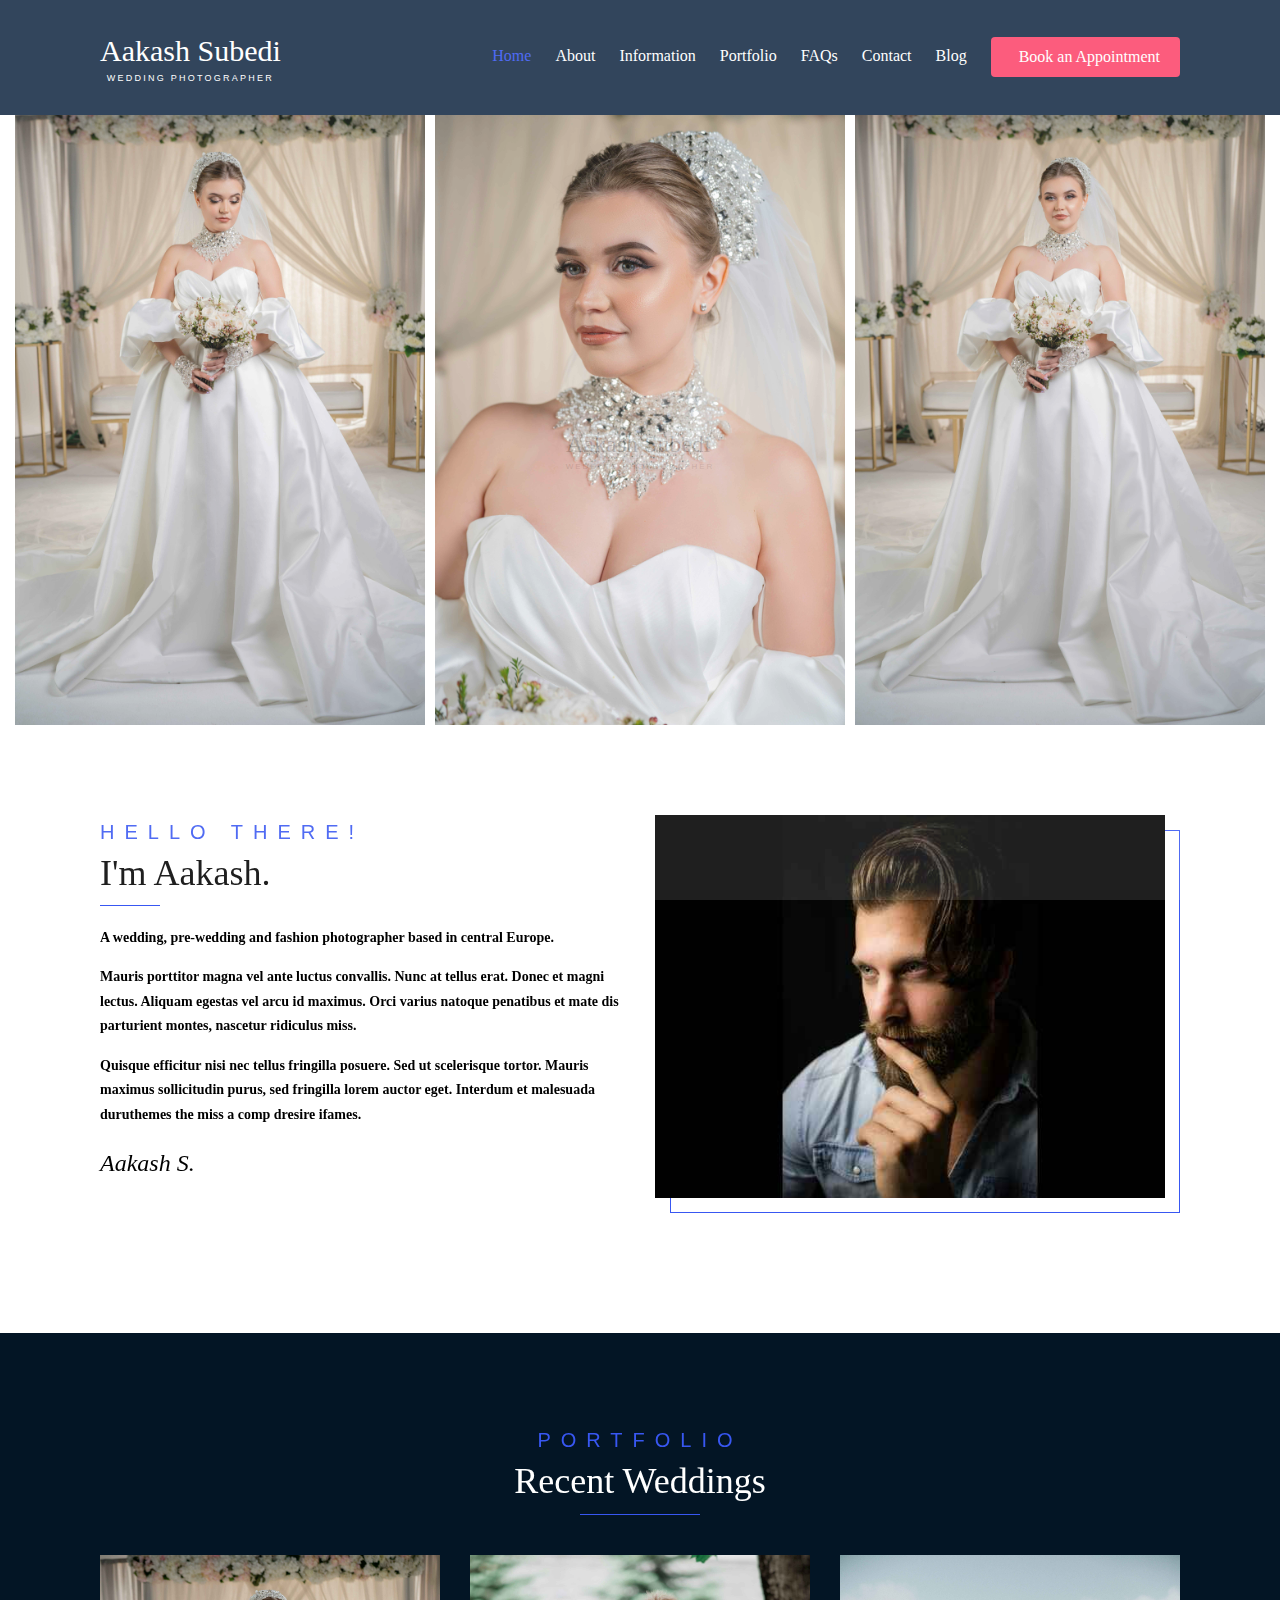
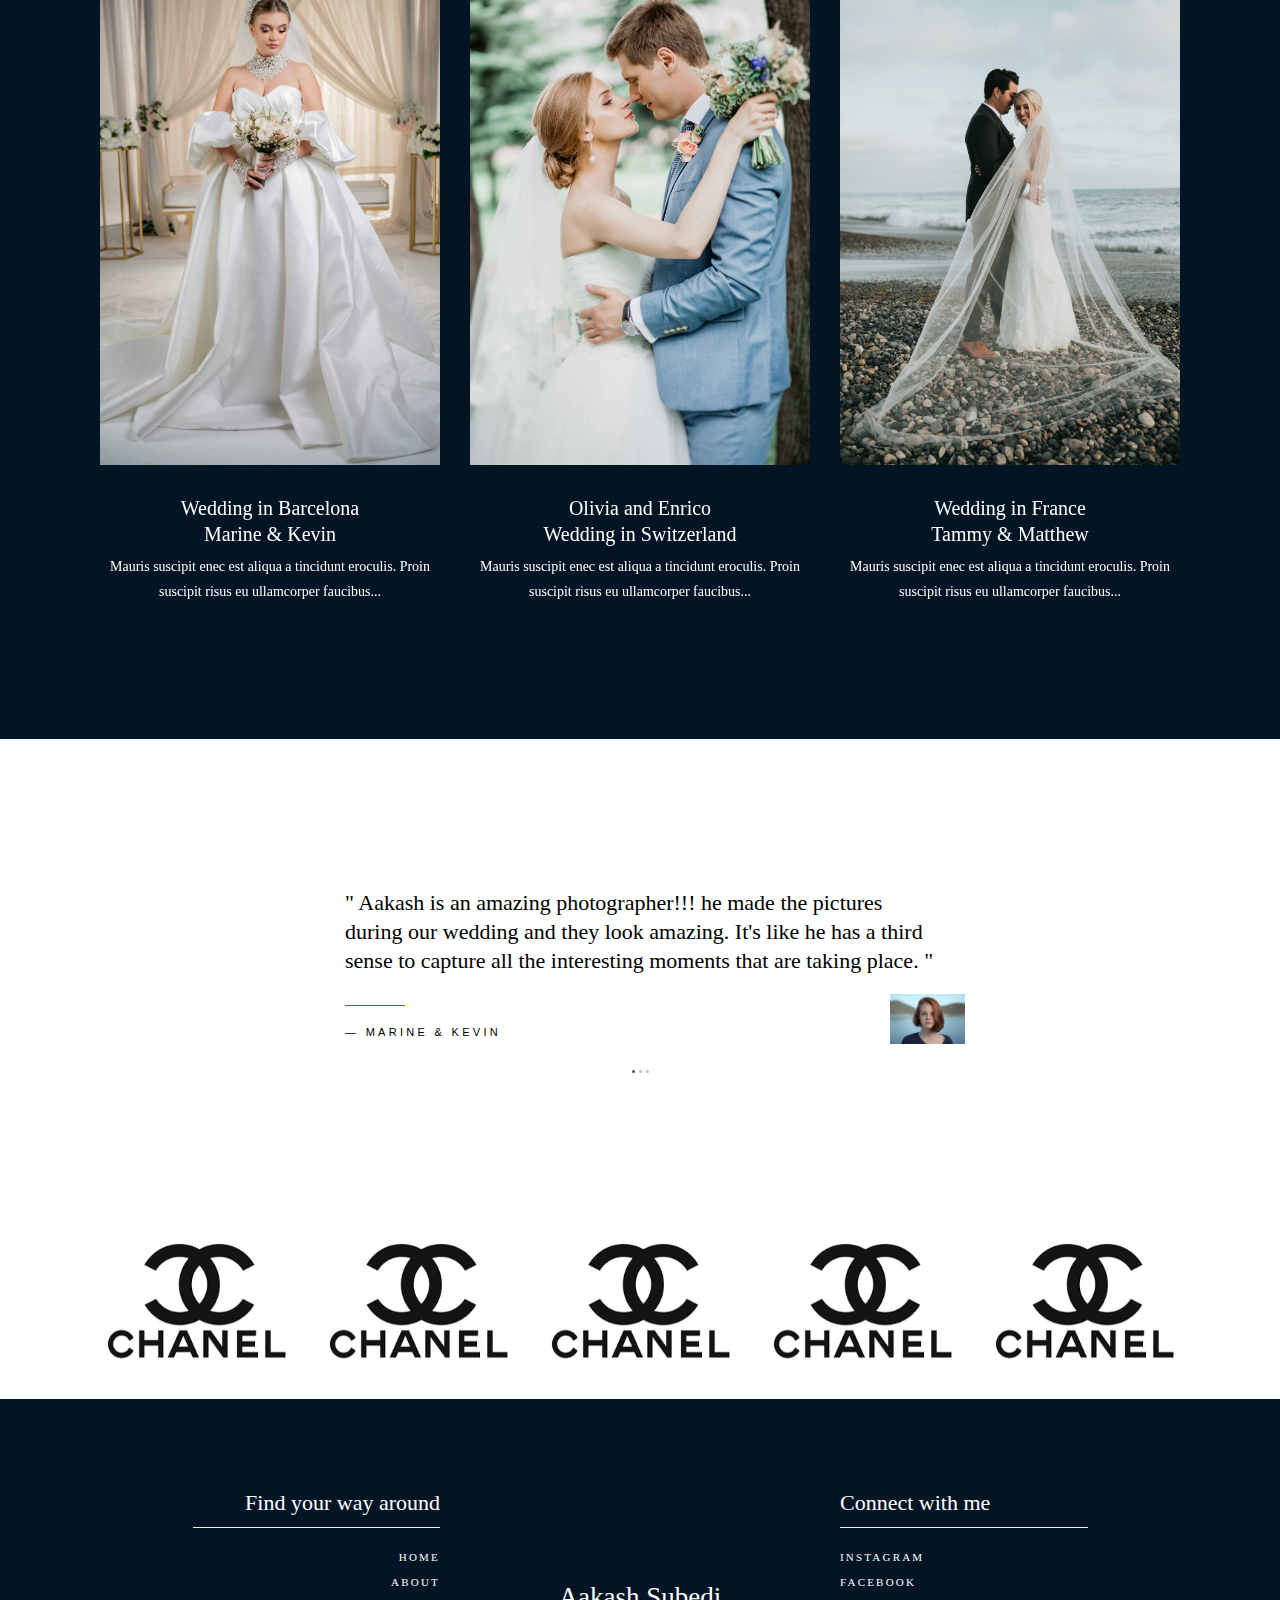
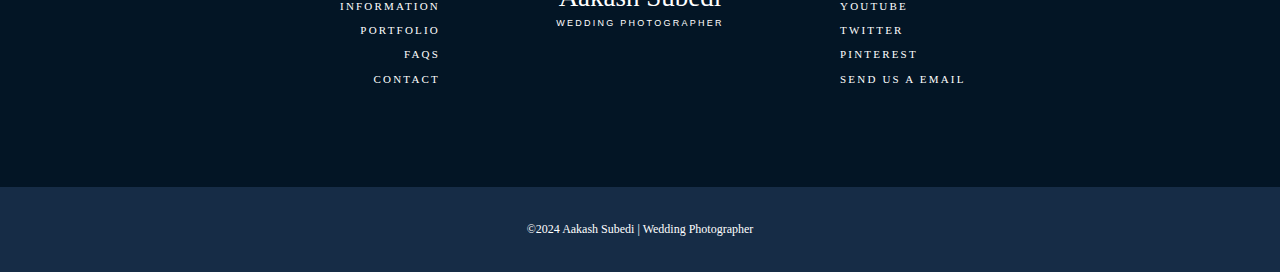
<file: demo-1/index.html>
<!DOCTYPE html>
<html lang="en">

<head>
    <meta charset="utf-8">
    <meta http-equiv="X-UA-Compatible" content="IE=edge">
    <meta name="viewport" content="width=device-width, initial-scale=1">
    <meta name="description"
        content="Capture the magic of your special day with our professional wedding photography services. Contact us for stunning wedding photos that you'll cherish forever.">
    <meta name="keywords"
        content="wedding photographer, wedding photography, wedding photos, professional photographer, wedding memories">
    <meta name="author" content="Aakash Subedi">

    <meta property="og:title" content="Wedding Photographer - Capture Your Special Moments | Your Website Name">
    <meta property="og:description"
        content="Capture the magic of your special day with our professional wedding photography services. Contact us for stunning wedding photos that you'll cherish forever.">
    <meta property="og:image" content="images/background/background1.jpg">
    <meta property="og:url" content="https://photo.on-study.com.com">
    <meta property="og:type" content="website">

    <link rel="icon" type="image/png" href="images/background/background1.jpg" />
    <title>Aakash Subedi | Wedding Photographer - Capture Your Special Moments | Your Website Name</title>
    <link href="css/bootstrap.min.css" rel=stylesheet>
    <link href="css/animate.css" rel="stylesheet">
    <link href="css/themify-icons.css" rel="stylesheet">
    <link href="modules/slick/slick.css" rel="stylesheet">
    <link href="modules/slick/slick-theme.css" rel="stylesheet">
    <link href="modules/magnific-popup/magnific-popup.css" rel="stylesheet">
    <link href="modules/owl-carousel/owl.carousel.min.css" rel="stylesheet">
    <link href="modules/owl-carousel/owl.theme.default.min.css" rel="stylesheet">
    <link href="css/style.css" rel="stylesheet">
    <link rel="stylesheet" href="https://cdnjs.cloudflare.com/ajax/libs/font-awesome/6.5.1/css/all.min.css"
        integrity="sha512-DTOQO9RWCH3ppGqcWaEA1BIZOC6xxalwEsw9c2QQeAIftl+Vegovlnee1c9QX4TctnWMn13TZye+giMm8e2LwA=="
        crossorigin="anonymous" referrerpolicy="no-referrer" />

</head>

<body>
    <!-- Preloader -->
    <div id="karla-page-loading" class="karla-pageloading">
        <div class="karla-pageloading-inner">
            <h2>Aakash Subedi<span>Wedding Photographer</span></h2>
        </div>
    </div>
    <!-- Header -->
    <header>
        <div class="karla-header-navbar">
            <div class="container karla-navbar-container">
                <div class="karla-navigation-wrap bg-light karla-start-header start-style">
                    <div class="container">
                        <div class="row">
                            <div class="col-md-12">
                                <nav class="navbar navbar-expand-md navbar-light">
                                    <!-- Logo -->
                                    <a class="navbar-brand" href="index.html">
                                        <h2>Aakash Subedi<span> Wedding Photographer</span></h2>
                                    </a>
                                    <!-- Menu -->
                                    <button class="navbar-toggler" type="button" data-toggle="collapse"
                                        data-target="#navbarSupportedContent" aria-controls="navbarSupportedContent"
                                        aria-expanded="false" aria-label="Toggle navigation"> <span
                                            class="navbar-toggler-icon"></span> </button>
                                    <div class="collapse navbar-collapse" id="navbarSupportedContent">
                                        <ul class="navbar-nav ml-auto py-4 py-md-0">
                                            <li class="nav-item pl-4 pl-md-0 ml-0 ml-md-4 active"> <a class="nav-link"
                                                    href="index.html">Home</a></li>
                                            <li class="nav-item pl-4 pl-md-0 ml-0 ml-md-4"> <a class="nav-link"
                                                    href="about.html">About</a></li>
                                            <li class="nav-item pl-4 pl-md-0 ml-0 ml-md-4"> <a class="nav-link"
                                                    href="information.html">Information</a></li>
                                            <li class="nav-item pl-4 pl-md-0 ml-0 ml-md-4"> <a class="nav-link"
                                                    href="portfolio.html">Portfolio</a></li>
                                            <li class="nav-item pl-4 pl-md-0 ml-0 ml-md-4"> <a class="nav-link"
                                                    href="faqs.html">FAQs</a> </li>
                                            <li class="nav-item pl-4 pl-md-0 ml-0 ml-md-4"> <a class="nav-link"
                                                    href="contact.html">Contact</a> </li>
                                            <li class="nav-item pl-4 pl-md-0 ml-0 ml-md-4"> <a class="nav-link"
                                                    href="blog.html">Blog</a> </li>
                                            <li class="nav-item pl-4 pl-md-0 ml-0 ml-md-4"> <a href="booking.html"
                                                    class="pro-btn navigation-btn--join pro-btn--default pro-btn--primary"
                                                    title="Books"><i class="fa-solid fa-calendar-check"></i>Book an
                                                    Appointment</a>
                                            </li>
                                        </ul>
                                    </div>
                                </nav>
                            </div>
                        </div>
                    </div>
                </div>
            </div>
        </div>
    </header>
    <!-- Slider -->
    <div class="karla-homepage-slider">
        <div class="container-fluid">
            <div class="row">
                <div class="col-md-12">
                    <div class="karla-slider">
                        <div class="karla-slider-item"> <img class="karla-slider-img" src="images/banner/banner10.jpg"
                                alt="">
                        </div>
                        <div class="karla-slider-item"> <img class="karla-slider-img" src="images/banner/banner11.jpg"
                                alt="">
                        </div>
                        <div class="karla-slider-item"> <img class="karla-slider-img" src="images/banner/banner12.jpg"
                                alt="">
                        </div>
                        <div class="karla-slider-item"> <img class="karla-slider-img" src="images/banner/banner13.jpg"
                                alt="">
                        </div>
                        <div class="karla-slider-item"> <img class="karla-slider-img" src="images/banner/banner17.jpg"
                                alt="">
                        </div>
                        <div class="aakash-slider-item"> <img class="karla-slider-img" src="images/banner/banner15.jpg"
                                alt="">
                        </div>
                    </div>
                </div>
            </div>
        </div>
    </div>
    <!-- About Me -->
    <div class="section-padding">
        <div class="container">
            <div class="row">
                <div class="col-md-6"> <span>Hello there!</span>
                    <h2>I'm Aakash.</h2>
                    <hr class="line line-hr-left">
                    <p style=" font-weight: 800;">A wedding, pre-wedding and fashion photographer based in central
                        Europe.</p>
                    <p style="font-weight: 800;">Mauris porttitor magna vel ante luctus convallis. Nunc at tellus erat.
                        Donec et magni lectus.
                        Aliquam egestas vel arcu id maximus. Orci varius natoque penatibus et mate dis parturient
                        montes, nascetur ridiculus miss.</p>
                    <p style="font-weight: 800;">Quisque efficitur nisi nec tellus fringilla posuere. Sed ut scelerisque
                        tortor. Mauris maximus
                        sollicitudin purus, sed fringilla lorem auctor eget. Interdum et malesuada duruthemes the miss a
                        comp dresire ifames.</p>
                    <p class="signature" style="font-style: italic;">Aakash S.</p>
                </div>
                <div class="col-md-6">
                    <div class="karla-about-img">
                        <div class="img mb-30"> <img src="images/aboutme/profile.jpg" alt=""> </div>
                    </div>
                </div>
            </div>
        </div>
    </div>
    <!-- Recent Weddings -->
    <div class="section-padding recent-weddings bg-gray">
        <div class="container">
            <div class="row">
                <div class="col-md-12 text-center mb-30">
                    <span class="heading-meta">Portfolio</span>
                    <h2 class="pwe-heading" style="color: white;">Recent Weddings</h2>
                    <hr class="line line-hr-center">
                </div>
            </div>
            <div class="row">
                <div class="col-md-4">
                    <div class="item">
                        <div class="recent-weddings-img"> <img src="images/banner/banner10.jpg" alt=""> </div>
                        <div class="content">
                            <h5><a href="post.html">Wedding in Barcelona<br>Marine & Kevin</a></h5>
                            <p style="color: white;">Mauris suscipit enec est aliqua a tincidunt eroculis. Proin
                                suscipit risus eu ullamcorper
                                faucibus...</p>
                        </div>
                    </div>
                </div>
                <div class="col-md-4">
                    <div class="item">
                        <div class="recent-weddings-img"> <img src="images/banner/banner13.jpg" alt=""> </div>
                        <div class="content">
                            <h5><a href="post.html">Olivia and Enrico<br>Wedding in Switzerland</a></h5>
                            <p style="color: white;">Mauris suscipit enec est aliqua a tincidunt eroculis. Proin
                                suscipit risus eu ullamcorper
                                faucibus...</p>
                        </div>
                    </div>
                </div>
                <div class="col-md-4">
                    <div class="item">
                        <div class="recent-weddings-img"> <img src="images/banner/banner15.jpg" alt=""> </div>
                        <div class="content">
                            <h5><a href="post.html">Wedding in France<br>Tammy & Matthew</a></h5>
                            <p style="color: white; font-family: 'Times New Roman', Times,;">Mauris suscipit enec est
                                aliqua a tincidunt eroculis. Proin suscipit risus eu ullamcorper
                                faucibus...</p>
                        </div>
                    </div>
                </div>
            </div>
        </div>
    </div>
    <!-- Testiominals -->
    <div class="section-padding testimonials bg-img bg-fixed" data-overlay-light="1"
        data-background="images/background/background1.jpg">
        <div class="container">
            <div class="row">
                <div class="owl-carousel owl-theme col-md-8 offset-md-2 mb-30">
                    <div class="item-box"> <span class="quote">
                            <img src="images/aboutme/profile11.jpg" alt="">
                        </span>
                        <h3>" Aakash is an amazing photographer!!! he made the pictures during our wedding and they
                            look amazing. It's like he has a third sense to capture all the interesting moments that
                            are taking place. "</h3>
                        <hr class="line line-hr-left">
                        <div class="info">
                            <h6>— Marine & Kevin</h6>
                        </div>
                    </div>
                    <div class="item-box"> <span class="quote">
                            <img src="images/aboutme/profile11.jpg" alt="">
                        </span>
                        <h3>" Aakash is an amazing photographer!!! he made the pictures during our wedding and they
                            look amazing. It's like he has a third sense to capture all the interesting moments that
                            are taking place. "</h3>
                        <hr class="line line-hr-left">
                        <div class="info">
                            <h6>— Olivia & Enrico</h6>
                        </div>
                    </div>
                    <div class="item-box"> <span class="quote">
                            <img src="images/aboutme/profile11.jpg" alt="">
                        </span>
                        <h3>" Aakash is an amazing photographer!!! he made the pictures during our wedding and they
                            look amazing. It's like he has a third sense to capture all the interesting moments that
                            are taking place. "</h3>
                        <hr class="line line-hr-left">
                        <div class="info">
                            <h6>— Tammy & Matthew</h6>
                        </div>
                    </div>
                </div>
            </div>
        </div>
    </div>
    <!-- Clients -->
    <div class="clients">
        <div class="container">
            <div class="row">
                <div class="col-md-12 owl-carousel owl-theme">
                    <div class="client-logo">
                        <a href="#"><img src="images/brand/brand.png" alt=""></a>
                    </div>
                    <div class="client-logo">
                        <a href="#"><img src="images/brand/brand.png" alt=""></a>
                    </div>
                    <div class="client-logo">
                        <a href="#"><img src="images/brand/brand.png" alt=""></a>
                    </div>
                    <div class="client-logo">
                        <a href="#"><img src="images/brand/brand.png" alt=""></a>
                    </div>
                    <div class="client-logo">
                        <a href="#"><img src="images/brand/brand.png" alt=""></a>
                    </div>
                    <div class="client-logo">
                        <a href="#"><img src="images/brand/brand.png" alt=""></a>
                    </div>
                </div>
            </div>
        </div>
    </div>
    <!-- Footer -->
    <footer class="footer-section">
        <div class="footer-top">
            <div class="container">
                <div class="row">
                    <div class="col-md-3 offset-md-1">
                        <div class="left-cont">
                            <h3>Find your way around</h3>
                            <hr class="line mb-30">
                            <ul>
                                <li><a href="index.html">Home</a></li>
                                <li><a href="about.html">About</a></li>
                                <li><a href="information.html">Information</a></li>
                                <li><a href="portfolio.html">Portfolio</a></li>
                                <li><a href="faqs.html">FAQs</a></li>
                                <li><a href="contact.html">Contact</a></li>
                            </ul>
                        </div>
                    </div>
                    <div class="col-md-4 text-center">
                        <div class="center-cont">
                            <h2>Aakash Subedi<span>Wedding Photographer</span></h2>
                        </div>
                    </div>
                    <div class="col-md-3">
                        <div class="right-cont">
                            <h3>Connect with me</h3>
                            <hr class="line mb-30">
                            <ul>
                                <li><a href="index.html#">Instagram</a></li>
                                <li><a href="index.html#">Facebook</a></li>
                                <li><a href="index.html#">YouTube</a></li>
                                <li><a href="index.html#">Twitter</a></li>
                                <li><a href="index.html#">Pinterest</a></li>
                                <li><a href="index.html#">Send us a email</a></li>
                            </ul>
                        </div>
                    </div>
                </div>
            </div>
        </div>
        <div class="footer-bottom">
            <div class="container">
                <div class="row">
                    <div class="col-md-12">
                        <p><small>&copy;2024 Aakash Subedi | Wedding Photographer</small></p>
                    </div>
                </div>
            </div>
        </div>
    </footer>
    <!-- toTop -->
    <a href="#" class="totop">TOP</a>
    <!-- Js -->
    <script src="js/plugins/jquery-3.3.1.min.js"></script>
    <script src="js/plugins/bootstrap.min.js"></script>
    <script src="js/plugins/imagesloaded.pkgd.min.js"></script>
    <script src="js/plugins/jquery.isotope.v3.0.2.js"></script>
    <script src="js/plugins/modernizr-2.6.2.min.js"></script>
    <script src="js/plugins/jquery.waypoints.min.js"></script>
    <script src="modules/owl-carousel/owl.carousel.min.js"></script>
    <script src="modules/slick/slick.js"></script>
    <script src="modules/magnific-popup/jquery.magnific-popup.js"></script>
    <script src="modules/masonry/masonry.pkgd.min.js"></script>
    <script src="js/script.js"></script>
</body>

</html>
</file>
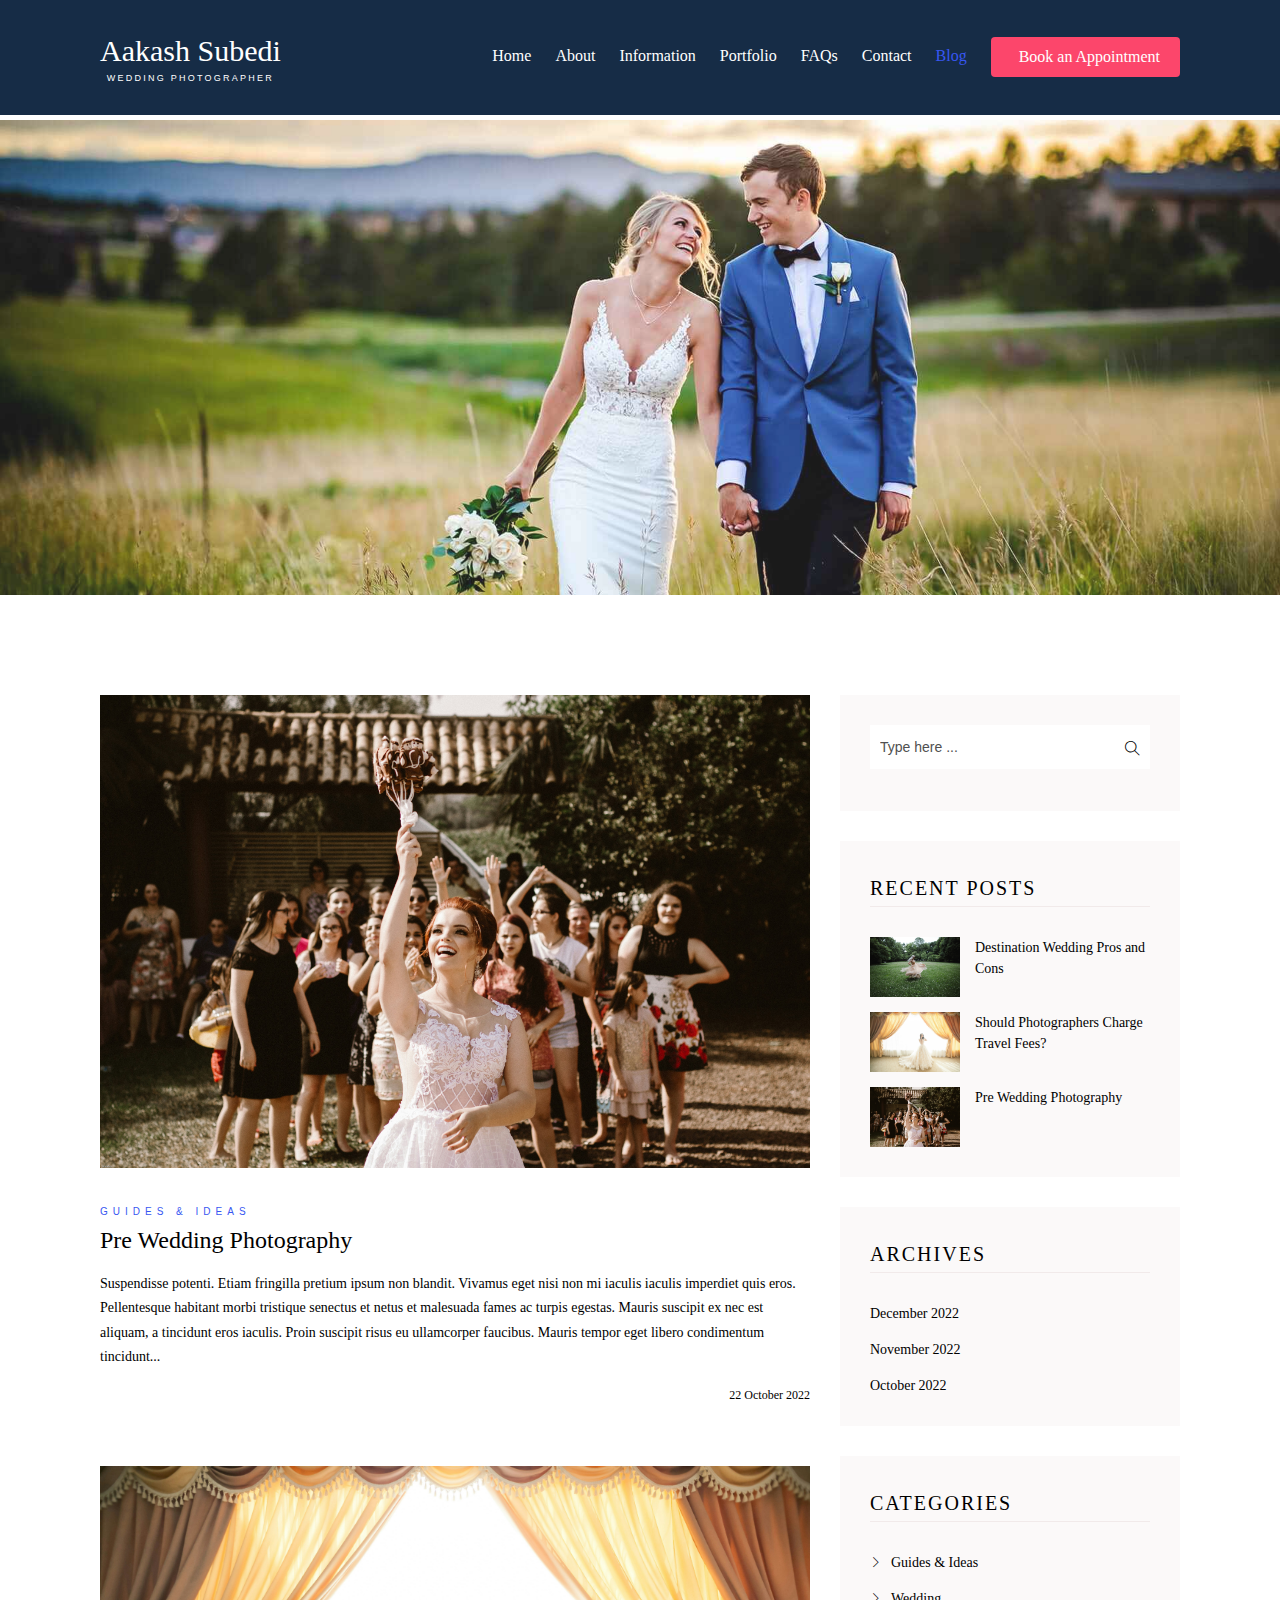
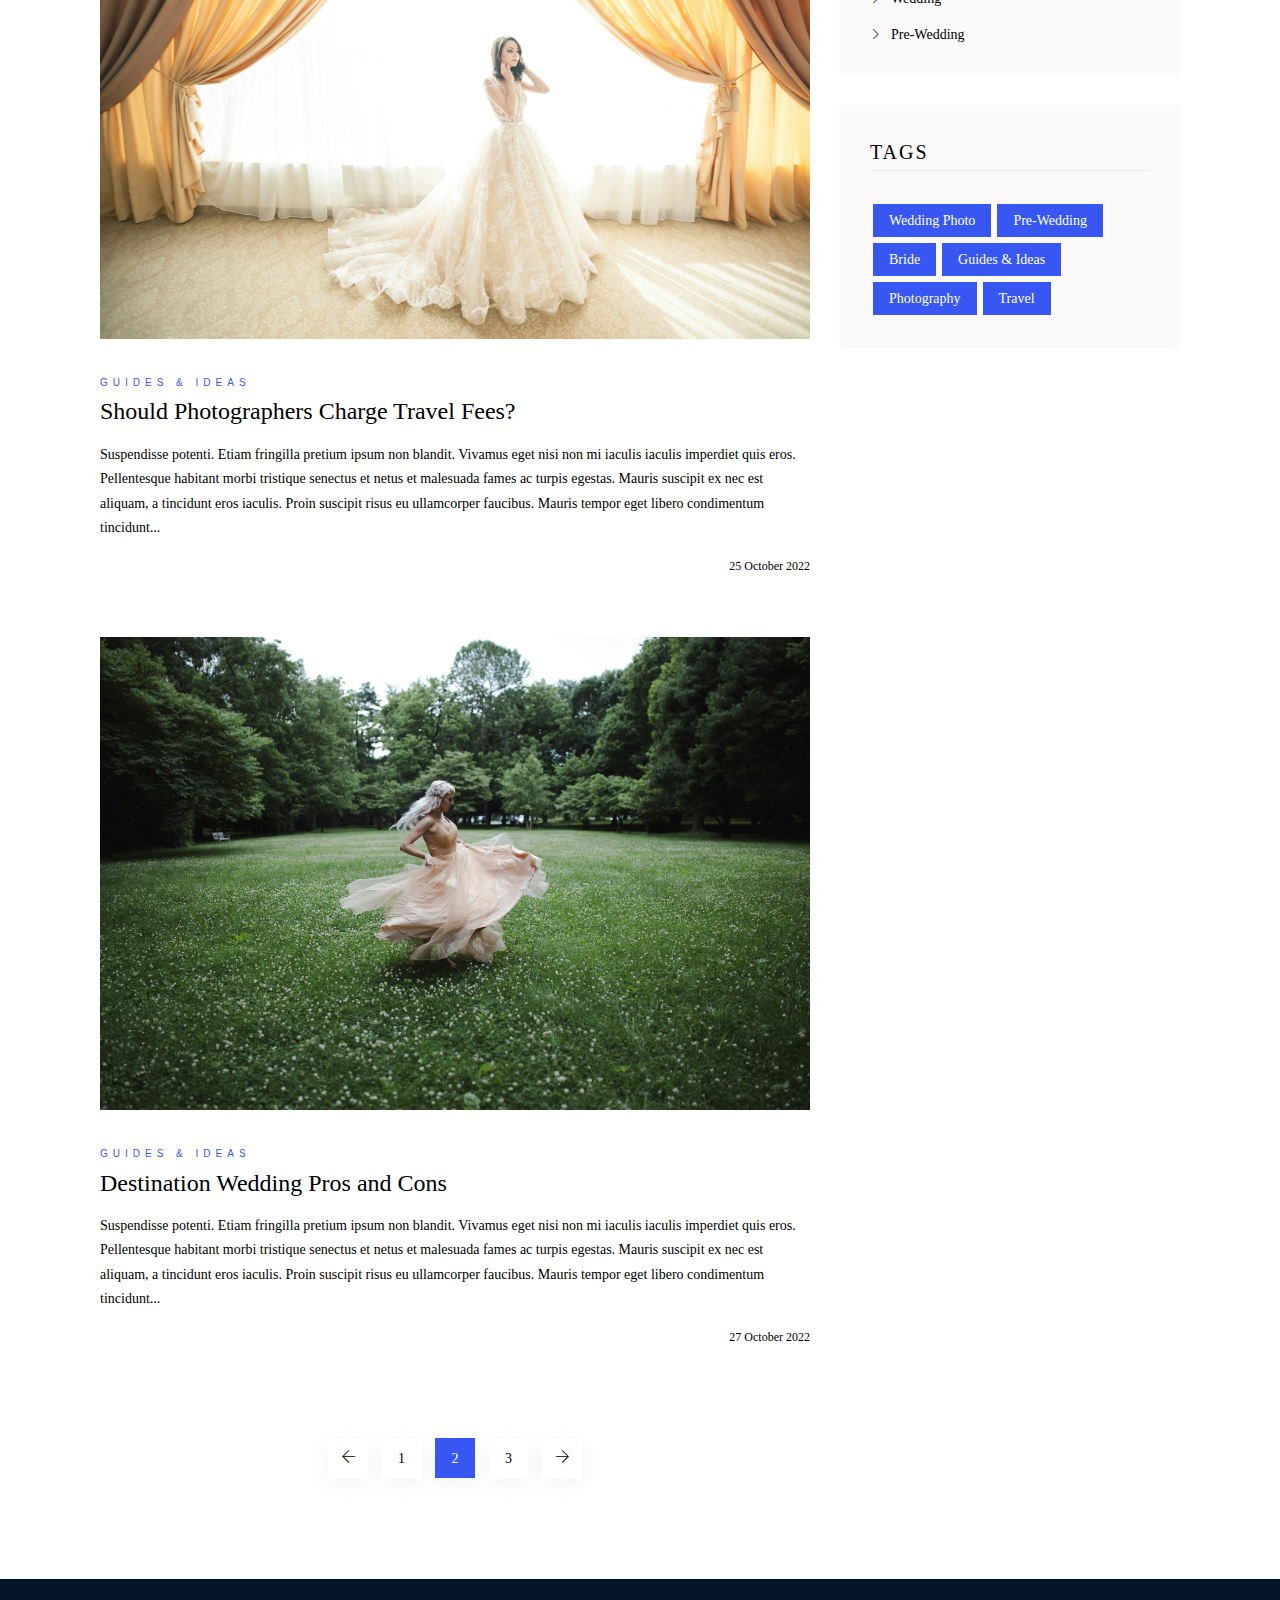
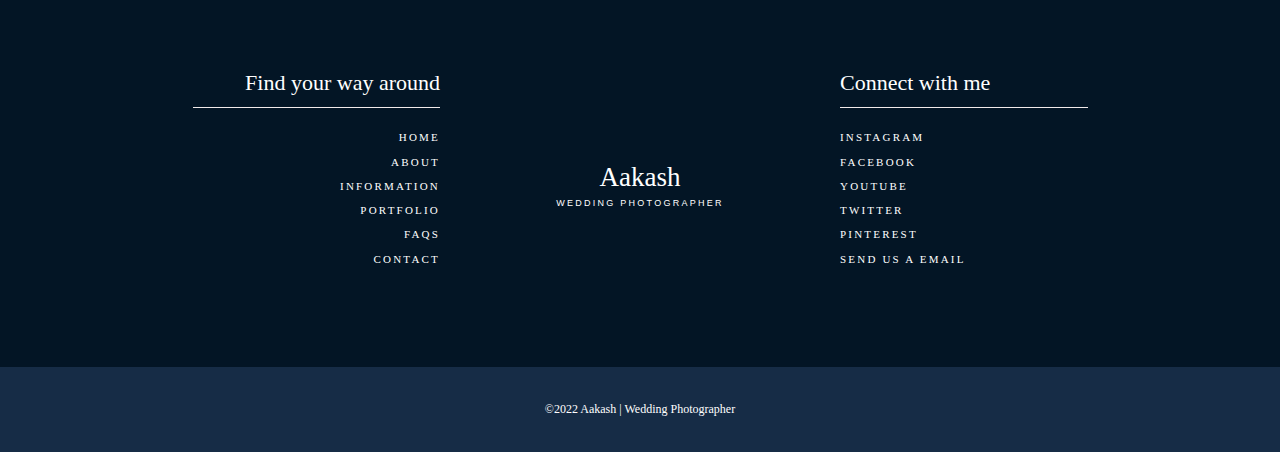
<file: demo-1/blog.html>
<!DOCTYPE html>
<html lang="en">

<head>
    <meta charset="utf-8">
    <meta http-equiv="X-UA-Compatible" content="IE=edge">
    <meta name="viewport" content="width=device-width, initial-scale=1">
    <meta name="description"
        content="Capture the magic of your special day with our professional wedding photography services. Contact us for stunning wedding photos that you'll cherish forever.">
    <meta name="keywords"
        content="wedding photographer, wedding photography, wedding photos, professional photographer, wedding memories">
    <meta name="author" content="Aakash Subedi">

    <meta property="og:title" content="Wedding Photographer - Capture Your Special Moments | Your Website Name">
    <meta property="og:description"
        content="Capture the magic of your special day with our professional wedding photography services. Contact us for stunning wedding photos that you'll cherish forever.">
    <meta property="og:image" content="images/background/background1.jpg">
    <meta property="og:url" content="https://photo.on-study.com.com">
    <meta property="og:type" content="website">

    <link rel="icon" type="image/png" href="images/background/background1.jpg" />
    <title>Aakash Subedi | Wedding Photographer - Capture Your Special Moments | Your Website Name</title>
    <link href="css/bootstrap.min.css" rel=stylesheet>
    <link href="css/animate.css" rel="stylesheet">
    <link href="css/themify-icons.css" rel="stylesheet">
    <link href="modules/slick/slick.css" rel="stylesheet">
    <link href="modules/slick/slick-theme.css" rel="stylesheet">
    <link href="modules/magnific-popup/magnific-popup.css" rel="stylesheet">
    <link href="modules/owl-carousel/owl.carousel.min.css" rel="stylesheet">
    <link href="modules/owl-carousel/owl.theme.default.min.css" rel="stylesheet">
    <link href="css/style.css" rel="stylesheet">
    <link rel="stylesheet" href="https://cdnjs.cloudflare.com/ajax/libs/font-awesome/6.5.1/css/all.min.css"
        integrity="sha512-DTOQO9RWCH3ppGqcWaEA1BIZOC6xxalwEsw9c2QQeAIftl+Vegovlnee1c9QX4TctnWMn13TZye+giMm8e2LwA=="
        crossorigin="anonymous" referrerpolicy="no-referrer" />
</head>

<body>
    <!-- Preloader -->
    <div id="karla-page-loading" class="karla-pageloading">
        <div class="karla-pageloading-inner">
            <h2>Aakash<span>Wedding Photographer</span></h2>
        </div>
    </div>
    <!-- Header -->
    <header>
        <div class="karla-header-navbar">
            <div class="container karla-navbar-container">
                <div class="karla-navigation-wrap bg-light karla-start-header start-style">
                    <div class="container">
                        <div class="row">
                            <div class="col-md-12">
                                <nav class="navbar navbar-expand-md navbar-light">
                                    <!-- Logo -->
                                    <a class="navbar-brand" href="index.html">
                                        <h2>Aakash Subedi<span> Wedding Photographer</span></h2>
                                    </a>
                                    <!-- Menu -->
                                    <button class="navbar-toggler" type="button" data-toggle="collapse"
                                        data-target="#navbarSupportedContent" aria-controls="navbarSupportedContent"
                                        aria-expanded="false" aria-label="Toggle navigation"> <span
                                            class="navbar-toggler-icon"></span> </button>
                                    <div class="collapse navbar-collapse" id="navbarSupportedContent">
                                        <ul class="navbar-nav ml-auto py-4 py-md-0">
                                            <li class="nav-item pl-4 pl-md-0 ml-0 ml-md-4 "> <a class="nav-link"
                                                    href="index.html">Home</a></li>
                                            <li class="nav-item pl-4 pl-md-0 ml-0 ml-md-4"> <a class="nav-link"
                                                    href="about.html">About</a></li>
                                            <li class="nav-item pl-4 pl-md-0 ml-0 ml-md-4"> <a class="nav-link"
                                                    href="information.html">Information</a></li>
                                            <li class="nav-item pl-4 pl-md-0 ml-0 ml-md-4"> <a class="nav-link"
                                                    href="portfolio.html">Portfolio</a></li>
                                            <li class="nav-item pl-4 pl-md-0 ml-0 ml-md-4"> <a class="nav-link"
                                                    href="faqs.html">FAQs</a> </li>
                                            <li class="nav-item pl-4 pl-md-0 ml-0 ml-md-4"> <a class="nav-link"
                                                    href="contact.html">Contact</a> </li>
                                            <li class="nav-item pl-4 pl-md-0 ml-0 ml-md-4 active"> <a class="nav-link"
                                                    href="blog.html">Blog</a> </li>
                                            <li class="nav-item pl-4 pl-md-0 ml-0 ml-md-4"> <a href="#"
                                                    class="pro-btn navigation-btn--join pro-btn--default pro-btn--primary"
                                                    title="Books"><i class="fa-solid fa-calendar-check"></i>Book an
                                                    Appointment</a>
                                            </li>
                                        </ul>
                                    </div>
                                </nav>
                            </div>
                        </div>
                    </div>
                </div>
            </div>
        </div>
    </header>
    <!-- Banner -->
    <div class="ready banner-padding bg-img" data-overlay-light="1" data-background="images/background/background1.jpg">
        <div class="container">
            <div class="row">
                <div class="col-md-12">
                    <div class="cat text-center animate-box fadeInUp animated" data-animate-effect="fadeInUp">
                        <h1>Welcome to the Blog</h1>
                        <hr class="line line-hr-center">
                        <h1>Love Stories & Resources</h1>
                    </div>
                </div>
            </div>
        </div>
    </div>
    <!-- Blog Content & Sidebar -->
    <section id="blog" class="karla-blog-section blog-page section-padding">
        <div class="container">
            <div class="row">
                <div class="col-md-8">
                    <div class="row">
                        <div class="col-md-12">
                            <div class="item">
                                <div class="post-img img-grayscale">
                                    <a href="post.html"> <img src="images/blog/blog2.jpg" alt=""> </a>
                                </div>
                                <div class="post-cont"> <a href="blog.html"><span class="tag">Guides & Ideas</span></a>
                                    <h5>
                                        <a href="post.html">Pre Wedding Photography</a>
                                    </h5>
                                    <p>Suspendisse potenti. Etiam fringilla pretium ipsum non blandit. Vivamus eget nisi
                                        non mi iaculis iaculis imperdiet quis eros. Pellentesque habitant morbi
                                        tristique senectus et netus et malesuada fames ac turpis egestas. Mauris
                                        suscipit ex nec est aliquam, a tincidunt eros iaculis. Proin suscipit risus eu
                                        ullamcorper faucibus. Mauris tempor eget libero condimentum tincidunt...</p>
                                    <div class="info">22 October 2022</div>
                                </div>
                            </div>
                        </div>
                        <div class="col-md-12">
                            <div class="item">
                                <div class="post-img img-grayscale">
                                    <a href="post.html"> <img src="images/blog/blog1.jpg" alt=""> </a>
                                </div>
                                <div class="post-cont"> <a href="blog.html"><span class="tag">Guides & Ideas</span></a>
                                    <h5>
                                        <a href="post.html">Should Photographers Charge Travel Fees?</a>
                                    </h5>
                                    <p>Suspendisse potenti. Etiam fringilla pretium ipsum non blandit. Vivamus eget nisi
                                        non mi iaculis iaculis imperdiet quis eros. Pellentesque habitant morbi
                                        tristique senectus et netus et malesuada fames ac turpis egestas. Mauris
                                        suscipit ex nec est aliquam, a tincidunt eros iaculis. Proin suscipit risus eu
                                        ullamcorper faucibus. Mauris tempor eget libero condimentum tincidunt...</p>
                                    <div class="info">25 October 2022</div>
                                </div>
                            </div>
                        </div>
                        <div class="col-md-12">
                            <div class="item">
                                <div class="post-img img-grayscale">
                                    <a href="post.html"> <img src="images/blog/blog3.jpg" alt=""> </a>
                                </div>
                                <div class="post-cont"> <a href="blog.html"><span class="tag">Guides & Ideas</span></a>
                                    <h5>
                                        <a href="post.html">Destination Wedding Pros and Cons</a>
                                    </h5>
                                    <p>Suspendisse potenti. Etiam fringilla pretium ipsum non blandit. Vivamus eget nisi
                                        non mi iaculis iaculis imperdiet quis eros. Pellentesque habitant morbi
                                        tristique senectus et netus et malesuada fames ac turpis egestas. Mauris
                                        suscipit ex nec est aliquam, a tincidunt eros iaculis. Proin suscipit risus eu
                                        ullamcorper faucibus. Mauris tempor eget libero condimentum tincidunt...</p>
                                    <div class="info">27 October 2022</div>
                                </div>
                            </div>
                        </div>
                    </div>
                    <div class="row">
                        <div class="col-md-12 text-center">
                            <!-- Pagination -->
                            <ul class="blog-pagination-wrap align-center">
                                <li><a href="blog.html#"><i class="ti-arrow-left"></i></a></li>
                                <li><a href="blog.html#">1</a></li>
                                <li><a href="blog.html#" class="active">2</a></li>
                                <li><a href="blog.html#">3</a></li>
                                <li><a href="blog.html#"><i class="ti-arrow-right"></i></a></li>
                            </ul>
                        </div>
                    </div>
                </div>
                <div class="col-md-4">
                    <div class="blog-sidebar row">
                        <div class="col-md-12">
                            <div class="widget search">
                                <form>
                                    <input type="text" name="search" placeholder="Type here ...">
                                    <button type="submit"><i class="ti-search" aria-hidden="true"></i></button>
                                </form>
                            </div>
                        </div>
                        <div class="col-md-12">
                            <div class="widget">
                                <div class="widget-title">
                                    <h6>Recent Posts</h6>
                                </div>
                                <ul class="recent">
                                    <li>
                                        <div class="thum"> <img src="images/blog/blog3.jpg" alt=""> </div> <a
                                            href="#">Destination Wedding Pros and Cons</a>
                                    </li>
                                    <li>
                                        <div class="thum"> <img src="images/blog/blog1.jpg" alt=""> </div> <a
                                            href="#">Should Photographers Charge Travel Fees?</a>
                                    </li>
                                    <li>
                                        <div class="thum"> <img src="images/blog/blog2.jpg" alt=""> </div> <a
                                            href="#">Pre Wedding Photography</a>
                                    </li>
                                </ul>
                            </div>
                        </div>
                        <div class="col-md-12">
                            <div class="widget">
                                <div class="widget-title">
                                    <h6>Archives</h6>
                                </div>
                                <ul>
                                    <li><a href="#">December 2022</a></li>
                                    <li><a href="#">November 2022</a></li>
                                    <li><a href="#">October 2022</a></li>
                                </ul>
                            </div>
                        </div>
                        <div class="col-md-12">
                            <div class="widget">
                                <div class="widget-title">
                                    <h6>Categories</h6>
                                </div>
                                <ul>
                                    <li><a href="post.html"><i class="ti-angle-right"></i>Guides & Ideas</a></li>
                                    <li><a href="post.html"><i class="ti-angle-right"></i>Wedding</a></li>
                                    <li><a href="post.html"><i class="ti-angle-right"></i>Pre-Wedding</a></li>
                                </ul>
                            </div>
                        </div>
                        <div class="col-md-12">
                            <div class="widget">
                                <div class="widget-title">
                                    <h6>Tags</h6>
                                </div>
                                <ul class="tags">
                                    <li><a href="#">Wedding Photo</a></li>
                                    <li><a href="#">Pre-Wedding</a></li>
                                    <li><a href="#">Bride</a></li>
                                    <li><a href="#">Guides & Ideas</a></li>
                                    <li><a href="#">Photography</a></li>
                                    <li><a href="#">Travel</a></li>
                                </ul>
                            </div>
                        </div>
                    </div>
                </div>
            </div>
        </div>
    </section>
    <!-- Footer -->
    <footer class="footer-section">
        <div class="footer-top">
            <div class="container">
                <div class="row">
                    <div class="col-md-3 offset-md-1">
                        <div class="left-cont">
                            <h3>Find your way around</h3>
                            <hr class="line mb-30">
                            <ul>
                                <li><a href="index.html">Home</a></li>
                                <li><a href="about.html">About</a></li>
                                <li><a href="information.html">Information</a></li>
                                <li><a href="portfolio.html">Portfolio</a></li>
                                <li><a href="faqs.html">FAQs</a></li>
                                <li><a href="contact.html">Contact</a></li>
                            </ul>
                        </div>
                    </div>
                    <div class="col-md-4 text-center">
                        <div class="center-cont">
                            <h2>Aakash<span>Wedding Photographer</span></h2>
                        </div>
                    </div>
                    <div class="col-md-3">
                        <div class="right-cont">
                            <h3>Connect with me</h3>
                            <hr class="line mb-30">
                            <ul>
                                <li><a href="index.html#">Instagram</a></li>
                                <li><a href="index.html#">Facebook</a></li>
                                <li><a href="index.html#">YouTube</a></li>
                                <li><a href="index.html#">Twitter</a></li>
                                <li><a href="index.html#">Pinterest</a></li>
                                <li><a href="index.html#">Send us a email</a></li>
                            </ul>
                        </div>
                    </div>
                </div>
            </div>
        </div>
        <div class="footer-bottom">
            <div class="container">
                <div class="row">
                    <div class="col-md-12">
                        <p><small>&copy;2022 Aakash | Wedding Photographer</small></p>
                    </div>
                </div>
            </div>
        </div>
    </footer>
    <!-- toTop -->
    <a href="#" class="totop">TOP</a>
    <!-- Js -->
    <script src="js/plugins/jquery-3.3.1.min.js"></script>
    <script src="js/plugins/bootstrap.min.js"></script>
    <script src="js/plugins/imagesloaded.pkgd.min.js"></script>
    <script src="js/plugins/jquery.isotope.v3.0.2.js"></script>
    <script src="js/plugins/modernizr-2.6.2.min.js"></script>
    <script src="js/plugins/jquery.waypoints.min.js"></script>
    <script src="modules/owl-carousel/owl.carousel.min.js"></script>
    <script src="modules/slick/slick.js"></script>
    <script src="modules/magnific-popup/jquery.magnific-popup.js"></script>
    <script src="modules/masonry/masonry.pkgd.min.js"></script>
    <script src="js/script.js"></script>
</body>

</html>
</file>
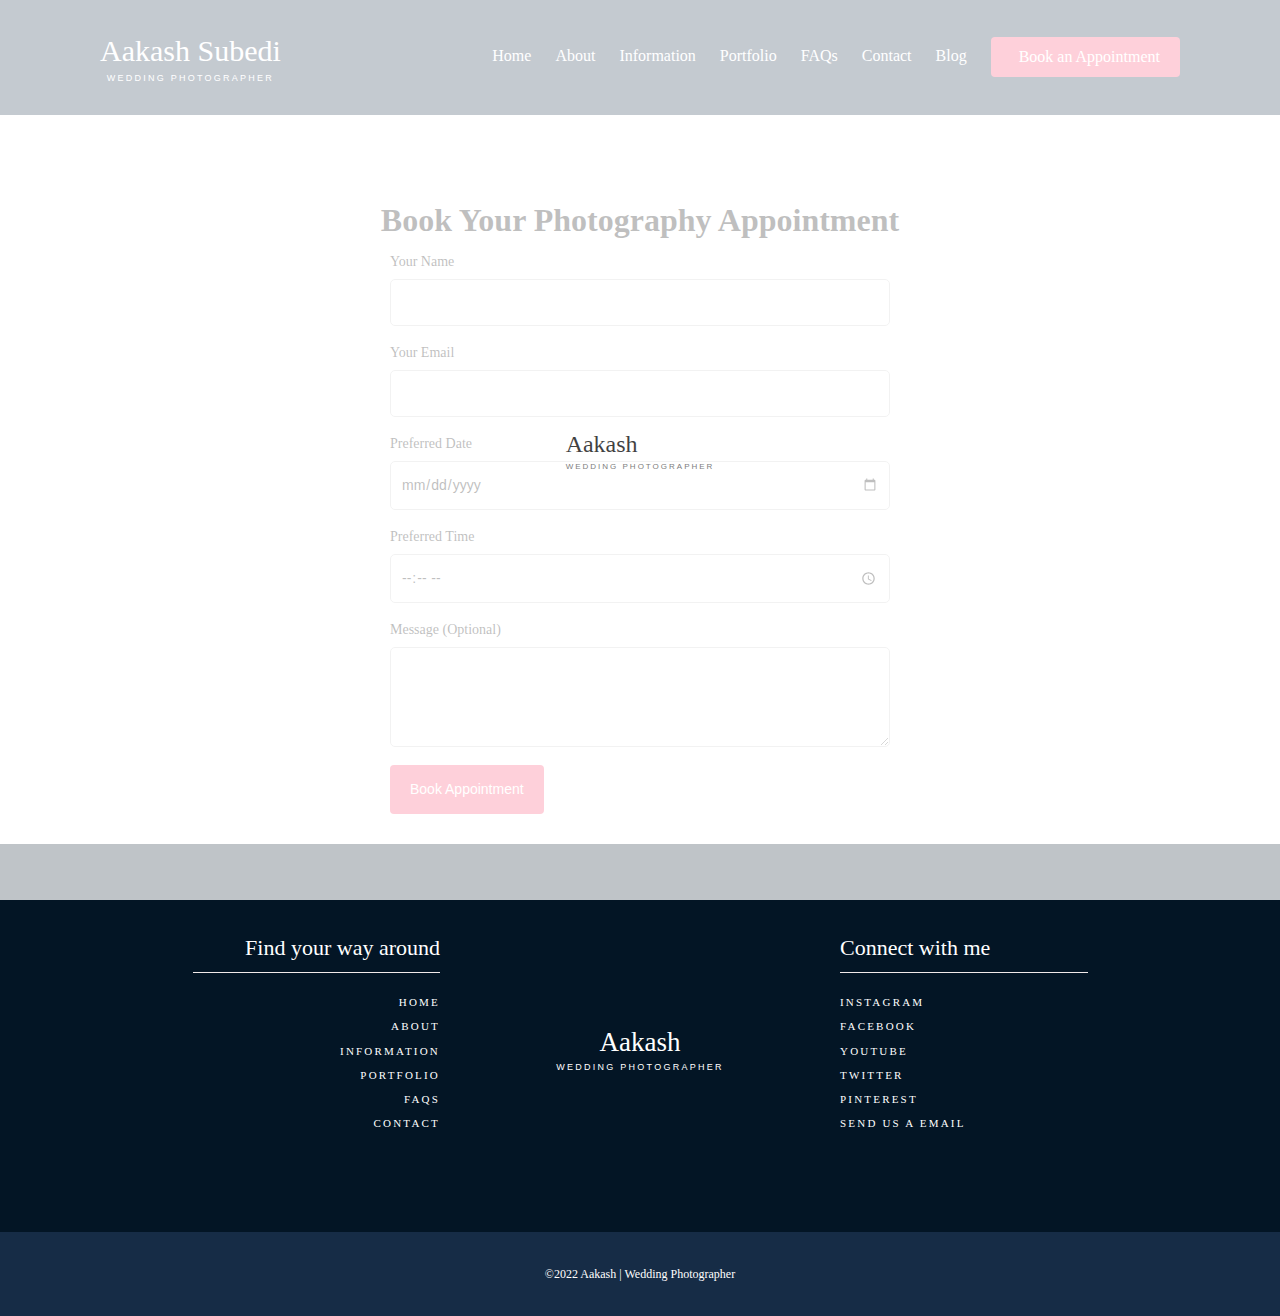
<file: demo-1/booking.html>
<!DOCTYPE html>
<html lang="en">

<head>
    <meta charset="utf-8">
    <meta http-equiv="X-UA-Compatible" content="IE=edge">
    <meta name="viewport" content="width=device-width, initial-scale=1">
    <meta name="description"
        content="Capture the magic of your special day with our professional wedding photography services. Contact us for stunning wedding photos that you'll cherish forever.">
    <meta name="keywords"
        content="wedding photographer, wedding photography, wedding photos, professional photographer, wedding memories">
    <meta name="author" content="Aakash Subedi">

    <meta property="og:title" content="Wedding Photographer - Capture Your Special Moments | Your Website Name">
    <meta property="og:description"
        content="Capture the magic of your special day with our professional wedding photography services. Contact us for stunning wedding photos that you'll cherish forever.">
    <meta property="og:image" content="images/background/background1.jpg">
    <meta property="og:url" content="https://photo.on-study.com.com">
    <meta property="og:type" content="website">

    <link rel="icon" type="image/png" href="images/background/background1.jpg" />
    <title>Aakash Subedi | Wedding Photographer - Capture Your Special Moments | Your Website Name</title>
    <link href="css/bootstrap.min.css" rel=stylesheet>
    <link href="css/animate.css" rel="stylesheet">
    <link href="css/themify-icons.css" rel="stylesheet">
    <link href="modules/slick/slick.css" rel="stylesheet">
    <link href="modules/slick/slick-theme.css" rel="stylesheet">
    <link href="modules/magnific-popup/magnific-popup.css" rel="stylesheet">
    <link href="modules/owl-carousel/owl.carousel.min.css" rel="stylesheet">
    <link href="modules/owl-carousel/owl.theme.default.min.css" rel="stylesheet">
    <link href="css/style.css" rel="stylesheet">
    <link rel="stylesheet" href="https://cdnjs.cloudflare.com/ajax/libs/font-awesome/6.5.1/css/all.min.css"
        integrity="sha512-DTOQO9RWCH3ppGqcWaEA1BIZOC6xxalwEsw9c2QQeAIftl+Vegovlnee1c9QX4TctnWMn13TZye+giMm8e2LwA=="
        crossorigin="anonymous" referrerpolicy="no-referrer" />

<style>
    /* Custom CSS for the form */
.container {
    margin-top: 0px;
}

#appointmentForm {
    max-width: 500px;
    margin: 0 auto;
}

label {
    display: block;
    margin-bottom: 5px;
}

input[type="text"],
input[type="email"],
input[type="date"],
input[type="time"],
textarea {
    width: 100%;
    padding: 10px;
    margin-bottom: 15px;
    border: 1px solid #ccc;
    border-radius: 5px;
    box-sizing: border-box;
}

textarea {
    height: 100px;
}

input[type="submit"] {
    background-color: #fc466b;
    color: white;
    padding: 12px 20px;
    border: none;
    border-radius: 4px;
    cursor: pointer;
    margin-bottom: 30px;
}

input[type="submit"]:hover {
    background-color: #45a049;
}

/* Optional: Style for the error messages */
.error-message {
    color: red;
    font-size: 0.8em;
    margin-top: 5px;
}

/* Optional: Style for the success message */
.success-message {
    color: green;
    font-size: 0.8em;
    margin-top: 5px;
}

</style>
        
</head>

<body>
    <!-- Preloader -->
    <div id="karla-page-loading" class="karla-pageloading">
        <div class="karla-pageloading-inner">
            <h2>Aakash<span>Wedding Photographer</span></h2>
        </div>
    </div>
    <!-- Header -->
    <header>
        <div class="karla-header-navbar">
            <div class="container karla-navbar-container">
                <div class="karla-navigation-wrap bg-light karla-start-header start-style">
                    <div class="container">
                        <div class="row">
                            <div class="col-md-12">
                                <nav class="navbar navbar-expand-md navbar-light">
                                    <!-- Logo -->
                                    <a class="navbar-brand" href="index.html">
                                        <h2>Aakash Subedi<span> Wedding Photographer</span></h2>
                                    </a>
                                    <!-- Menu -->
                                    <button class="navbar-toggler" type="button" data-toggle="collapse"
                                        data-target="#navbarSupportedContent" aria-controls="navbarSupportedContent"
                                        aria-expanded="false" aria-label="Toggle navigation"> <span
                                            class="navbar-toggler-icon"></span> </button>
                                    <div class="collapse navbar-collapse" id="navbarSupportedContent">
                                        <ul class="navbar-nav ml-auto py-4 py-md-0">
                                            <li class="nav-item pl-4 pl-md-0 ml-0 ml-md-4 "> <a class="nav-link"
                                                    href="index.html">Home</a></li>
                                            <li class="nav-item pl-4 pl-md-0 ml-0 ml-md-4"> <a class="nav-link"
                                                    href="about.html">About</a></li>
                                            <li class="nav-item pl-4 pl-md-0 ml-0 ml-md-4"> <a class="nav-link"
                                                    href="information.html">Information</a></li>
                                            <li class="nav-item pl-4 pl-md-0 ml-0 ml-md-4"> <a class="nav-link"
                                                    href="portfolio.html">Portfolio</a></li>
                                            <li class="nav-item pl-4 pl-md-0 ml-0 ml-md-4"> <a class="nav-link"
                                                    href="faqs.html">FAQs</a> </li>
                                            <li class="nav-item pl-4 pl-md-0 ml-0 ml-md-4"> <a class="nav-link"
                                                    href="contact.html">Contact</a> </li>
                                            <li class="nav-item pl-4 pl-md-0 ml-0 ml-md-4 "> <a class="nav-link"
                                                    href="blog.html">Blog</a> </li>
                                            <li class="nav-item pl-4 pl-md-0 ml-0 ml-md-4 active"> <a href="#"
                                                    class="pro-btn navigation-btn--join pro-btn--default pro-btn--primary"
                                                    title="Books"><i class="fa-solid fa-calendar-check"></i>Book an
                                                    Appointment</a>
                                            </li>
                                        </ul>
                                    </div>
                                </nav>
                            </div>
                        </div>
                    </div>
                </div>
            </div>
        </div>
    </header>
        
<div class="container" style="margin-top: 200px;">
    <h2 style="font-weight: 600; text-align: center;">Book Your Photography Appointment</h2>
    <form id="appointmentForm">
        <label for="name">Your Name</label>
        <input type="text" id="name" name="name" required>

        <label for="email">Your Email</label>
        <input type="email" id="email" name="email" required>

        <label for="date">Preferred Date</label>
        <input type="date" id="date" name="date" required>

        <label for="time">Preferred Time</label>
        <input type="time" id="time" name="time" required>

        <label for="message">Message (Optional)</label>
        <textarea id="message" name="message" rows="4"></textarea>

        <input type="submit" value="Book Appointment">
    </form>
</div>

    <!-- Footer -->
    <footer class="footer-section">
        <div class="footer-top">
            <div class="container">
                <div class="row">
                    <div class="col-md-3 offset-md-1">
                        <div class="left-cont">
                            <h3>Find your way around</h3>
                            <hr class="line mb-30">
                            <ul>
                                <li><a href="index.html">Home</a></li>
                                <li><a href="about.html">About</a></li>
                                <li><a href="information.html">Information</a></li>
                                <li><a href="portfolio.html">Portfolio</a></li>
                                <li><a href="faqs.html">FAQs</a></li>
                                <li><a href="contact.html">Contact</a></li>
                            </ul>
                        </div>
                    </div>
                    <div class="col-md-4 text-center">
                        <div class="center-cont">
                            <h2>Aakash<span>Wedding Photographer</span></h2>
                        </div>
                    </div>
                    <div class="col-md-3">
                        <div class="right-cont">
                            <h3>Connect with me</h3>
                            <hr class="line mb-30">
                            <ul>
                                <li><a href="index.html#">Instagram</a></li>
                                <li><a href="index.html#">Facebook</a></li>
                                <li><a href="index.html#">YouTube</a></li>
                                <li><a href="index.html#">Twitter</a></li>
                                <li><a href="index.html#">Pinterest</a></li>
                                <li><a href="index.html#">Send us a email</a></li>
                            </ul>
                        </div>
                    </div>
                </div>
            </div>
        </div>
        <div class="footer-bottom">
            <div class="container">
                <div class="row">
                    <div class="col-md-12">
                        <p><small>&copy;2022 Aakash | Wedding Photographer</small></p>
                    </div>
                </div>
            </div>
        </div>
    </footer>
    <!-- toTop -->
    <a href="#" class="totop">TOP</a>
    <!-- Js -->
    <script src="js/plugins/jquery-3.3.1.min.js"></script>
    <script src="js/plugins/bootstrap.min.js"></script>
    <script src="js/plugins/imagesloaded.pkgd.min.js"></script>
    <script src="js/plugins/jquery.isotope.v3.0.2.js"></script>
    <script src="js/plugins/modernizr-2.6.2.min.js"></script>
    <script src="js/plugins/jquery.waypoints.min.js"></script>
    <script src="modules/owl-carousel/owl.carousel.min.js"></script>
    <script src="modules/slick/slick.js"></script>
    <script src="modules/magnific-popup/jquery.magnific-popup.js"></script>
    <script src="modules/masonry/masonry.pkgd.min.js"></script>
    <script src="js/script.js"></script>
</body>

</html>
</file>
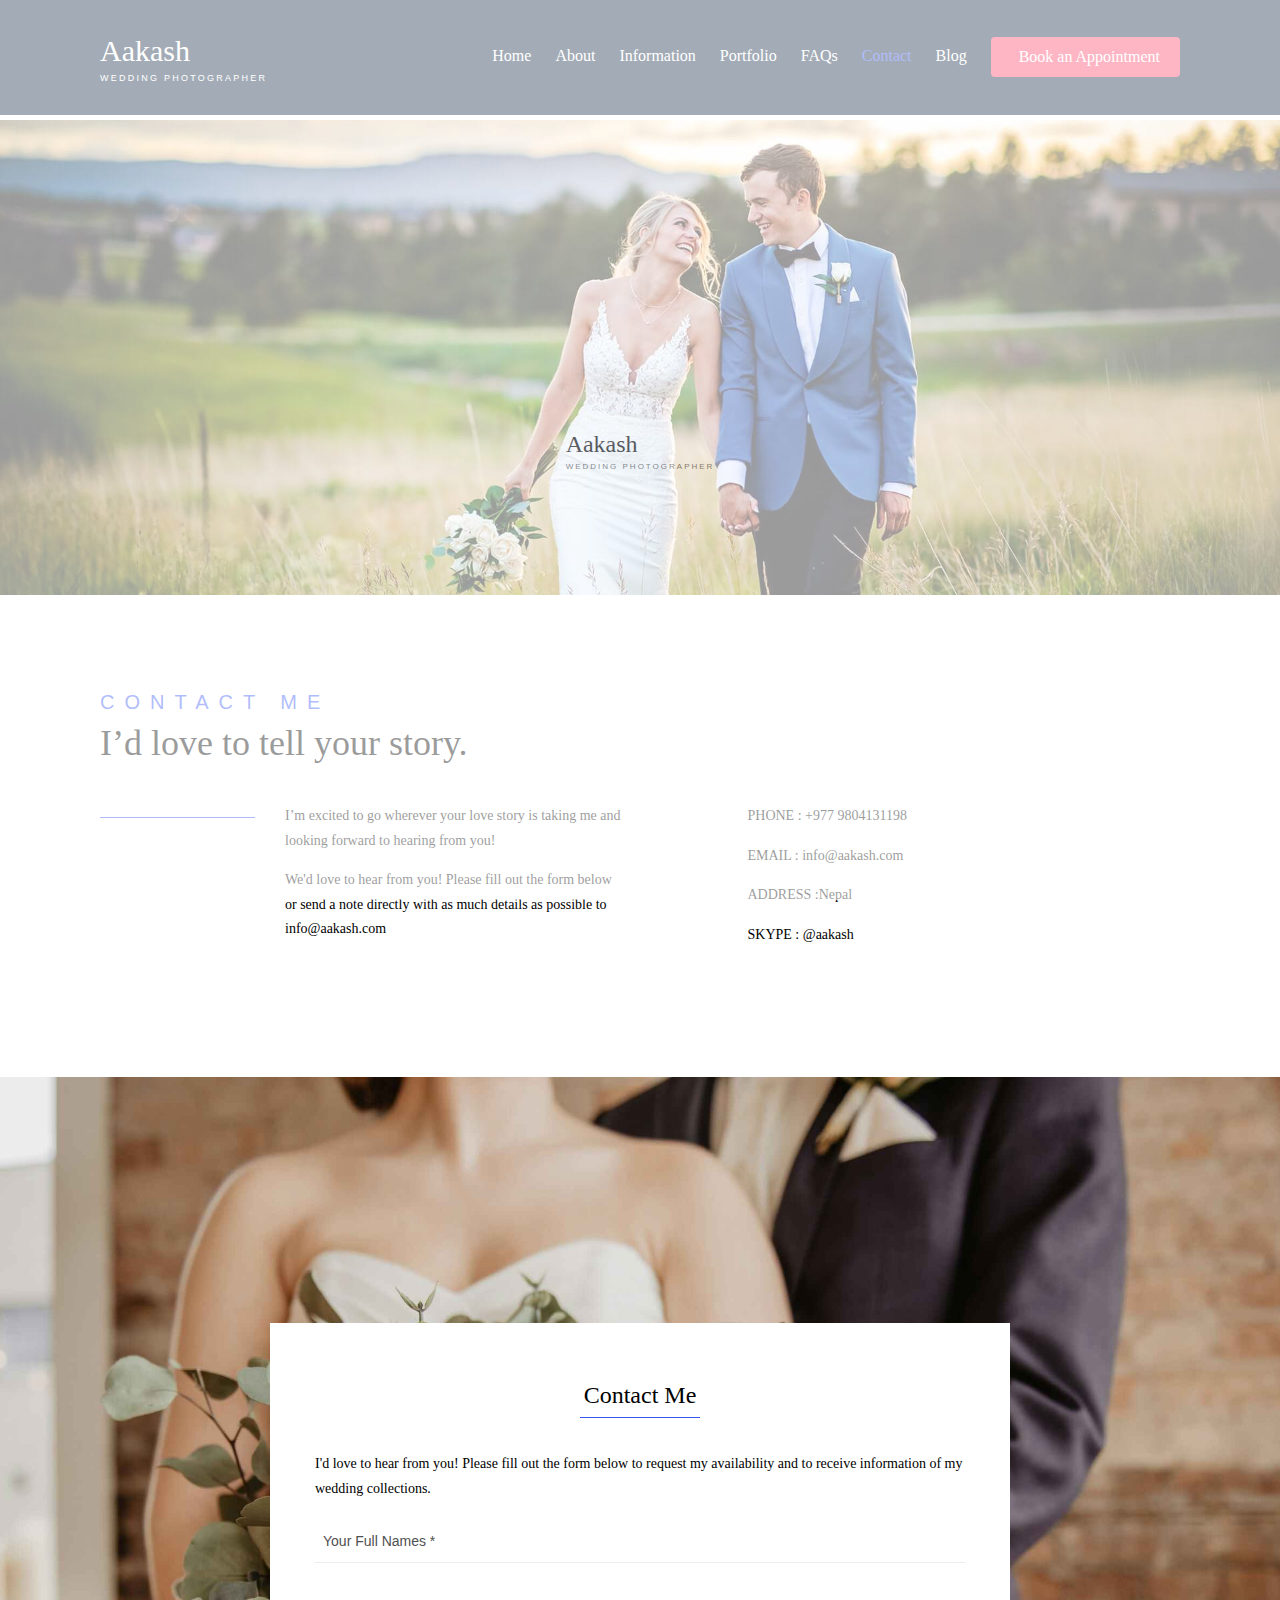
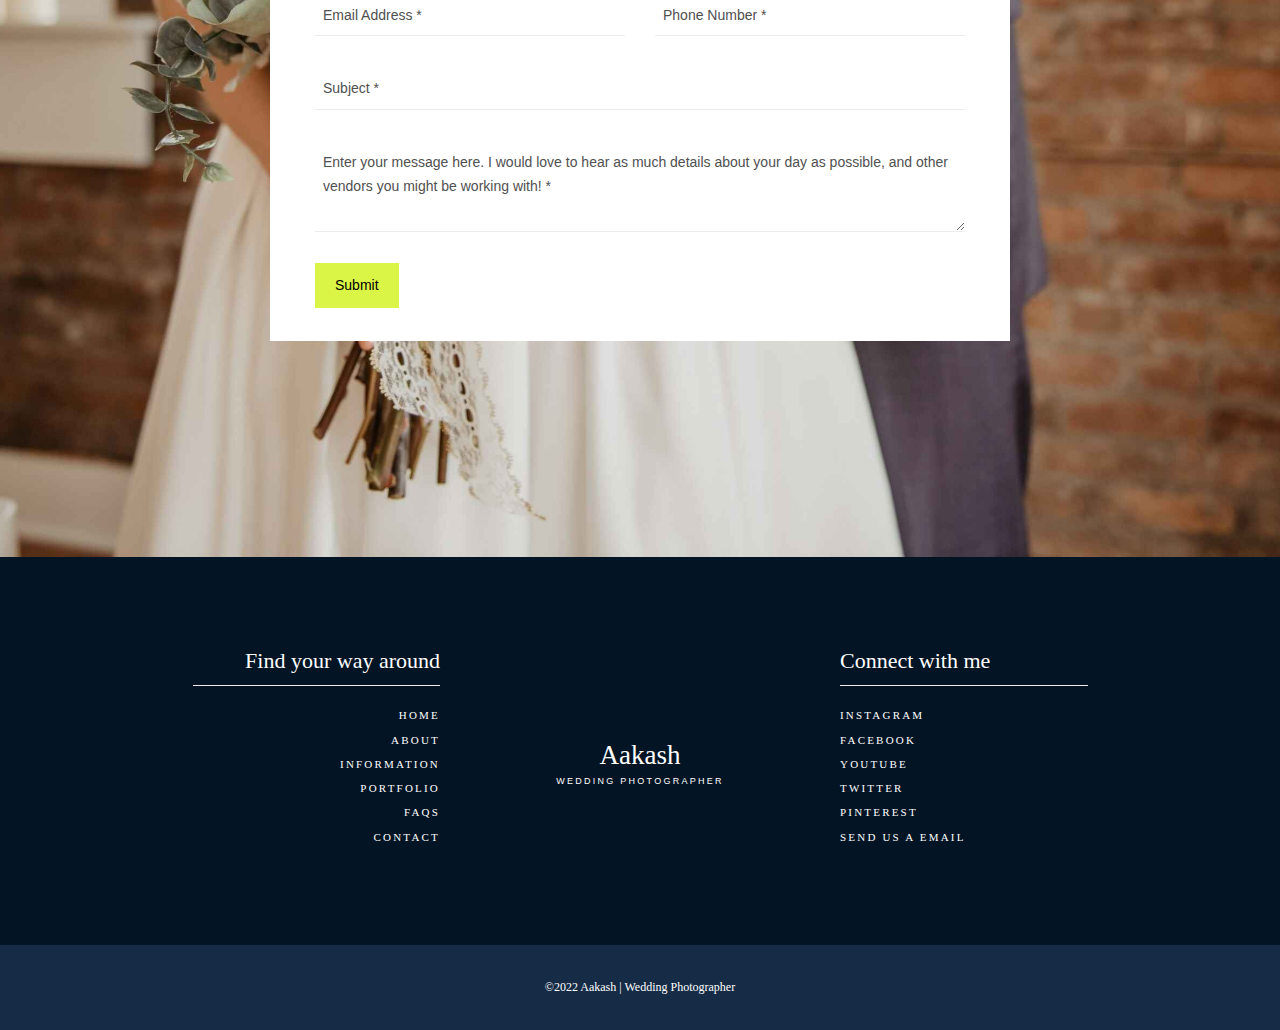
<file: demo-1/contact.html>
<!DOCTYPE html>
<html lang="en">

<head>
    <meta charset="utf-8">
    <meta http-equiv="X-UA-Compatible" content="IE=edge">
    <meta name="viewport" content="width=device-width, initial-scale=1">
    <meta name="description"
        content="Capture the magic of your special day with our professional wedding photography services. Contact us for stunning wedding photos that you'll cherish forever.">
    <meta name="keywords"
        content="wedding photographer, wedding photography, wedding photos, professional photographer, wedding memories">
    <meta name="author" content="Aakash Subedi">

    <meta property="og:title" content="Wedding Photographer - Capture Your Special Moments | Your Website Name">
    <meta property="og:description"
        content="Capture the magic of your special day with our professional wedding photography services. Contact us for stunning wedding photos that you'll cherish forever.">
    <meta property="og:image" content="images/background/background1.jpg">
    <meta property="og:url" content="https://photo.on-study.com.com">
    <meta property="og:type" content="website">

    <link rel="icon" type="image/png" href="images/background/background1.jpg" />
    <title>Aakash Subedi | Wedding Photographer - Capture Your Special Moments | Your Website Name</title>
    <link href="css/bootstrap.min.css" rel=stylesheet>
    <link href="css/animate.css" rel="stylesheet">
    <link href="css/themify-icons.css" rel="stylesheet">
    <link href="modules/slick/slick.css" rel="stylesheet">
    <link href="modules/slick/slick-theme.css" rel="stylesheet">
    <link href="modules/magnific-popup/magnific-popup.css" rel="stylesheet">
    <link href="modules/owl-carousel/owl.carousel.min.css" rel="stylesheet">
    <link href="modules/owl-carousel/owl.theme.default.min.css" rel="stylesheet">
    <link href="css/style.css" rel="stylesheet">
    <link rel="stylesheet" href="https://cdnjs.cloudflare.com/ajax/libs/font-awesome/6.5.1/css/all.min.css"
        integrity="sha512-DTOQO9RWCH3ppGqcWaEA1BIZOC6xxalwEsw9c2QQeAIftl+Vegovlnee1c9QX4TctnWMn13TZye+giMm8e2LwA=="
        crossorigin="anonymous" referrerpolicy="no-referrer" />
</head>

<body>
    <!-- Preloader -->
    <div id="karla-page-loading" class="karla-pageloading">
        <div class="karla-pageloading-inner">
            <h2>Aakash <span>Wedding Photographer</span></h2>
        </div>
    </div>
    <!-- Header -->
    <header>
        <div class="karla-header-navbar">
            <div class="container karla-navbar-container">
                <div class="karla-navigation-wrap bg-light karla-start-header start-style">
                    <div class="container">
                        <div class="row">
                            <div class="col-md-12">
                                <nav class="navbar navbar-expand-md navbar-light">
                                    <!-- Logo -->
                                    <a class="navbar-brand" href="index.html">
                                        <h2>Aakash <span>Wedding Photographer</span></h2>
                                    </a>
                                    <!-- Menu -->
                                    <button class="navbar-toggler" type="button" data-toggle="collapse"
                                        data-target="#navbarSupportedContent" aria-controls="navbarSupportedContent"
                                        aria-expanded="false" aria-label="Toggle navigation"> <span
                                            class="navbar-toggler-icon"></span> </button>
                                    <div class="collapse navbar-collapse" id="navbarSupportedContent">
                                        <ul class="navbar-nav ml-auto py-4 py-md-0">
                                            <li class="nav-item pl-4 pl-md-0 ml-0 ml-md-4"> <a class="nav-link"
                                                    href="index.html">Home</a></li>
                                            <li class="nav-item pl-4 pl-md-0 ml-0 ml-md-4"> <a class="nav-link"
                                                    href="about.html">About</a></li>
                                            <li class="nav-item pl-4 pl-md-0 ml-0 ml-md-4"> <a class="nav-link"
                                                    href="information.html">Information</a></li>
                                            <li class="nav-item pl-4 pl-md-0 ml-0 ml-md-4"> <a class="nav-link"
                                                    href="portfolio.html">Portfolio</a></li>
                                            <li class="nav-item pl-4 pl-md-0 ml-0 ml-md-4"> <a class="nav-link"
                                                    href="faqs.html">FAQs</a> </li>
                                            <li class="nav-item pl-4 pl-md-0 ml-0 ml-md-4 active"> <a class="nav-link"
                                                    href="contact.html">Contact</a> </li>
                                            <li class="nav-item pl-4 pl-md-0 ml-0 ml-md-4"> <a class="nav-link"
                                                    href="blog.html">Blog</a> </li>
                                            <li class="nav-item pl-4 pl-md-0 ml-0 ml-md-4"> <a href="#"
                                                    class="pro-btn navigation-btn--join pro-btn--default pro-btn--primary"
                                                    title="Books"><i class="fa-solid fa-calendar-check"></i>Book an
                                                    Appointment</a>
                                            </li>
                                        </ul>
                                    </div>
                                </nav>
                            </div>
                        </div>
                    </div>
                </div>
            </div>
        </div>
    </header>
    <!-- Banner -->
    <div class="ready banner-padding bg-img" data-overlay-light="0" data-background="images/background/background1.jpg">
        <div class="container">
            <div class="row">
                <div class="col-md-12">
                    <div class="cat text-center animate-box fadeInUp animated" data-animate-effect="fadeInUp">
                        <h1>I’d love to tell your story.</h1>
                        <hr class="line line-hr-center">
                        <h1>Contact Me</h1>
                    </div>
                </div>
            </div>
        </div>
    </div>
    <!-- Contact Info -->
    <div class="section-padding">
        <div class="container">
            <div class="row">
                <div class="col-md-12 mb-30">
                    <span>Contact Me</span>
                    <h2>I’d love to tell your story.</h2>
                </div>
            </div>
            <div class="row">
                <div class="col-md-12">
                    <div class="row">
                        <div class="col-md-2"> <span class="line-one"></span> </div>
                        <div class="col-md-4 mb-30">
                            <p>I’m excited to go wherever your love story is taking me and looking forward to hearing
                                from you!</p>
                            <p>We'd love to hear from you! Please fill out the form below or send a note directly with
                                as much details as possible to info@aakash.com</p>
                        </div>
                        <div class="col-md-5 offset-md-1">
                            <p><b>PHONE :</b> +977 9804131198</p>
                            <p><b>EMAIL :</b> info@aakash.com</p>
                            <p><b>ADDRESS :</b>Nepal</p>
                            <p><b>SKYPE :</b> @aakash</p>
                        </div>
                    </div>
                </div>
            </div>
        </div>
    </div>
    <!-- Contact Form -->
    <div class="ready banner-full-padding bg-img valign" data-background="images/recentweeding/5.jpg">
        <div class="container">
            <div class="row">
                <div class="col-md-12">
                    <div class="row">
                        <div class="col-md-8 offset-md-2 bg-white">
                            <div class="contact-form">
                                <h6>Contact Me</h6>
                                <hr class="line line-hr-center"><br>
                                <p>I'd love to hear from you! Please fill out the form below to request my availability
                                    and to receive information of my wedding collections. </p>
                                <form method="post" class="contact__form" action="mail.php">
                                    <!-- Form message -->
                                    <div class="row">
                                        <div class="col-12">
                                            <div class="alert alert-success contact__msg" style="display: none"
                                                role="alert">
                                                Your message was sent successfully.
                                            </div>
                                        </div>
                                    </div>
                                    <!-- Form elements -->
                                    <div class="row">
                                        <div class="col-md-12 form-group">
                                            <input name="name" type="text" placeholder="Your Full Names *" required>
                                        </div>
                                        <div class="col-md-6 form-group">
                                            <input name="email" type="email" placeholder="Email Address *" required>
                                        </div>
                                        <div class="col-md-6 form-group">
                                            <input name="phone" type="text" placeholder="Phone Number *" required>
                                        </div>
                                        <div class="col-md-12 form-group">
                                            <input name="subject" type="text" placeholder="Subject *" required>
                                        </div>
                                        <div class="col-md-12 form-group">
                                            <textarea name="message" id="message" cols="40" rows="3"
                                                placeholder="Enter your message here. I would love to hear as much details about your day as possible, and other vendors you might be working with! *"
                                                required></textarea>
                                        </div>
                                        <div class="col-md-12">
                                            <input name="submit" type="submit" value="Submit">
                                        </div>
                                    </div>
                                </form>
                            </div>
                        </div>
                    </div>
                </div>
            </div>
        </div>
    </div>
    <!-- Footer -->
    <footer class="footer-section">
        <div class="footer-top">
            <div class="container">
                <div class="row">
                    <div class="col-md-3 offset-md-1">
                        <div class="left-cont">
                            <h3>Find your way around</h3>
                            <hr class="line mb-30">
                            <ul>
                                <li><a href="index.html">Home</a></li>
                                <li><a href="about.html">About</a></li>
                                <li><a href="information.html">Information</a></li>
                                <li><a href="portfolio.html">Portfolio</a></li>
                                <li><a href="faqs.html">FAQs</a></li>
                                <li><a href="contact.html">Contact</a></li>
                            </ul>
                        </div>
                    </div>
                    <div class="col-md-4 text-center">
                        <div class="center-cont">
                            <h2>Aakash <span>Wedding Photographer</span></h2>
                        </div>
                    </div>
                    <div class="col-md-3">
                        <div class="right-cont">
                            <h3>Connect with me</h3>
                            <hr class="line mb-30">
                            <ul>
                                <li><a href="index.html#">Instagram</a></li>
                                <li><a href="index.html#">Facebook</a></li>
                                <li><a href="index.html#">YouTube</a></li>
                                <li><a href="index.html#">Twitter</a></li>
                                <li><a href="index.html#">Pinterest</a></li>
                                <li><a href="index.html#">Send us a email</a></li>
                            </ul>
                        </div>
                    </div>
                </div>
            </div>
        </div>
        <div class="footer-bottom">
            <div class="container">
                <div class="row">
                    <div class="col-md-12">
                        <p><small>&copy;2022 Aakash | Wedding Photographer</small></p>
                    </div>
                </div>
            </div>
        </div>
    </footer>
    <!-- toTop -->
    <a href="#" class="totop">TOP</a>
    <!-- Js -->
    <script src="js/plugins/jquery-3.3.1.min.js"></script>
    <script src="js/plugins/bootstrap.min.js"></script>
    <script src="js/plugins/imagesloaded.pkgd.min.js"></script>
    <script src="js/plugins/jquery.isotope.v3.0.2.js"></script>
    <script src="js/plugins/modernizr-2.6.2.min.js"></script>
    <script src="js/plugins/jquery.waypoints.min.js"></script>
    <script src="modules/owl-carousel/owl.carousel.min.js"></script>
    <script src="modules/slick/slick.js"></script>
    <script src="modules/magnific-popup/jquery.magnific-popup.js"></script>
    <script src="modules/masonry/masonry.pkgd.min.js"></script>
    <script src="js/script.js"></script>
</body>

</html>
</file>
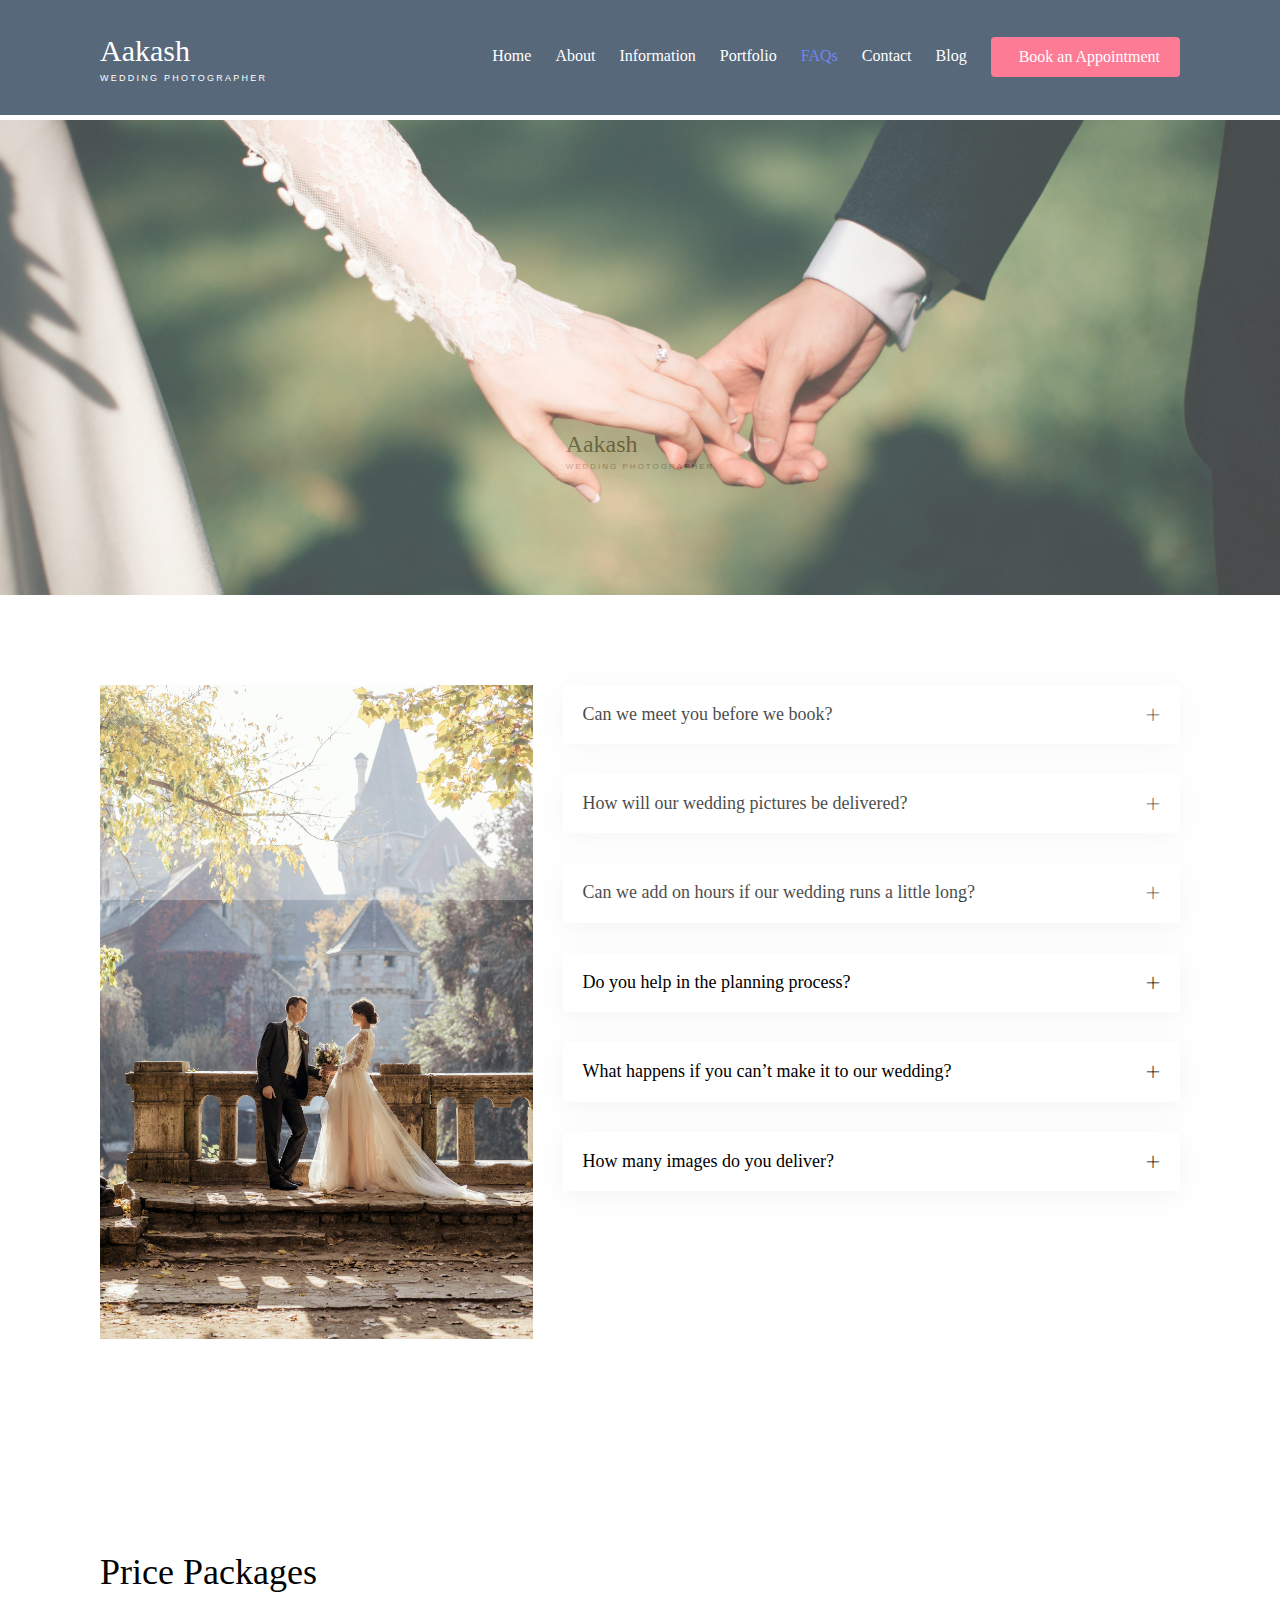
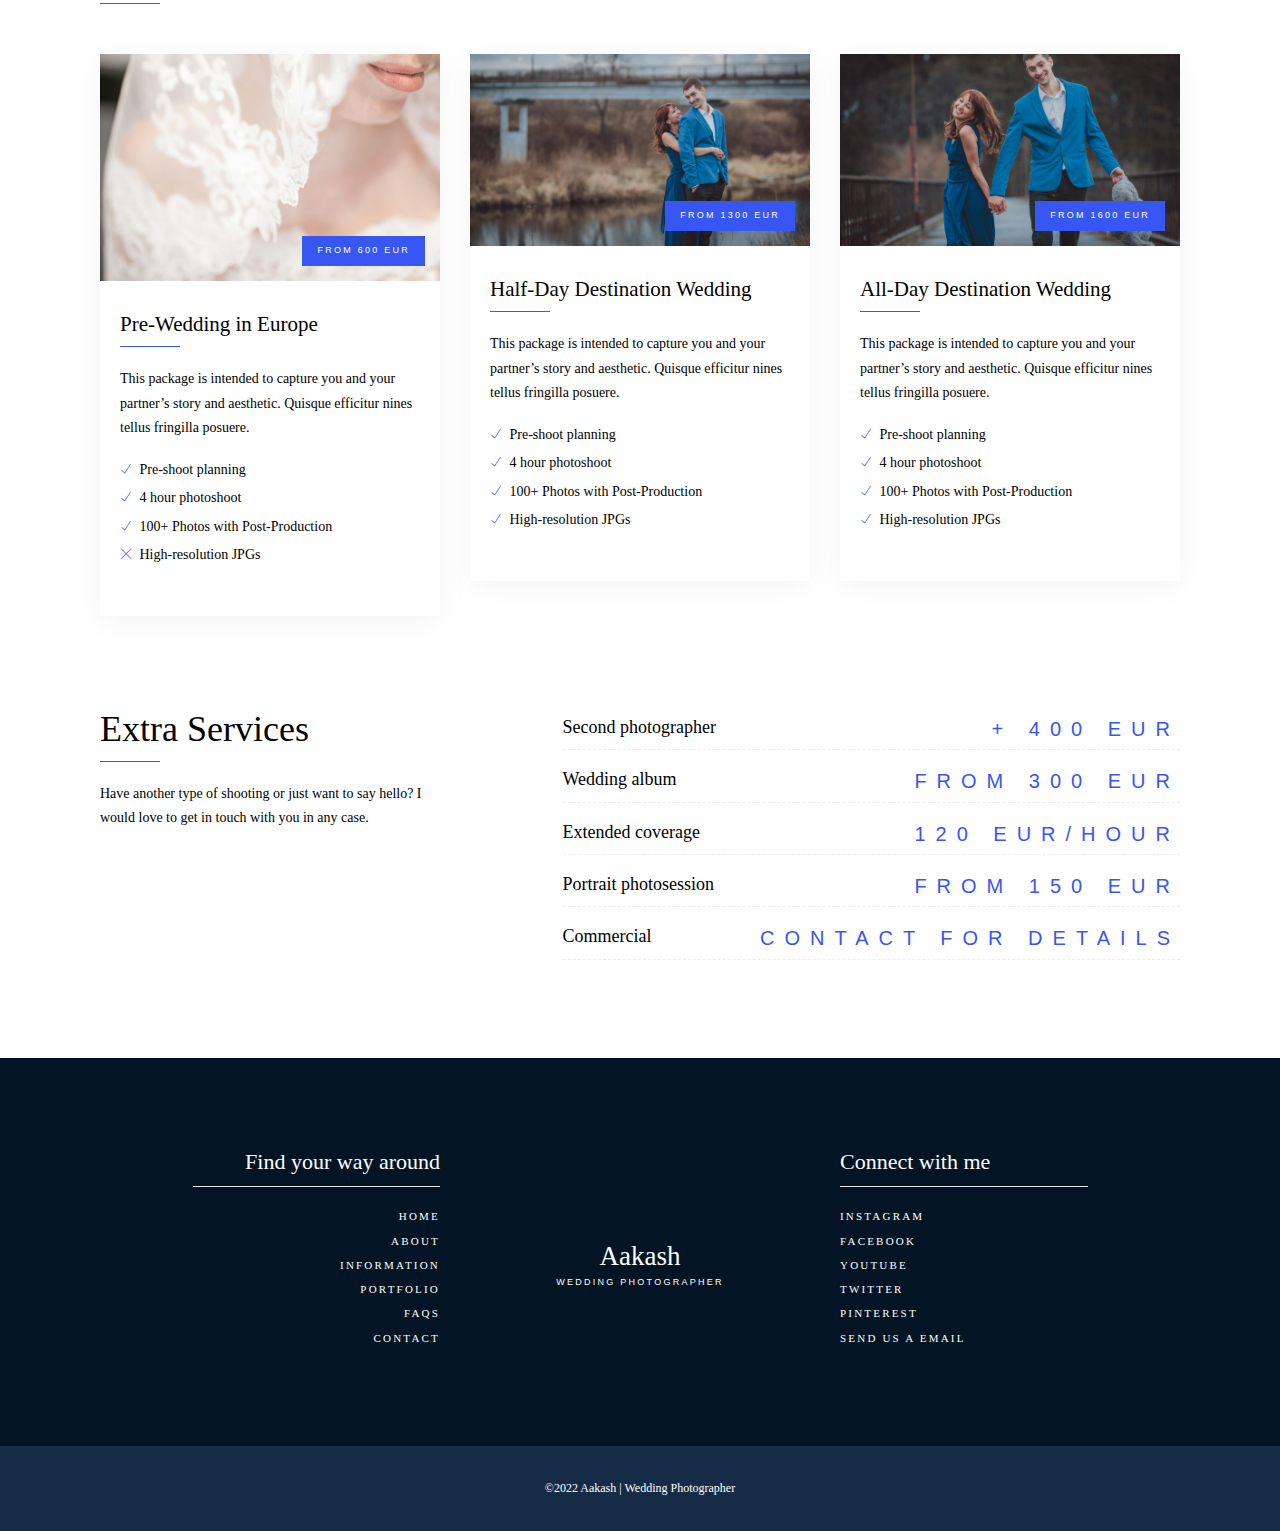
<file: demo-1/faqs.html>
<!DOCTYPE html>
<html lang="en">

<head>
    <meta charset="utf-8">
    <meta http-equiv="X-UA-Compatible" content="IE=edge">
    <meta name="viewport" content="width=device-width, initial-scale=1">
    <meta name="description"
        content="Capture the magic of your special day with our professional wedding photography services. Contact us for stunning wedding photos that you'll cherish forever.">
    <meta name="keywords"
        content="wedding photographer, wedding photography, wedding photos, professional photographer, wedding memories">
    <meta name="author" content="Aakash Subedi">

    <meta property="og:title" content="Wedding Photographer - Capture Your Special Moments | Your Website Name">
    <meta property="og:description"
        content="Capture the magic of your special day with our professional wedding photography services. Contact us for stunning wedding photos that you'll cherish forever.">
    <meta property="og:image" content="images/background/background1.jpg">
    <meta property="og:url" content="https://photo.on-study.com.com">
    <meta property="og:type" content="website">

    <link rel="icon" type="image/png" href="images/background/background1.jpg" />
    <title>Aakash Subedi | Wedding Photographer - Capture Your Special Moments | Your Website Name</title>
    <link href="css/bootstrap.min.css" rel=stylesheet>
    <link href="css/animate.css" rel="stylesheet">
    <link href="css/themify-icons.css" rel="stylesheet">
    <link href="modules/slick/slick.css" rel="stylesheet">
    <link href="modules/slick/slick-theme.css" rel="stylesheet">
    <link href="modules/magnific-popup/magnific-popup.css" rel="stylesheet">
    <link href="modules/owl-carousel/owl.carousel.min.css" rel="stylesheet">
    <link href="modules/owl-carousel/owl.theme.default.min.css" rel="stylesheet">
    <link href="css/style.css" rel="stylesheet">
    <link rel="stylesheet" href="https://cdnjs.cloudflare.com/ajax/libs/font-awesome/6.5.1/css/all.min.css"
        integrity="sha512-DTOQO9RWCH3ppGqcWaEA1BIZOC6xxalwEsw9c2QQeAIftl+Vegovlnee1c9QX4TctnWMn13TZye+giMm8e2LwA=="
        crossorigin="anonymous" referrerpolicy="no-referrer" />
</head>

<body>
    <!-- Preloader -->
    <div id="karla-page-loading" class="karla-pageloading">
        <div class="karla-pageloading-inner">
            <h2>Aakash <span>Wedding Photographer</span></h2>
        </div>
    </div>
    <!-- Header -->
    <header>
        <div class="karla-header-navbar">
            <div class="container karla-navbar-container">
                <div class="karla-navigation-wrap bg-light karla-start-header start-style">
                    <div class="container">
                        <div class="row">
                            <div class="col-md-12">
                                <nav class="navbar navbar-expand-md navbar-light">
                                    <!-- Logo -->
                                    <a class="navbar-brand" href="index.html">
                                        <h2>Aakash <span>Wedding Photographer</span></h2>
                                    </a>
                                    <!-- Menu -->
                                    <button class="navbar-toggler" type="button" data-toggle="collapse"
                                        data-target="#navbarSupportedContent" aria-controls="navbarSupportedContent"
                                        aria-expanded="false" aria-label="Toggle navigation"> <span
                                            class="navbar-toggler-icon"></span> </button>
                                    <div class="collapse navbar-collapse" id="navbarSupportedContent">
                                        <ul class="navbar-nav ml-auto py-4 py-md-0">
                                            <li class="nav-item pl-4 pl-md-0 ml-0 ml-md-4"> <a class="nav-link"
                                                    href="index.html">Home</a></li>
                                            <li class="nav-item pl-4 pl-md-0 ml-0 ml-md-4"> <a class="nav-link"
                                                    href="about.html">About</a></li>
                                            <li class="nav-item pl-4 pl-md-0 ml-0 ml-md-4"> <a class="nav-link"
                                                    href="information.html">Information</a></li>
                                            <li class="nav-item pl-4 pl-md-0 ml-0 ml-md-4"> <a class="nav-link"
                                                    href="portfolio.html">Portfolio</a></li>
                                            <li class="nav-item pl-4 pl-md-0 ml-0 ml-md-4 active"> <a class="nav-link"
                                                    href="faqs.html">FAQs</a> </li>
                                            <li class="nav-item pl-4 pl-md-0 ml-0 ml-md-4"> <a class="nav-link"
                                                    href="contact.html">Contact</a> </li>
                                            <li class="nav-item pl-4 pl-md-0 ml-0 ml-md-4"> <a class="nav-link"
                                                    href="blog.html">Blog</a> </li>
                                            <li class="nav-item pl-4 pl-md-0 ml-0 ml-md-4"> <a href="#"
                                                    class="pro-btn navigation-btn--join pro-btn--default pro-btn--primary"
                                                    title="Books"><i class="fa-solid fa-calendar-check"></i>Book an
                                                    Appointment</a>
                                            </li>
                                        </ul>
                                    </div>
                                </nav>
                            </div>
                        </div>
                    </div>
                </div>
            </div>
        </div>
    </header>
    <!-- Banner -->
    <div class="ready banner-padding bg-img" data-overlay-light="0" data-background="images/faq/7.jpg" <div class="row">
        <div class="col-md-12">
            <div class="cat text-center animate-box fadeInUp animated" data-animate-effect="fadeInUp">
                <h1>FAQ</h1>
                <hr class="line line-hr-center">
                <h1>Frequently Asked Questions</h1>
            </div>
        </div>
    </div>
    </div>
    </div>
    <!-- FAQs -->
    <div class="section-padding">
        <div class="container">
            <div class="row">
                <div class="col-md-5">
                    <div class="karla-about-img mb-30">
                        <img src="images/faq/faq.jpg" alt="">
                    </div>
                </div>

                <div class="col-md-7 faqs-accordion">
                    <div class="accordion">
                        <div class="item">
                            <div class="title">
                                <h6>Can we meet you before we book?</h6>
                            </div>
                            <div class="accordion-info active" style="display: none;">
                                <p>Mauris porttitor magna vel ante luctus convallis. Nunc at tellus erat. Donec et magna
                                    lectus. Aliquam egestas vel arcu id maximus. Orci varius natoque penatibus et
                                    magnis.</p>
                            </div>
                        </div>
                        <div class="item">
                            <div class="title">
                                <h6>How will our wedding pictures be delivered?</h6>
                            </div>
                            <div class="accordion-info" style="display: none;">
                                <p>Mauris porttitor magna vel ante luctus convallis. Nunc at tellus erat. Donec et magna
                                    lectus. Aliquam egestas vel arcu id maximus. Orci varius natoque penatibus et magnis
                                    dis parturient montes, nascetur ridiculus mus. Praesent sollicitudin feugiat
                                    elementum.</p>
                            </div>
                        </div>
                        <div class="item">
                            <div class="title">
                                <h6>Can we add on hours if our wedding runs a little long?</h6>
                            </div>
                            <div class="accordion-info" style="display: none;">
                                <p>Mauris porttitor magna vel ante luctus convallis. Nunc at tellus erat. Donec et magna
                                    lectus. Aliquam egestas vel arcu id maximus. Orci varius natoque penatibus et magnis
                                    dis parturient montes, nascetur ridiculus mus. Praesent sollicitudin feugiat
                                    elementum.</p>
                            </div>
                        </div>
                        <div class="item">
                            <div class="title">
                                <h6>Do you help in the planning process?</h6>
                            </div>
                            <div class="accordion-info" style="display: none;">
                                <p>Mauris porttitor magna vel ante luctus convallis. Nunc at tellus erat. Donec et magna
                                    lectus. Aliquam egestas vel arcu id maximus. Orci varius natoque penatibus et magnis
                                    dis parturient montes, nascetur ridiculus mus. Praesent sollicitudin feugiat
                                    elementum.</p>
                            </div>
                        </div>


                        <div class="item">
                            <div class="title">
                                <h6>What happens if you can’t make it to our wedding?</h6>
                            </div>
                            <div class="accordion-info" style="display: none;">
                                <p>Mauris porttitor magna vel ante luctus convallis. Nunc at tellus erat. Donec et magna
                                    lectus. Aliquam egestas vel arcu id maximus. Orci varius natoque penatibus et magnis
                                    dis parturient montes, nascetur ridiculus mus. Praesent sollicitudin feugiat
                                    elementum.</p>
                            </div>
                        </div>
                        <div class="item">
                            <div class="title">
                                <h6>How many images do you deliver?</h6>
                            </div>
                            <div class="accordion-info" style="display: none;">
                                <p>Mauris porttitor magna vel ante luctus convallis. Nunc at tellus erat. Donec et magna
                                    lectus. Aliquam egestas vel arcu id maximus. Orci varius natoque penatibus et magnis
                                    dis parturient montes, nascetur ridiculus mus. Praesent sollicitudin feugiat
                                    elementum.</p>
                            </div>
                        </div>
                    </div>
                </div>




            </div>
        </div>
    </div>
    <!-- Prices & Packages -->
    <div class="section-padding prices">
        <div class="container">
            <div class="row mb-30">
                <div class="col-md-12">
                    <h2>Price Packages</h2>
                    <hr class="line line-hr-left">
                </div>
            </div>
            <div class="row mb-60">
                <div class="col-md-4">
                    <div class="item">
                        <div class="prices-img"> <img src="images/faq/faq2.jpg" alt="">
                            <div class="cat">
                                <a href="post.html"> <span>from 600 Eur</span></a>
                            </div>
                        </div>
                        <div class="content">
                            <h5>Pre-Wedding in Europe</h5>
                            <hr class="line line-hr-left">
                            <p>This package is intended to capture you and your partner’s story and aesthetic. Quisque
                                efficitur nines tellus fringilla posuere.</p>
                            <ul>
                                <li><i class="ti-check"></i> Pre-shoot planning</li>
                                <li><i class="ti-check"></i> 4 hour photoshoot</li>
                                <li><i class="ti-check"></i> 100+ Photos with Post-Production</li>
                                <li><i class="ti-close"></i> High-resolution JPGs</li>
                            </ul>
                        </div>
                    </div>
                </div>
                <div class="col-md-4">
                    <div class="item">
                        <div class="prices-img"> <img src="images/faq/faq3.jpg" alt="">
                            <div class="cat">
                                <a href="post.html"> <span>from 1300 Eur</span></a>
                            </div>
                        </div>
                        <div class="content">
                            <h5>Half-Day Destination Wedding</h5>
                            <hr class="line line-hr-left">
                            <p>This package is intended to capture you and your partner’s story and aesthetic. Quisque
                                efficitur nines tellus fringilla posuere.</p>
                            <ul>
                                <li><i class="ti-check"></i> Pre-shoot planning</li>
                                <li><i class="ti-check"></i> 4 hour photoshoot</li>
                                <li><i class="ti-check"></i> 100+ Photos with Post-Production</li>
                                <li><i class="ti-check"></i> High-resolution JPGs</li>
                            </ul>
                        </div>
                    </div>
                </div>
                <div class="col-md-4">
                    <div class="item">
                        <div class="prices-img"> <img src="images/faq/faq4.jpg" alt="">
                            <div class="cat">
                                <a href="post.html"> <span>from 1600 Eur</span></a>
                            </div>
                        </div>
                        <div class="content">
                            <h5>All-Day Destination Wedding</h5>
                            <hr class="line line-hr-left">
                            <p>This package is intended to capture you and your partner’s story and aesthetic. Quisque
                                efficitur nines tellus fringilla posuere.</p>
                            <ul>
                                <li><i class="ti-check"></i> Pre-shoot planning</li>
                                <li><i class="ti-check"></i> 4 hour photoshoot</li>
                                <li><i class="ti-check"></i> 100+ Photos with Post-Production</li>
                                <li><i class="ti-check"></i> High-resolution JPGs</li>
                            </ul>
                        </div>
                    </div>
                </div>
            </div>
            <div class="row">
                <div class="col-md-4">
                    <h2>Extra Services</h2>
                    <hr class="line line-hr-left">
                    <p>Have another type of shooting or just want to say hello? I would love to get in touch with you in
                        any case.</p>
                </div>
                <div class="col-md-7 offset-md-1">
                    <div class="exstra-services">
                        <h5>Second photographer <span class="price">+ 400 eur</span></h5>
                        <h5>Wedding album <span class="price">from 300 eur</span></h5>
                        <h5>Extended coverage <span class="price">120 eur/hour</span></h5>
                        <h5>Portrait photosession <span class="price">from 150 eur</span></h5>
                        <h5>Commercial <span class="price">contact for details</span></h5>
                    </div>
                </div>
            </div>
        </div>
    </div>
    <!-- Footer -->
    <footer class="footer-section">
        <div class="footer-top">
            <div class="container">
                <div class="row">
                    <div class="col-md-3 offset-md-1">
                        <div class="left-cont">
                            <h3>Find your way around</h3>
                            <hr class="line mb-30">
                            <ul>
                                <li><a href="index.html">Home</a></li>
                                <li><a href="about.html">About</a></li>
                                <li><a href="information.html">Information</a></li>
                                <li><a href="portfolio.html">Portfolio</a></li>
                                <li><a href="faqs.html">FAQs</a></li>
                                <li><a href="contact.html">Contact</a></li>
                            </ul>
                        </div>
                    </div>
                    <div class="col-md-4 text-center">
                        <div class="center-cont">
                            <h2>Aakash <span>Wedding Photographer</span></h2>
                        </div>
                    </div>
                    <div class="col-md-3">
                        <div class="right-cont">
                            <h3>Connect with me</h3>
                            <hr class="line mb-30">
                            <ul>
                                <li><a href="index.html#">Instagram</a></li>
                                <li><a href="index.html#">Facebook</a></li>
                                <li><a href="index.html#">YouTube</a></li>
                                <li><a href="index.html#">Twitter</a></li>
                                <li><a href="index.html#">Pinterest</a></li>
                                <li><a href="index.html#">Send us a email</a></li>
                            </ul>
                        </div>
                    </div>
                </div>
            </div>
        </div>
        <div class="footer-bottom">
            <div class="container">
                <div class="row">
                    <div class="col-md-12">
                        <p><small>&copy;2022 Aakash | Wedding Photographer</small></p>
                    </div>
                </div>
            </div>
        </div>
    </footer>
    <!-- toTop -->
    <a href="#" class="totop">TOP</a>
    <!-- Js -->
    <script src="js/plugins/jquery-3.3.1.min.js"></script>
    <script src="js/plugins/bootstrap.min.js"></script>
    <script src="js/plugins/imagesloaded.pkgd.min.js"></script>
    <script src="js/plugins/jquery.isotope.v3.0.2.js"></script>
    <script src="js/plugins/modernizr-2.6.2.min.js"></script>
    <script src="js/plugins/jquery.waypoints.min.js"></script>
    <script src="modules/owl-carousel/owl.carousel.min.js"></script>
    <script src="modules/slick/slick.js"></script>
    <script src="modules/magnific-popup/jquery.magnific-popup.js"></script>
    <script src="modules/masonry/masonry.pkgd.min.js"></script>
    <script src="js/script.js"></script>
</body>

</html>
</file>
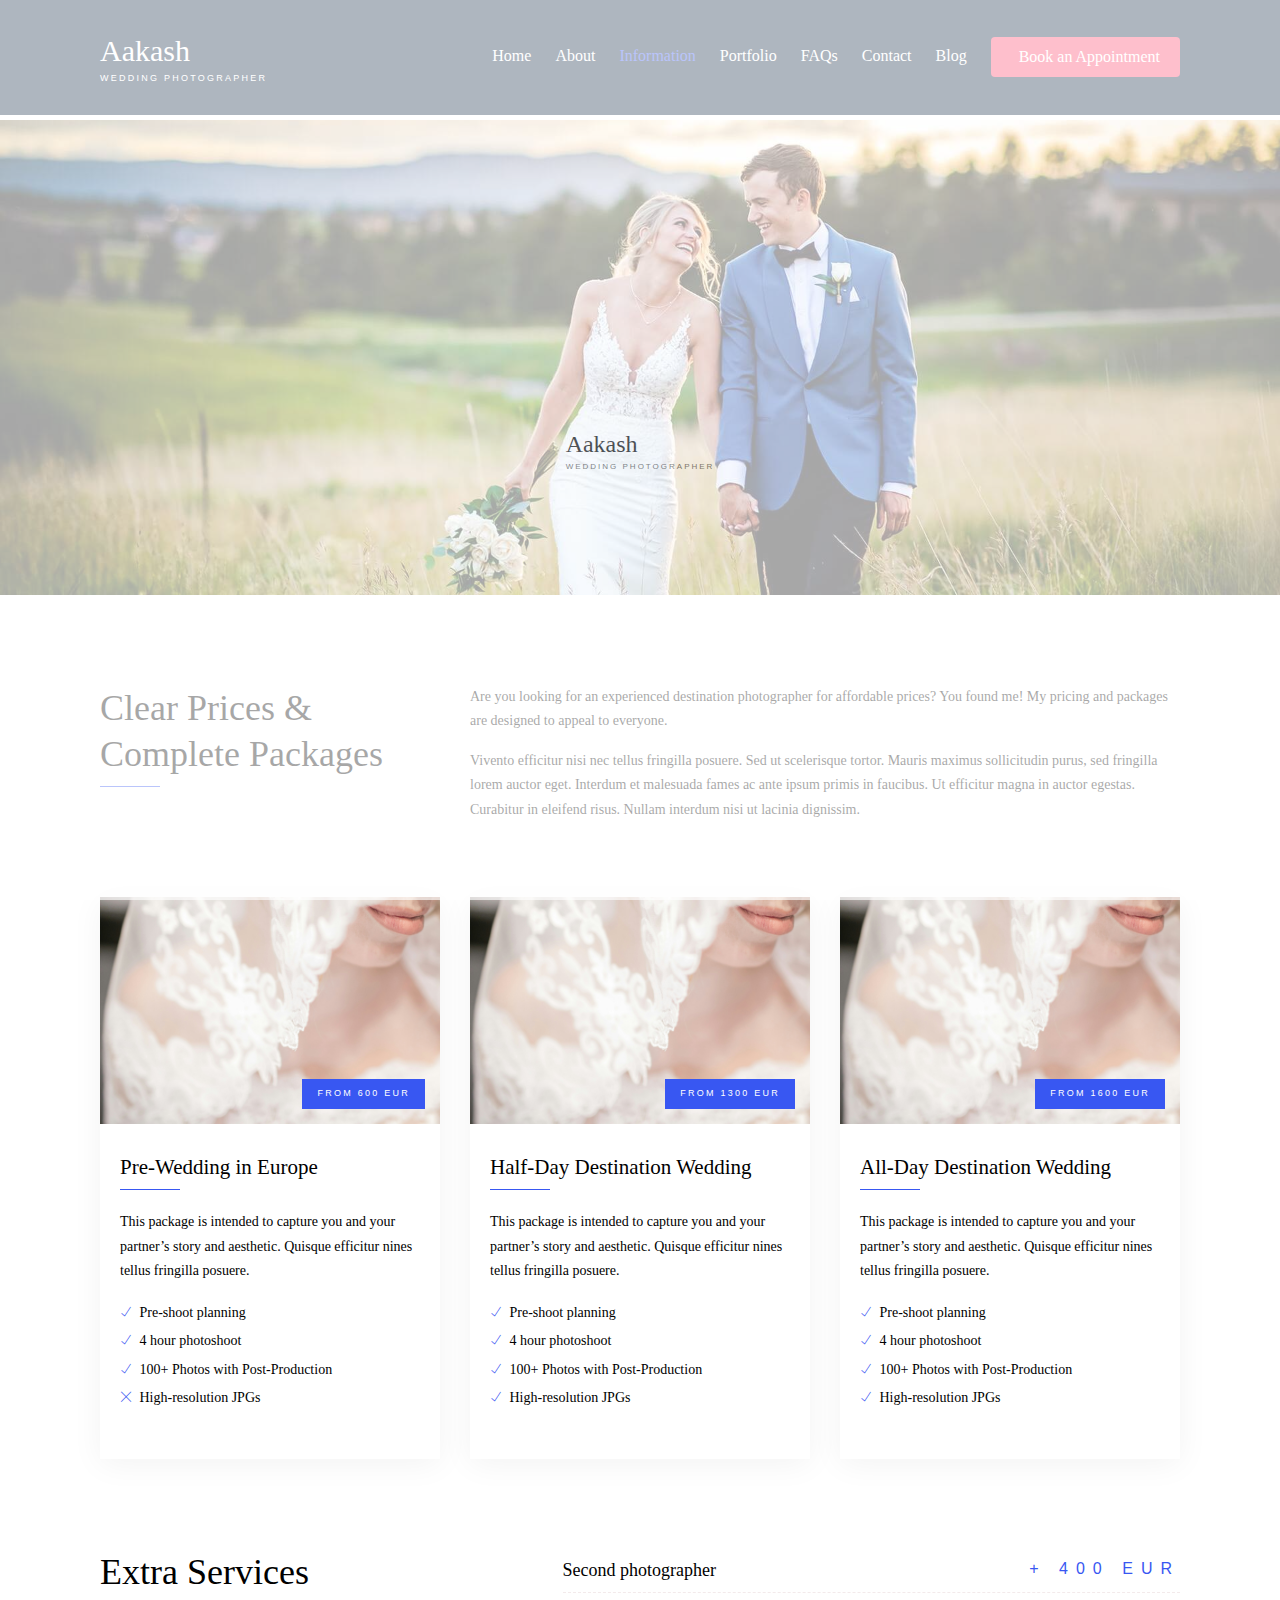
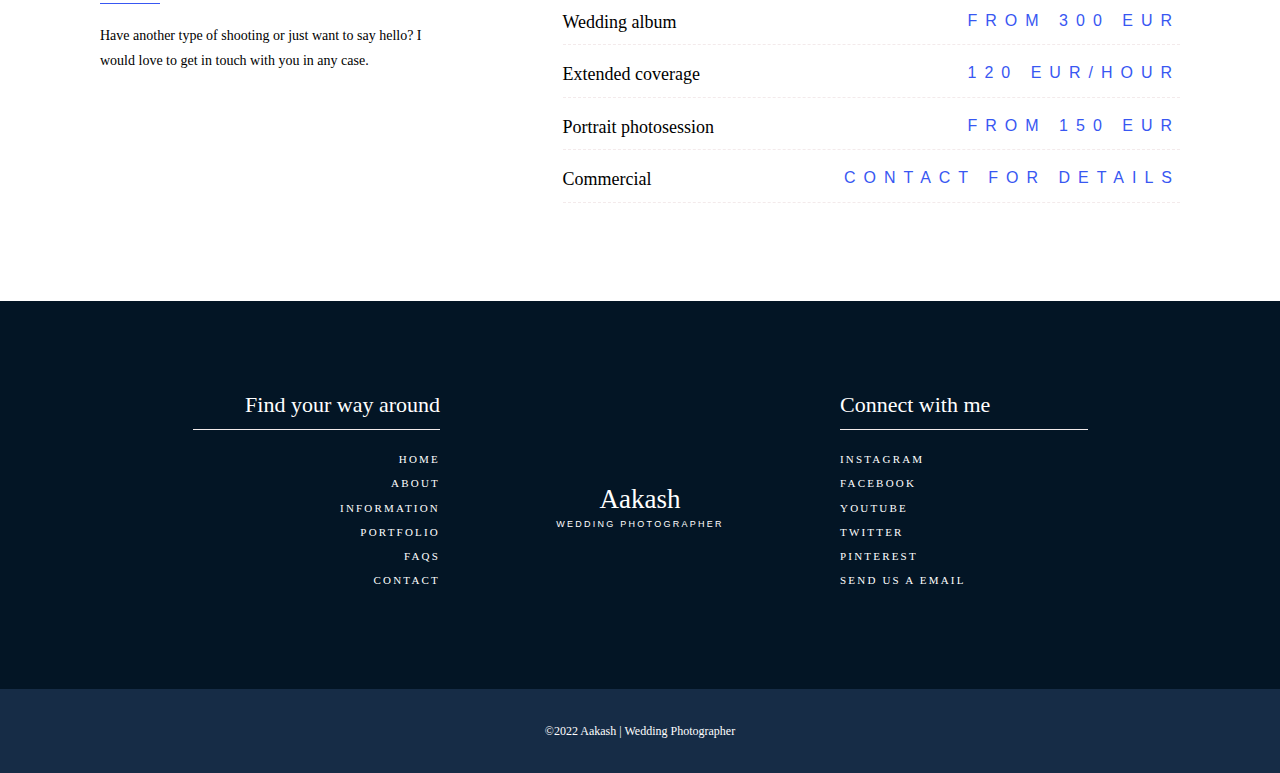
<file: demo-1/information.html>
<!DOCTYPE html>
<html lang="en">

<head>
    <meta charset="utf-8">
    <meta http-equiv="X-UA-Compatible" content="IE=edge">
    <meta name="viewport" content="width=device-width, initial-scale=1">
    <meta name="description"
        content="Capture the magic of your special day with our professional wedding photography services. Contact us for stunning wedding photos that you'll cherish forever.">
    <meta name="keywords"
        content="wedding photographer, wedding photography, wedding photos, professional photographer, wedding memories">
    <meta name="author" content="Aakash Subedi">

    <meta property="og:title" content="Wedding Photographer - Capture Your Special Moments | Your Website Name">
    <meta property="og:description"
        content="Capture the magic of your special day with our professional wedding photography services. Contact us for stunning wedding photos that you'll cherish forever.">
    <meta property="og:image" content="images/background/background1.jpg">
    <meta property="og:url" content="https://photo.on-study.com.com">
    <meta property="og:type" content="website">

    <link rel="icon" type="image/png" href="images/background/background1.jpg" />
    <title>Aakash Subedi | Wedding Photographer - Capture Your Special Moments | Your Website Name</title>
    <link href="css/bootstrap.min.css" rel=stylesheet>
    <link href="css/animate.css" rel="stylesheet">
    <link href="css/themify-icons.css" rel="stylesheet">
    <link href="modules/slick/slick.css" rel="stylesheet">
    <link href="modules/slick/slick-theme.css" rel="stylesheet">
    <link href="modules/magnific-popup/magnific-popup.css" rel="stylesheet">
    <link href="modules/owl-carousel/owl.carousel.min.css" rel="stylesheet">
    <link href="modules/owl-carousel/owl.theme.default.min.css" rel="stylesheet">
    <link href="css/style.css" rel="stylesheet">
    <link rel="stylesheet" href="https://cdnjs.cloudflare.com/ajax/libs/font-awesome/6.5.1/css/all.min.css"
        integrity="sha512-DTOQO9RWCH3ppGqcWaEA1BIZOC6xxalwEsw9c2QQeAIftl+Vegovlnee1c9QX4TctnWMn13TZye+giMm8e2LwA=="
        crossorigin="anonymous" referrerpolicy="no-referrer" />
</head>

<body>
    <!-- Preloader -->
    <div id="karla-page-loading" class="karla-pageloading">
        <div class="karla-pageloading-inner">
            <h2>Aakash<span>Wedding Photographer</span></h2>
        </div>
    </div>
    <!-- Header -->
    <header>
        <div class="karla-header-navbar">
            <div class="container karla-navbar-container">
                <div class="karla-navigation-wrap bg-light karla-start-header start-style">
                    <div class="container">
                        <div class="row">
                            <div class="col-md-12">
                                <nav class="navbar navbar-expand-md navbar-light">
                                    <!-- Logo -->
                                    <a class="navbar-brand" href="index.html">
                                        <h2>Aakash<span>Wedding Photographer</span></h2>
                                    </a>
                                    <!-- Menu -->
                                    <button class="navbar-toggler" type="button" data-toggle="collapse"
                                        data-target="#navbarSupportedContent" aria-controls="navbarSupportedContent"
                                        aria-expanded="false" aria-label="Toggle navigation"> <span
                                            class="navbar-toggler-icon"></span> </button>
                                    <div class="collapse navbar-collapse" id="navbarSupportedContent">
                                        <ul class="navbar-nav ml-auto py-4 py-md-0">
                                            <li class="nav-item pl-4 pl-md-0 ml-0 ml-md-4"> <a class="nav-link"
                                                    href="index.html">Home</a></li>
                                            <li class="nav-item pl-4 pl-md-0 ml-0 ml-md-4"> <a class="nav-link"
                                                    href="about.html">About</a></li>
                                            <li class="nav-item pl-4 pl-md-0 ml-0 ml-md-4 active"> <a class="nav-link"
                                                    href="information.html">Information</a></li>
                                            <li class="nav-item pl-4 pl-md-0 ml-0 ml-md-4"> <a class="nav-link"
                                                    href="portfolio.html">Portfolio</a></li>
                                            <li class="nav-item pl-4 pl-md-0 ml-0 ml-md-4"> <a class="nav-link"
                                                    href="faqs.html">FAQs</a> </li>
                                            <li class="nav-item pl-4 pl-md-0 ml-0 ml-md-4"> <a class="nav-link"
                                                    href="contact.html">Contact</a> </li>
                                            <li class="nav-item pl-4 pl-md-0 ml-0 ml-md-4"> <a class="nav-link"
                                                    href="blog.html">Blog</a> </li>
                                            <li class="nav-item pl-4 pl-md-0 ml-0 ml-md-4"> <a href="#"
                                                    class="pro-btn navigation-btn--join pro-btn--default pro-btn--primary"
                                                    title="Books"><i class="fa-solid fa-calendar-check"></i>Book an
                                                    Appointment</a>
                                            </li>
                                        </ul>
                                    </div>
                                </nav>
                            </div>
                        </div>
                    </div>
                </div>
            </div>
        </div>
    </header>
    <!-- Banner -->
    <div class="ready banner-padding bg-img" data-overlay-light="0" data-background="images/background/background1.jpg">
        <div class="container">
            <div class="row">
                <div class="col-md-12">
                    <div class="cat text-center animate-box fadeInUp animated" data-animate-effect="fadeInUp">
                        <h1>Information</h1>
                        <hr class="line line-hr-center">
                        <h1>Prices & Packages</h1>
                    </div>
                </div>
            </div>
        </div>
    </div>
    <!-- Prices & Packages -->
    <div class="section-padding prices">
        <div class="container">
            <div class="row mb-60">
                <div class="col-md-4">
                    <h2>Clear Prices & Complete Packages</h2>
                    <hr class="line line-hr-left">
                </div>
                <div class="col-md-8">
                    <p>Are you looking for an experienced destination photographer for affordable prices? You found me!
                        My pricing and packages are designed to appeal to everyone.</p>
                    <p>Vivento efficitur nisi nec tellus fringilla posuere. Sed ut scelerisque tortor. Mauris maximus
                        sollicitudin purus, sed fringilla lorem auctor eget. Interdum et malesuada fames ac ante ipsum
                        primis in faucibus. Ut efficitur magna in auctor egestas. Curabitur in eleifend risus. Nullam
                        interdum nisi ut lacinia dignissim.</p>
                </div>
            </div>
            <div class="row mb-60">
                <div class="col-md-4">
                    <div class="item">
                        <div class="prices-img"> <img src="images/faq/faq2.jpg" alt="">
                            <div class="cat">
                                <a href="post.html"> <span>from 600 Eur</span></a>
                            </div>
                        </div>
                        <div class="content">
                            <h5>Pre-Wedding in Europe</h5>
                            <hr class="line line-hr-left">
                            <p>This package is intended to capture you and your partner’s story and aesthetic. Quisque
                                efficitur nines tellus fringilla posuere.</p>
                            <ul>
                                <li><i class="ti-check"></i> Pre-shoot planning</li>
                                <li><i class="ti-check"></i> 4 hour photoshoot</li>
                                <li><i class="ti-check"></i> 100+ Photos with Post-Production</li>
                                <li><i class="ti-close"></i> High-resolution JPGs</li>
                            </ul>
                        </div>
                    </div>
                </div>
                <div class="col-md-4">
                    <div class="item">
                        <div class="prices-img"> <img src="images/faq/faq2.jpg" alt="">
                            <div class="cat">
                                <a href="post.html"> <span>from 1300 Eur</span></a>
                            </div>
                        </div>
                        <div class="content">
                            <h5>Half-Day Destination Wedding</h5>
                            <hr class="line line-hr-left">
                            <p>This package is intended to capture you and your partner’s story and aesthetic. Quisque
                                efficitur nines tellus fringilla posuere.</p>
                            <ul>
                                <li><i class="ti-check"></i> Pre-shoot planning</li>
                                <li><i class="ti-check"></i> 4 hour photoshoot</li>
                                <li><i class="ti-check"></i> 100+ Photos with Post-Production</li>
                                <li><i class="ti-check"></i> High-resolution JPGs</li>
                            </ul>
                        </div>
                    </div>
                </div>
                <div class="col-md-4">
                    <div class="item">
                        <div class="prices-img"> <img src="images/faq/faq2.jpg" alt="">
                            <div class="cat">
                                <a href="post.html"> <span>from 1600 Eur</span></a>
                            </div>
                        </div>
                        <div class="content">
                            <h5>All-Day Destination Wedding</h5>
                            <hr class="line line-hr-left">
                            <p>This package is intended to capture you and your partner’s story and aesthetic. Quisque
                                efficitur nines tellus fringilla posuere.</p>
                            <ul>
                                <li><i class="ti-check"></i> Pre-shoot planning</li>
                                <li><i class="ti-check"></i> 4 hour photoshoot</li>
                                <li><i class="ti-check"></i> 100+ Photos with Post-Production</li>
                                <li><i class="ti-check"></i> High-resolution JPGs</li>
                            </ul>
                        </div>
                    </div>
                </div>
            </div>
            <div class="row">
                <div class="col-md-4">
                    <h2>Extra Services</h2>
                    <hr class="line line-hr-left">
                    <p>Have another type of shooting or just want to say hello? I would love to get in touch with you in
                        any case.</p>
                </div>
                <div class="col-md-7 offset-md-1">
                    <div class="exstra-services">
                        <h5>Second photographer <span class="price" style="font-size: medium;">+ 400 eur</span></h5>
                        <h5>Wedding album <span class="price" style="font-size: medium;">from 300 eur</span></h5>
                        <h5>Extended coverage <span class="price" style="font-size: medium;">120 eur/hour</span></h5>
                        <h5>Portrait photosession <span class="price" style="font-size: medium;">from 150 eur</span>
                        </h5>
                        <h5>Commercial <span class="price" style="font-size: medium;">contact for details</span></h5>
                    </div>
                </div>
            </div>
        </div>
    </div>
    <!-- Footer -->
    <footer class="footer-section">
        <div class="footer-top">
            <div class="container">
                <div class="row">
                    <div class="col-md-3 offset-md-1">
                        <div class="left-cont">
                            <h3>Find your way around</h3>
                            <hr class="line mb-30">
                            <ul>
                                <li><a href="index.html">Home</a></li>
                                <li><a href="about.html">About</a></li>
                                <li><a href="information.html">Information</a></li>
                                <li><a href="portfolio.html">Portfolio</a></li>
                                <li><a href="faqs.html">FAQs</a></li>
                                <li><a href="contact.html">Contact</a></li>
                            </ul>
                        </div>
                    </div>
                    <div class="col-md-4 text-center">
                        <div class="center-cont">
                            <h2>Aakash<span>Wedding Photographer</span></h2>
                        </div>
                    </div>
                    <div class="col-md-3">
                        <div class="right-cont">
                            <h3>Connect with me</h3>
                            <hr class="line mb-30">
                            <ul>
                                <li><a href="index.html#">Instagram</a></li>
                                <li><a href="index.html#">Facebook</a></li>
                                <li><a href="index.html#">YouTube</a></li>
                                <li><a href="index.html#">Twitter</a></li>
                                <li><a href="index.html#">Pinterest</a></li>
                                <li><a href="index.html#">Send us a email</a></li>
                            </ul>
                        </div>
                    </div>
                </div>
            </div>
        </div>
        <div class="footer-bottom">
            <div class="container">
                <div class="row">
                    <div class="col-md-12">
                        <p><small>&copy;2022 Aakash | Wedding Photographer</small></p>
                    </div>
                </div>
            </div>
        </div>
    </footer>
    <!-- toTop --><a href="#" class="totop">TOP</a>
    <!-- Js -->
    <script src="js/plugins/jquery-3.3.1.min.js"></script>
    <script src="js/plugins/bootstrap.min.js"></script>
    <script src="js/plugins/imagesloaded.pkgd.min.js"></script>
    <script src="js/plugins/jquery.isotope.v3.0.2.js"></script>
    <script src="js/plugins/modernizr-2.6.2.min.js"></script>
    <script src="js/plugins/jquery.waypoints.min.js"></script>
    <script src="modules/owl-carousel/owl.carousel.min.js"></script>
    <script src="modules/slick/slick.js"></script>
    <script src="modules/magnific-popup/jquery.magnific-popup.js"></script>
    <script src="modules/masonry/masonry.pkgd.min.js"></script>
    <script src="js/script.js"></script>
</body>

</html>
</file>
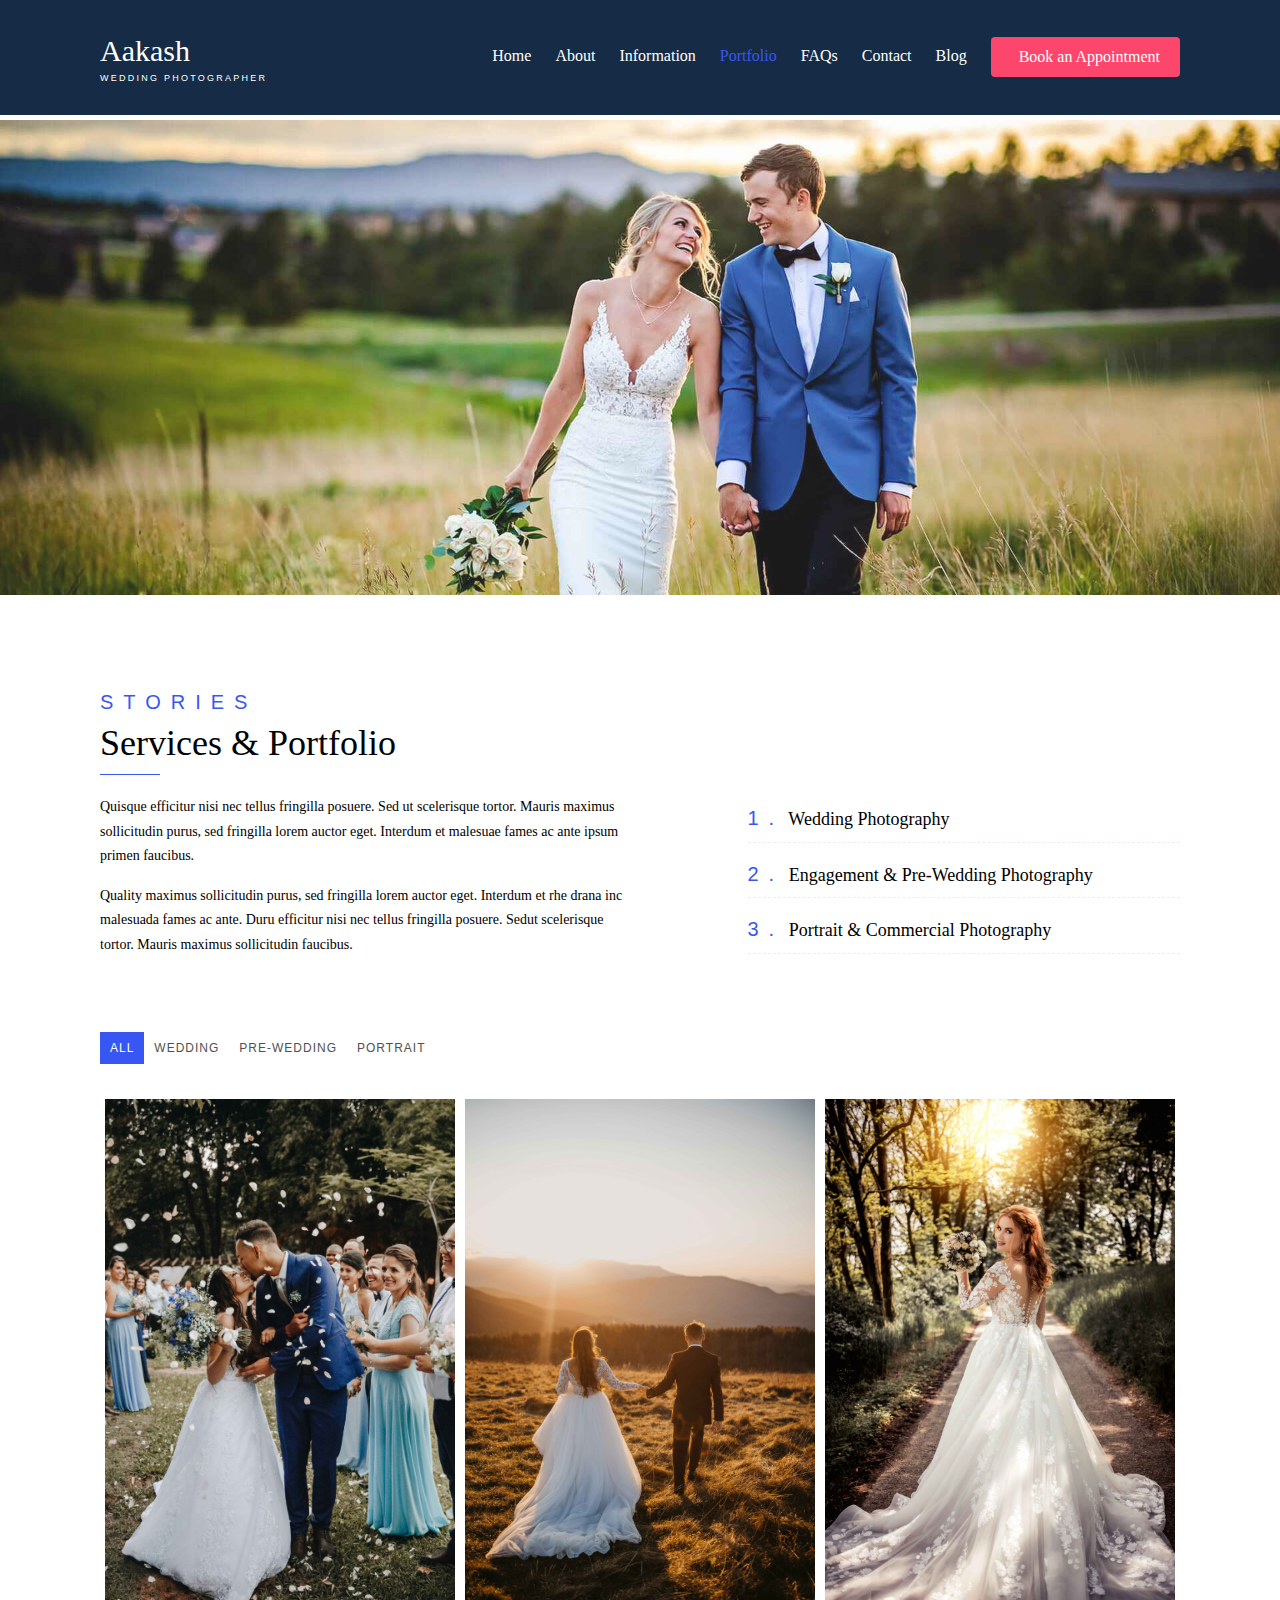
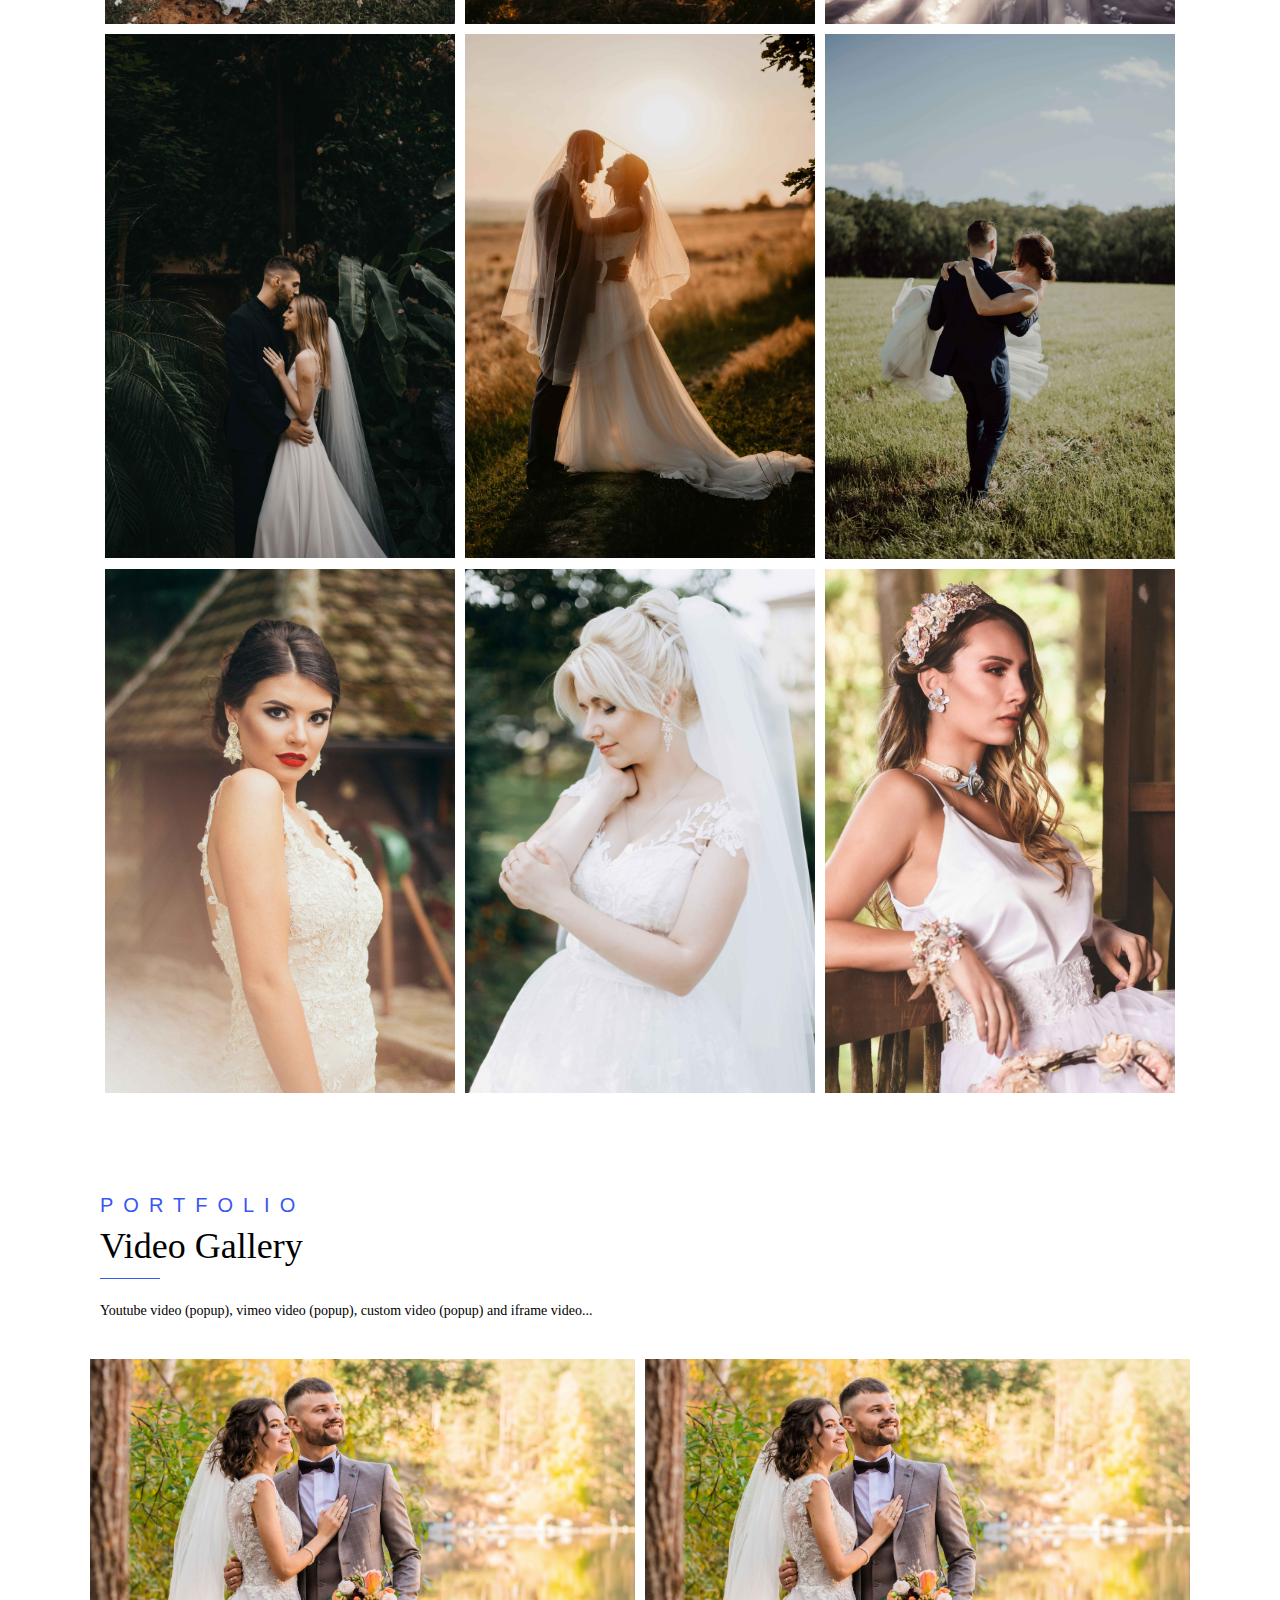
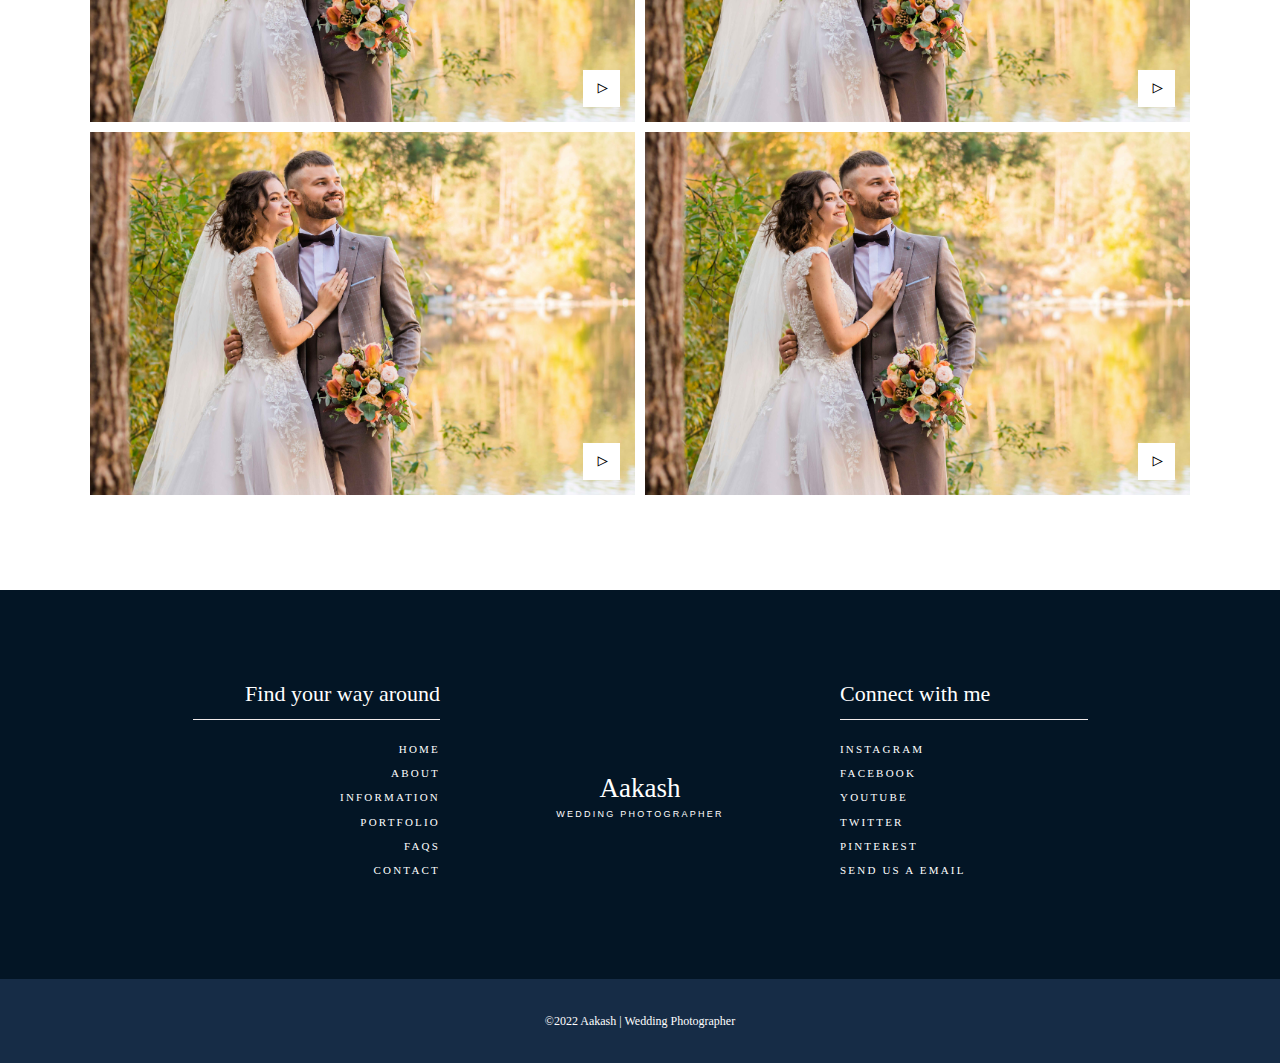
<file: demo-1/portfolio.html>
<!DOCTYPE html>
<html lang="en">

<head>
    <meta charset="utf-8">
    <meta http-equiv="X-UA-Compatible" content="IE=edge">
    <meta name="viewport" content="width=device-width, initial-scale=1">
    <meta name="description"
        content="Capture the magic of your special day with our professional wedding photography services. Contact us for stunning wedding photos that you'll cherish forever.">
    <meta name="keywords"
        content="wedding photographer, wedding photography, wedding photos, professional photographer, wedding memories">
    <meta name="author" content="Aakash Subedi">

    <meta property="og:title" content="Wedding Photographer - Capture Your Special Moments | Your Website Name">
    <meta property="og:description"
        content="Capture the magic of your special day with our professional wedding photography services. Contact us for stunning wedding photos that you'll cherish forever.">
    <meta property="og:image" content="images/background/background1.jpg">
    <meta property="og:url" content="https://photo.on-study.com.com">
    <meta property="og:type" content="website">

    <link rel="icon" type="image/png" href="images/background/background1.jpg" />
    <title>Aakash Subedi | Wedding Photographer - Capture Your Special Moments | Your Website Name</title>
    <link href="css/bootstrap.min.css" rel=stylesheet>
    <link href="css/animate.css" rel="stylesheet">
    <link href="css/themify-icons.css" rel="stylesheet">
    <link href="modules/slick/slick.css" rel="stylesheet">
    <link href="modules/slick/slick-theme.css" rel="stylesheet">
    <link href="modules/magnific-popup/magnific-popup.css" rel="stylesheet">
    <link href="modules/owl-carousel/owl.carousel.min.css" rel="stylesheet">
    <link href="modules/owl-carousel/owl.theme.default.min.css" rel="stylesheet">
    <link href="css/style.css" rel="stylesheet">
    <link rel="stylesheet" href="https://cdnjs.cloudflare.com/ajax/libs/font-awesome/6.5.1/css/all.min.css"
        integrity="sha512-DTOQO9RWCH3ppGqcWaEA1BIZOC6xxalwEsw9c2QQeAIftl+Vegovlnee1c9QX4TctnWMn13TZye+giMm8e2LwA=="
        crossorigin="anonymous" referrerpolicy="no-referrer" />
</head>

<body>
    <!-- Preloader -->
    <div id="karla-page-loading" class="karla-pageloading">
        <div class="karla-pageloading-inner">
            <h2>Aakash <span>Wedding Photographer</span></h2>
        </div>
    </div>
    <!-- Header -->
    <header>
        <div class="karla-header-navbar">
            <div class="container karla-navbar-container">
                <div class="karla-navigation-wrap bg-light karla-start-header start-style">
                    <div class="container">
                        <div class="row">
                            <div class="col-md-12">
                                <nav class="navbar navbar-expand-md navbar-light">
                                    <!-- Logo -->
                                    <a class="navbar-brand" href="index.html">
                                        <h2>Aakash <span>Wedding Photographer</span></h2>
                                    </a>
                                    <!-- Menu -->
                                    <button class="navbar-toggler" type="button" data-toggle="collapse"
                                        data-target="#navbarSupportedContent" aria-controls="navbarSupportedContent"
                                        aria-expanded="false" aria-label="Toggle navigation"> <span
                                            class="navbar-toggler-icon"></span> </button>
                                    <div class="collapse navbar-collapse" id="navbarSupportedContent">
                                        <ul class="navbar-nav ml-auto py-4 py-md-0">
                                            <li class="nav-item pl-4 pl-md-0 ml-0 ml-md-4"> <a class="nav-link"
                                                    href="index.html">Home</a></li>
                                            <li class="nav-item pl-4 pl-md-0 ml-0 ml-md-4"> <a class="nav-link"
                                                    href="about.html">About</a></li>
                                            <li class="nav-item pl-4 pl-md-0 ml-0 ml-md-4"> <a class="nav-link"
                                                    href="information.html">Information</a></li>
                                            <li class="nav-item pl-4 pl-md-0 ml-0 ml-md-4 active"> <a class="nav-link"
                                                    href="portfolio.html">Portfolio</a></li>
                                            <li class="nav-item pl-4 pl-md-0 ml-0 ml-md-4"> <a class="nav-link"
                                                    href="faqs.html">FAQs</a> </li>
                                            <li class="nav-item pl-4 pl-md-0 ml-0 ml-md-4"> <a class="nav-link"
                                                    href="contact.html">Contact</a> </li>
                                            <li class="nav-item pl-4 pl-md-0 ml-0 ml-md-4"> <a class="nav-link"
                                                    href="blog.html">Blog</a> </li>
                                            <li class="nav-item pl-4 pl-md-0 ml-0 ml-md-4"> <a href="#"
                                                    class="pro-btn navigation-btn--join pro-btn--default pro-btn--primary"
                                                    title="Books"><i class="fa-solid fa-calendar-check"></i>Book an
                                                    Appointment</a>
                                            </li>
                                        </ul>
                                    </div>
                                </nav>
                            </div>
                        </div>
                    </div>
                </div>
            </div>
        </div>
    </header>
    <!-- Banner -->
    <div class="ready banner-padding bg-img" data-overlay-light="1" data-background="images/background/background1.jpg">
        <div class="container">
            <div class="row">
                <div class="col-md-12">
                    <div class="cat text-center animate-box fadeInUp animated" data-animate-effect="fadeInUp">
                        <h1>Stories</h1>
                        <hr class="line line-hr-center">
                        <h1>Portfolio & Services</h1>
                    </div>
                </div>
            </div>
        </div>
    </div>
    <!-- Services -->
    <div class="section-padding">
        <div class="container">
            <div class="row mb-60">
                <div class="col-md-12"> <span>Stories</span>
                    <h2>Services & Portfolio</h2>
                    <hr class="line line-hr-left">
                </div>
                <div class="col-md-6">
                    <p>Quisque efficitur nisi nec tellus fringilla posuere. Sed ut scelerisque tortor. Mauris maximus
                        sollicitudin purus, sed fringilla lorem auctor eget. Interdum et malesuae fames ac ante ipsum
                        primen faucibus.</p>
                    <p>Quality maximus sollicitudin purus, sed fringilla lorem auctor eget. Interdum et rhe drana inc
                        malesuada fames ac ante. Duru efficitur nisi nec tellus fringilla posuere. Sedut scelerisque
                        tortor. Mauris maximus sollicitudin faucibus.</p>
                </div>
                <div class="col-md-5 offset-md-1">
                    <div class="exstra-services">
                        <h5><span>1.</span> Wedding Photography</h5>
                        <h5><span>2.</span> Engagement & Pre-Wedding Photography</h5>
                        <h5><span>3.</span> Portrait & Commercial Photography</h5>
                    </div>
                </div>
            </div>
            <!-- Portfolio Gallery -->
            <div class="karla-projects-gallery mb-90">
                <div class="row">
                    <div class="col-md-12">
                        <ul class="karla-gallery-toolbar">
                            <!-- Here you can change or add a new filter tab -->
                            <li class="karla-toolbar-item active" data-filter="all"><a href="portfolio.html#">All</a>
                            </li>
                            <li class="karla-toolbar-item" data-filter="wedding"><a href="portfolio.html#">Wedding</a>
                            </li>
                            <li class="karla-toolbar-item" data-filter="prewedding"><a
                                    href="portfolio.html#">Pre-Wedding</a></li>
                            <li class="karla-toolbar-item" data-filter="portrait"><a href="portfolio.html#">Portrait</a>
                            </li>
                        </ul>
                        <ul class="karla-gallery-items" data-columns="3">
                            <!-- Here you can change the gallery columns number to 2,3 or 4 -->
                            <li class="karla-gallery-item prewedding">
                                <!-- each item should have a class corresponding with the associated filter tab eg. development -->
                                <a href="portfolio-page.html"> <img src="images/portfolio/portfolio1.jpg" alt="">
                                    <div class="karla-slider-imghover">
                                        <div class="karla-item-caption">
                                            <h4 class="karla-project-title">Wedding in Filzmoos Sam & Paul</h4>
                                            <div class="karla-project-subtitle">Wedding in Austria</div>
                                        </div>
                                    </div>
                                </a>
                            </li>
                            <li class="karla-gallery-item wedding">
                                <a href="portfolio-page.html"> <img src="images/portfolio/portfolio2.jpg" alt="">
                                    <div class="karla-slider-imghover">
                                        <div class="karla-item-caption">
                                            <h4 class="karla-project-title">Stefania & Rodoulfe Wedding in France</h4>
                                            <div class="karla-project-subtitle">Wedding in France</div>
                                        </div>
                                    </div>
                                </a>
                            </li>
                            <li class="karla-gallery-item wedding">
                                <a href="portfolio-page.html"> <img src="images/portfolio/portfolio3.jpg" alt="">
                                    <div class="karla-slider-imghover">
                                        <div class="karla-item-caption">
                                            <h4 class="karla-project-title"> Wedding at Chateau de Lacoste</h4>
                                            <div class="karla-project-subtitle">Wedding in France</div>
                                        </div>
                                    </div>
                                </a>
                            </li>
                            <li class="karla-gallery-item prewedding">
                                <a href="portfolio-page.html"> <img src="images/portfolio/portfolio4.jpg "
                                        style="height: 524px;" alt="">
                                    <div class="karla-slider-imghover">
                                        <div class="karla-item-caption">
                                            <h4 class="karla-project-title">Pre-wedding in Prague Fred & Ivy</h4>
                                            <div class="karla-project-subtitle">Pre-wedding Photography</div>
                                        </div>
                                    </div>
                                </a>
                            </li>
                            <li class="karla-gallery-item wedding">
                                <a href="portfolio-page.html"> <img src="images/portfolio/portfolio5.jpg"
                                        style="height: 524px;" alt="">
                                    <div class="karla-slider-imghover">
                                        <div class="karla-item-caption">
                                            <h4 class="karla-project-title">Pre-wedding in Prague Helen & Eddy</h4>
                                            <div class="karla-project-subtitle">Pre-wedding Photography</div>
                                        </div>
                                    </div>
                                </a>
                            </li>
                            <li class="karla-gallery-item portrait">
                                <a href="portfolio-page.html"> <img src="images/portfolio/portfolio6.jpg" alt="">
                                    <div class="karla-slider-imghover">
                                        <div class="karla-item-caption">
                                            <h4 class="karla-project-title">Pre-wedding in Vienna Royal Experience</h4>
                                            <div class="karla-project-subtitle">Pre-wedding Photography</div>
                                        </div>
                                    </div>
                                </a>
                            </li>
                            <li class="karla-gallery-item portrait">
                                <a href="portfolio-page.html"> <img src="images/portfolio/portfolio7.jpg" alt="">
                                    <div class="karla-slider-imghover">
                                        <div class="karla-item-caption">
                                            <h4 class="karla-project-title">Traditional Hungarian House</h4>
                                            <div class="karla-project-subtitle">Portraits</div>
                                        </div>
                                    </div>
                                </a>
                            </li>
                            <li class="karla-gallery-item portrait">
                                <a href="portfolio-page.html"> <img src="images/portfolio/portfolio8.jpg" alt="">
                                    <div class="karla-slider-imghover">
                                        <div class="karla-item-caption">
                                            <h4 class="karla-project-title">Kaleem, the Ambassador</h4>
                                            <div class="karla-project-subtitle">Portraits</div>
                                        </div>
                                    </div>
                                </a>
                            </li>
                            <li class="karla-gallery-item prewedding">
                                <a href="portfolio-page.html"> <img src="images/portfolio/portfolio9.jpg" alt="">
                                    <div class="karla-slider-imghover">
                                        <div class="karla-item-caption">
                                            <h4 class="karla-project-title">Elis and her morning in Prague</h4>
                                            <div class="karla-project-subtitle">Portraits</div>
                                        </div>
                                    </div>
                                </a>
                            </li>
                        </ul>
                    </div>
                </div>
            </div>
            <!-- Video gallery -->
            <div class="row">
                <div class="col-md-12">
                    <span>Portfolio</span>
                    <h2>Video Gallery</h2>
                    <hr class="line line-hr-left">
                    <p class="mb-30">Youtube video (popup), vimeo video (popup), custom video (popup) and iframe
                        video...</p>
                </div>
                <div class="col-md-6 video-gallery">
                    <!-- YouTube -->
                    <a class="popup-youtube" href="https://www.youtube.com/watch?v=-wUYzKkFGrE">
                        <img src="images/background/4.jpg" alt="YouTube">
                        <div class="icon">
                            <i class="ti-control-play"></i>
                        </div>
                    </a>
                </div>
                <div class="col-md-6 video-gallery">
                    <!-- Vimeo -->
                    <a class="popup-vimeo" href="https://vimeo.com/channels/bestweddingphotography/148565786#t=32s">
                        <img src="images/background/4.jpg" alt="Vimeo">
                        <div class="icon">
                            <i class="ti-control-play"></i>
                        </div>
                    </a>
                </div>
                <div class="col-md-6 video-gallery">
                    <!-- Custom -->
                    <a class="popup-custom" href="images/video.mp4">
                        <img src="images/background/4.jpg" alt="">
                        <div class="icon">
                            <i class="ti-control-play"></i>
                        </div>
                    </a>
                </div>
                <div class="col-md-6 video-gallery">
                    <!-- YouTube -->
                    <a class="popup-youtube" href="https://www.youtube.com/watch?v=guA0-A1NZwk">
                        <img src="images/background/4.jpg" alt="">
                        <div class="icon">
                            <i class="ti-control-play"></i>
                        </div>
                    </a>
                </div>
            </div>
        </div>
    </div>
    <!-- Footer -->
    <footer class="footer-section">
        <div class="footer-top">
            <div class="container">
                <div class="row">
                    <div class="col-md-3 offset-md-1">
                        <div class="left-cont">
                            <h3>Find your way around</h3>
                            <hr class="line mb-30">
                            <ul>
                                <li><a href="index.html">Home</a></li>
                                <li><a href="about.html">About</a></li>
                                <li><a href="information.html">Information</a></li>
                                <li><a href="portfolio.html">Portfolio</a></li>
                                <li><a href="faqs.html">FAQs</a></li>
                                <li><a href="contact.html">Contact</a></li>
                            </ul>
                        </div>
                    </div>
                    <div class="col-md-4 text-center">
                        <div class="center-cont">
                            <h2>Aakash <span>Wedding Photographer</span></h2>
                        </div>
                    </div>
                    <div class="col-md-3">
                        <div class="right-cont">
                            <h3>Connect with me</h3>
                            <hr class="line mb-30">
                            <ul>
                                <li><a href="index.html#">Instagram</a></li>
                                <li><a href="index.html#">Facebook</a></li>
                                <li><a href="index.html#">YouTube</a></li>
                                <li><a href="index.html#">Twitter</a></li>
                                <li><a href="index.html#">Pinterest</a></li>
                                <li><a href="index.html#">Send us a email</a></li>
                            </ul>
                        </div>
                    </div>
                </div>
            </div>
        </div>
        <div class="footer-bottom">
            <div class="container">
                <div class="row">
                    <div class="col-md-12">
                        <p><small>&copy;2022 Aakash | Wedding Photographer</small></p>
                    </div>
                </div>
            </div>
        </div>
    </footer>
    <!-- toTop -->
    <a href="#" class="totop">TOP</a>
    <!-- Js -->
    <script src="js/plugins/jquery-3.3.1.min.js"></script>
    <script src="js/plugins/bootstrap.min.js"></script>
    <script src="js/plugins/imagesloaded.pkgd.min.js"></script>
    <script src="js/plugins/jquery.isotope.v3.0.2.js"></script>
    <script src="js/plugins/modernizr-2.6.2.min.js"></script>
    <script src="js/plugins/jquery.waypoints.min.js"></script>
    <script src="modules/owl-carousel/owl.carousel.min.js"></script>
    <script src="modules/slick/slick.js"></script>
    <script src="modules/magnific-popup/jquery.magnific-popup.js"></script>
    <script src="modules/masonry/masonry.pkgd.min.js"></script>
    <script src="js/script.js"></script>
</body>

</html>
</file>
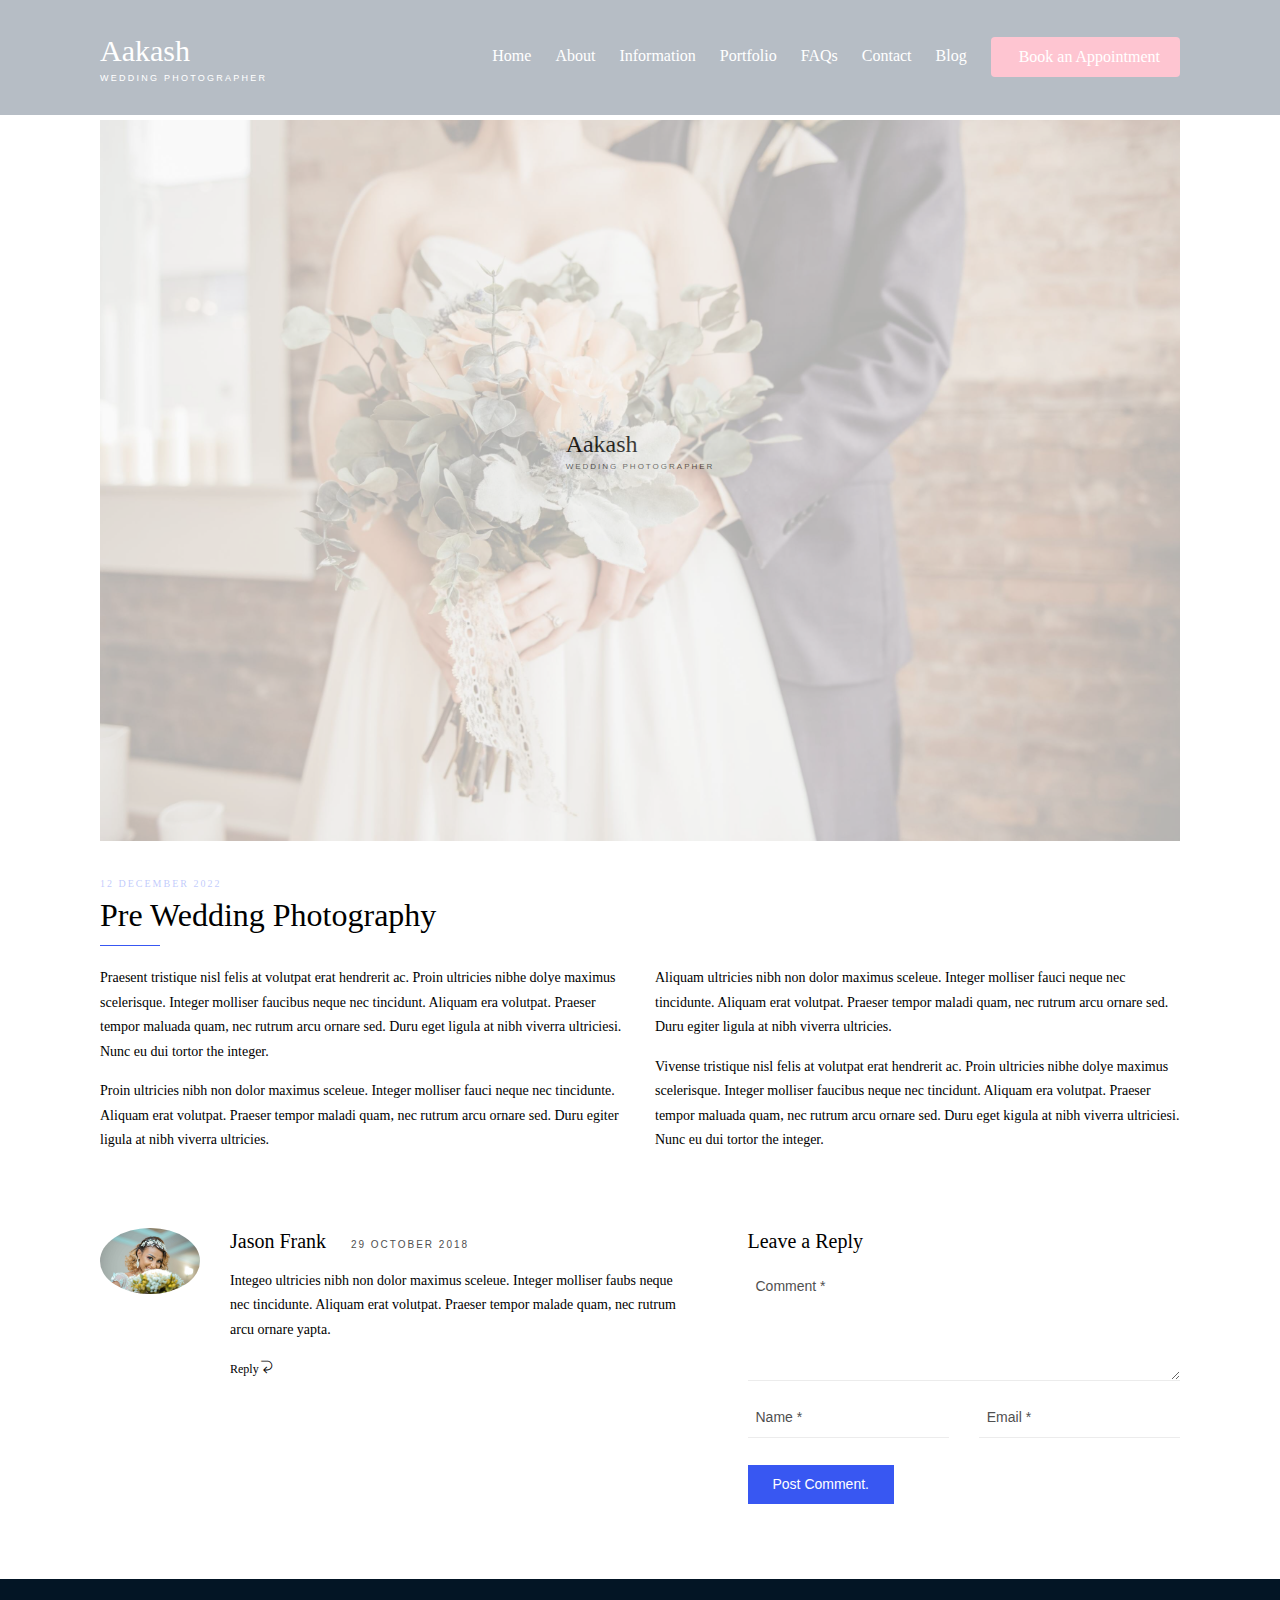
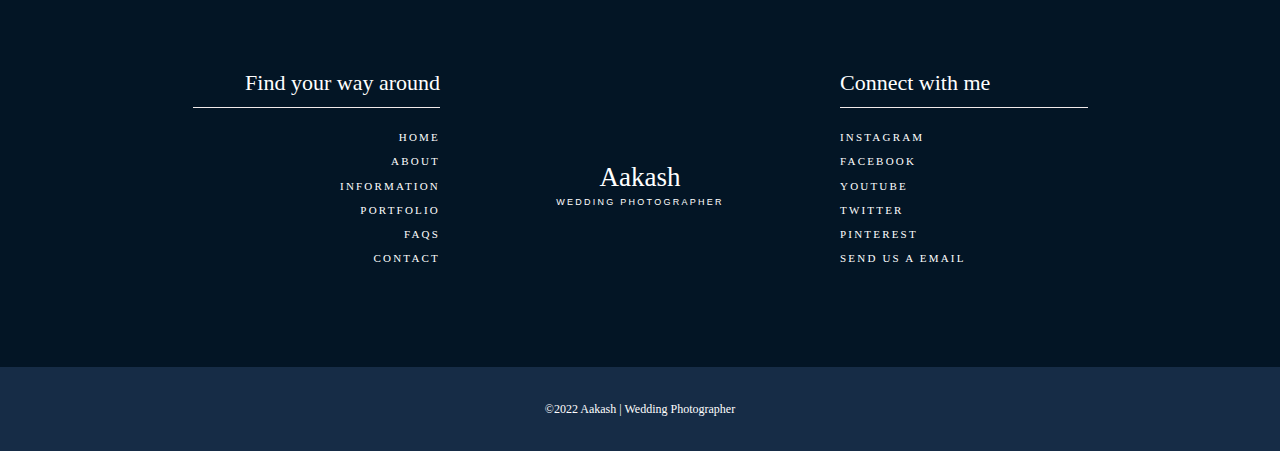
<file: demo-1/post.html>
<!DOCTYPE html>
<html lang="en">

<head>
    <meta charset="utf-8">
    <meta http-equiv="X-UA-Compatible" content="IE=edge">
    <meta name="viewport" content="width=device-width, initial-scale=1">
    <meta name="description"
        content="Capture the magic of your special day with our professional wedding photography services. Contact us for stunning wedding photos that you'll cherish forever.">
    <meta name="keywords"
        content="wedding photographer, wedding photography, wedding photos, professional photographer, wedding memories">
    <meta name="author" content="Aakash Subedi">

    <meta property="og:title" content="Wedding Photographer - Capture Your Special Moments | Your Website Name">
    <meta property="og:description"
        content="Capture the magic of your special day with our professional wedding photography services. Contact us for stunning wedding photos that you'll cherish forever.">
    <meta property="og:image" content="images/background/background1.jpg">
    <meta property="og:url" content="https://photo.on-study.com.com">
    <meta property="og:type" content="website">

    <link rel="icon" type="image/png" href="images/background/background1.jpg" />
    <title>Aakash Subedi | Wedding Photographer - Capture Your Special Moments | Your Website Name</title>
    <link href="css/bootstrap.min.css" rel=stylesheet>
    <link href="css/animate.css" rel="stylesheet">
    <link href="css/themify-icons.css" rel="stylesheet">
    <link href="modules/slick/slick.css" rel="stylesheet">
    <link href="modules/slick/slick-theme.css" rel="stylesheet">
    <link href="modules/magnific-popup/magnific-popup.css" rel="stylesheet">
    <link href="modules/owl-carousel/owl.carousel.min.css" rel="stylesheet">
    <link href="modules/owl-carousel/owl.theme.default.min.css" rel="stylesheet">
    <link href="css/style.css" rel="stylesheet">
    <link rel="stylesheet" href="https://cdnjs.cloudflare.com/ajax/libs/font-awesome/6.5.1/css/all.min.css"
        integrity="sha512-DTOQO9RWCH3ppGqcWaEA1BIZOC6xxalwEsw9c2QQeAIftl+Vegovlnee1c9QX4TctnWMn13TZye+giMm8e2LwA=="
        crossorigin="anonymous" referrerpolicy="no-referrer" />
</head>

<body>
    <!-- Preloader -->
    <div id="karla-page-loading" class="karla-pageloading">
        <div class="karla-pageloading-inner">
            <h2>Aakash <span>Wedding Photographer</span></h2>
        </div>
    </div>
    <!-- Header -->
    <header>
        <div class="karla-header-navbar">
            <div class="container karla-navbar-container">
                <div class="karla-navigation-wrap bg-light karla-start-header start-style">
                    <div class="container">
                        <div class="row">
                            <div class="col-md-12">
                                <nav class="navbar navbar-expand-md navbar-light">
                                    <!-- Logo -->
                                    <a class="navbar-brand" href="index.html">
                                        <h2>Aakash <span>Wedding Photographer</span></h2>
                                    </a>
                                    <!-- Menu -->
                                    <button class="navbar-toggler" type="button" data-toggle="collapse"
                                        data-target="#navbarSupportedContent" aria-controls="navbarSupportedContent"
                                        aria-expanded="false" aria-label="Toggle navigation"> <span
                                            class="navbar-toggler-icon"></span> </button>
                                    <div class="collapse navbar-collapse" id="navbarSupportedContent">
                                        <ul class="navbar-nav ml-auto py-4 py-md-0">
                                            <li class="nav-item pl-4 pl-md-0 ml-0 ml-md-4"> <a class="nav-link"
                                                    href="index.html">Home</a></li>
                                            <li class="nav-item pl-4 pl-md-0 ml-0 ml-md-4"> <a class="nav-link"
                                                    href="about.html">About</a></li>
                                            <li class="nav-item pl-4 pl-md-0 ml-0 ml-md-4"> <a class="nav-link"
                                                    href="information.html">Information</a></li>
                                            <li class="nav-item pl-4 pl-md-0 ml-0 ml-md-4"> <a class="nav-link"
                                                    href="portfolio.html">Portfolio</a></li>
                                            <li class="nav-item pl-4 pl-md-0 ml-0 ml-md-4"> <a class="nav-link"
                                                    href="faqs.html">FAQs</a> </li>
                                            <li class="nav-item pl-4 pl-md-0 ml-0 ml-md-4"> <a class="nav-link"
                                                    href="contact.html">Contact</a> </li>
                                            <li class="nav-item pl-4 pl-md-0 ml-0 ml-md-4"> <a class="nav-link"
                                                    href="blog.html">Blog</a> </li>
                                            <li class="nav-item pl-4 pl-md-0 ml-0 ml-md-4"> <a href="#"
                                                    class="pro-btn navigation-btn--join pro-btn--default pro-btn--primary"
                                                    title="Books"><i class="fa-solid fa-calendar-check"></i>Book an
                                                    Appointment</a>
                                            </li>
                                        </ul>
                                    </div>
                                </nav>
                            </div>
                        </div>
                    </div>
                </div>
            </div>
        </div>
    </header>
    <!-- Post  -->
    <div class="karla-post-section">
        <div class="container">
            <div class="row">
                <div class="col-md-12 mb-30">
                    <img src="images/recentweeding/5.jpg" class="img-responsive" alt="">
                </div>
            </div>
            <div class="row">
                <div class="col-md-12">
                    <span>12 December 2022</span>
                    <h2>Pre Wedding Photography</h2>
                    <hr class="line line-hr-left">
                </div>
            </div>
            <div class="row">
                <div class="col-md-6">
                    <p>Praesent tristique nisl felis at volutpat erat hendrerit ac. Proin ultricies nibhe dolye maximus
                        scelerisque. Integer molliser faucibus neque nec tincidunt. Aliquam era volutpat. Praeser tempor
                        maluada quam, nec rutrum arcu ornare sed. Duru eget ligula at nibh viverra ultriciesi. Nunc eu
                        dui tortor the integer.</p>
                    <p>Proin ultricies nibh non dolor maximus sceleue. Integer molliser fauci neque nec tincidunte.
                        Aliquam erat volutpat. Praeser tempor maladi quam, nec rutrum arcu ornare sed. Duru egiter
                        ligula at nibh viverra ultricies.</p>
                </div>
                <div class="col-md-6">
                    <p>Aliquam ultricies nibh non dolor maximus sceleue. Integer molliser fauci neque nec tincidunte.
                        Aliquam erat volutpat. Praeser tempor maladi quam, nec rutrum arcu ornare sed. Duru egiter
                        ligula at nibh viverra ultricies.</p>
                    <p>Vivense tristique nisl felis at volutpat erat hendrerit ac. Proin ultricies nibhe dolye maximus
                        scelerisque. Integer molliser faucibus neque nec tincidunt. Aliquam era volutpat. Praeser tempor
                        maluada quam, nec rutrum arcu ornare sed. Duru eget kigula at nibh viverra ultriciesi. Nunc eu
                        dui tortor the integer.</p>
                </div>
            </div>
        </div>
        <div class="karla-comment-section">
            <div class="container">
                <div class="row">
                    <!-- Comment -->
                    <div class="col-md-7">
                        <div class="karla-post-comment-wrap">
                            <div class="karla-user-comment"> <img src="images/recentweeding/2.jpg" alt=""> </div>
                            <div class="karla-user-content">
                                <h3>Jason Frank<span> 29 October 2018</span></h3>
                                <p>Integeo ultricies nibh non dolor maximus sceleue. Integer molliser faubs neque nec
                                    tincidunte. Aliquam erat volutpat. Praeser tempor malade quam, nec rutrum arcu
                                    ornare yapta. </p> <a class="karla-repay" href="#">Reply<i
                                        class="ti-back-left"></i></a>
                            </div>
                        </div>
                    </div>
                    <!-- Contact Form -->
                    <div class="col-md-5">
                        <h5>Leave a Reply</h5>
                        <form method="post" class="row">
                            <div class="col-sm-12">

                                <textarea name="message" id="message" cols="40" rows="4" placeholder="Comment *"
                                    required=""></textarea>

                            </div>
                            <div class="col-sm-6">

                                <input type="text" name="name" id="name" placeholder="Name *" required="">
                            </div>

                            <div class="col-sm-6">

                                <input type="email" name="email" id="email" placeholder="Email *" required="">
                            </div>

                            <div class="col-sm-12">
                                <button class="karla-btn" type="submit">Post Comment.</button>
                            </div>
                        </form>
                    </div>
                </div>
            </div>
        </div>
    </div>
    <!-- Footer -->
    <footer class="footer-section">
        <div class="footer-top">
            <div class="container">
                <div class="row">
                    <div class="col-md-3 offset-md-1">
                        <div class="left-cont">
                            <h3>Find your way around</h3>
                            <hr class="line mb-30">
                            <ul>
                                <li><a href="index.html">Home</a></li>
                                <li><a href="about.html">About</a></li>
                                <li><a href="information.html">Information</a></li>
                                <li><a href="portfolio.html">Portfolio</a></li>
                                <li><a href="faqs.html">FAQs</a></li>
                                <li><a href="contact.html">Contact</a></li>
                            </ul>
                        </div>
                    </div>
                    <div class="col-md-4 text-center">
                        <div class="center-cont">
                            <h2>Aakash <span>Wedding Photographer</span></h2>
                        </div>
                    </div>
                    <div class="col-md-3">
                        <div class="right-cont">
                            <h3>Connect with me</h3>
                            <hr class="line mb-30">
                            <ul>
                                <li><a href="index.html#">Instagram</a></li>
                                <li><a href="index.html#">Facebook</a></li>
                                <li><a href="index.html#">YouTube</a></li>
                                <li><a href="index.html#">Twitter</a></li>
                                <li><a href="index.html#">Pinterest</a></li>
                                <li><a href="index.html#">Send us a email</a></li>
                            </ul>
                        </div>
                    </div>
                </div>
            </div>
        </div>
        <div class="footer-bottom">
            <div class="container">
                <div class="row">
                    <div class="col-md-12">
                        <p><small>&copy;2022 Aakash | Wedding Photographer</small></p>
                    </div>
                </div>
            </div>
        </div>
    </footer>
    <!-- toTop -->
    <a href="#" class="totop">TOP</a>
    <!-- Js -->
    <script src="js/plugins/jquery-3.3.1.min.js"></script>
    <script src="js/plugins/bootstrap.min.js"></script>
    <script src="js/plugins/imagesloaded.pkgd.min.js"></script>
    <script src="js/plugins/jquery.isotope.v3.0.2.js"></script>
    <script src="js/plugins/modernizr-2.6.2.min.js"></script>
    <script src="js/plugins/jquery.waypoints.min.js"></script>
    <script src="modules/owl-carousel/owl.carousel.min.js"></script>
    <script src="modules/slick/slick.js"></script>
    <script src="modules/magnific-popup/jquery.magnific-popup.js"></script>
    <script src="modules/masonry/masonry.pkgd.min.js"></script>
    <script src="js/script.js"></script>
</body>

</html>
</file>
<file: demo-1/css/themify-icons.css>
@font-face {
	font-family: 'themify';
	src:url('../fonts/themify.eot');
	src:url('../fonts/themify.eot?#iefix') format('embedded-opentype'),
		url('../fonts/themify.woff') format('woff'),
		url('../fonts/themify.ttf') format('truetype'),
		url('../fonts/themify.svg') format('svg');
	font-weight: normal;
	font-style: normal;
}

[class^="ti-"], [class*=" ti-"] {
	font-family: 'themify';
	speak: none;
	font-style: normal;
	font-weight: normal;
	font-variant: normal;
	text-transform: none;
	line-height: 1;

	/* Better Font Rendering =========== */
	-webkit-font-smoothing: antialiased;
	-moz-osx-font-smoothing: grayscale;
}

.ti-wand:before {
	content: "\e600";
}
.ti-volume:before {
	content: "\e601";
}
.ti-user:before {
	content: "\e602";
}
.ti-unlock:before {
	content: "\e603";
}
.ti-unlink:before {
	content: "\e604";
}
.ti-trash:before {
	content: "\e605";
}
.ti-thought:before {
	content: "\e606";
}
.ti-target:before {
	content: "\e607";
}
.ti-tag:before {
	content: "\e608";
}
.ti-tablet:before {
	content: "\e609";
}
.ti-star:before {
	content: "\e60a";
}
.ti-spray:before {
	content: "\e60b";
}
.ti-signal:before {
	content: "\e60c";
}
.ti-shopping-cart:before {
	content: "\e60d";
}
.ti-shopping-cart-full:before {
	content: "\e60e";
}
.ti-settings:before {
	content: "\e60f";
}
.ti-search:before {
	content: "\e610";
}
.ti-zoom-in:before {
	content: "\e611";
}
.ti-zoom-out:before {
	content: "\e612";
}
.ti-cut:before {
	content: "\e613";
}
.ti-ruler:before {
	content: "\e614";
}
.ti-ruler-pencil:before {
	content: "\e615";
}
.ti-ruler-alt:before {
	content: "\e616";
}
.ti-bookmark:before {
	content: "\e617";
}
.ti-bookmark-alt:before {
	content: "\e618";
}
.ti-reload:before {
	content: "\e619";
}
.ti-plus:before {
	content: "\e61a";
}
.ti-pin:before {
	content: "\e61b";
}
.ti-pencil:before {
	content: "\e61c";
}
.ti-pencil-alt:before {
	content: "\e61d";
}
.ti-paint-roller:before {
	content: "\e61e";
}
.ti-paint-bucket:before {
	content: "\e61f";
}
.ti-na:before {
	content: "\e620";
}
.ti-mobile:before {
	content: "\e621";
}
.ti-minus:before {
	content: "\e622";
}
.ti-medall:before {
	content: "\e623";
}
.ti-medall-alt:before {
	content: "\e624";
}
.ti-marker:before {
	content: "\e625";
}
.ti-marker-alt:before {
	content: "\e626";
}
.ti-arrow-up:before {
	content: "\e627";
}
.ti-arrow-right:before {
	content: "\e628";
}
.ti-arrow-left:before {
	content: "\e629";
}
.ti-arrow-down:before {
	content: "\e62a";
}
.ti-lock:before {
	content: "\e62b";
}
.ti-location-arrow:before {
	content: "\e62c";
}
.ti-link:before {
	content: "\e62d";
}
.ti-layout:before {
	content: "\e62e";
}
.ti-layers:before {
	content: "\e62f";
}
.ti-layers-alt:before {
	content: "\e630";
}
.ti-key:before {
	content: "\e631";
}
.ti-import:before {
	content: "\e632";
}
.ti-image:before {
	content: "\e633";
}
.ti-heart:before {
	content: "\e634";
}
.ti-heart-broken:before {
	content: "\e635";
}
.ti-hand-stop:before {
	content: "\e636";
}
.ti-hand-open:before {
	content: "\e637";
}
.ti-hand-drag:before {
	content: "\e638";
}
.ti-folder:before {
	content: "\e639";
}
.ti-flag:before {
	content: "\e63a";
}
.ti-flag-alt:before {
	content: "\e63b";
}
.ti-flag-alt-2:before {
	content: "\e63c";
}
.ti-eye:before {
	content: "\e63d";
}
.ti-export:before {
	content: "\e63e";
}
.ti-exchange-vertical:before {
	content: "\e63f";
}
.ti-desktop:before {
	content: "\e640";
}
.ti-cup:before {
	content: "\e641";
}
.ti-crown:before {
	content: "\e642";
}
.ti-comments:before {
	content: "\e643";
}
.ti-comment:before {
	content: "\e644";
}
.ti-comment-alt:before {
	content: "\e645";
}
.ti-close:before {
	content: "\e646";
}
.ti-clip:before {
	content: "\e647";
}
.ti-angle-up:before {
	content: "\e648";
}
.ti-angle-right:before {
	content: "\e649";
}
.ti-angle-left:before {
	content: "\e64a";
}
.ti-angle-down:before {
	content: "\e64b";
}
.ti-check:before {
	content: "\e64c";
}
.ti-check-box:before {
	content: "\e64d";
}
.ti-camera:before {
	content: "\e64e";
}
.ti-announcement:before {
	content: "\e64f";
}
.ti-brush:before {
	content: "\e650";
}
.ti-briefcase:before {
	content: "\e651";
}
.ti-bolt:before {
	content: "\e652";
}
.ti-bolt-alt:before {
	content: "\e653";
}
.ti-blackboard:before {
	content: "\e654";
}
.ti-bag:before {
	content: "\e655";
}
.ti-move:before {
	content: "\e656";
}
.ti-arrows-vertical:before {
	content: "\e657";
}
.ti-arrows-horizontal:before {
	content: "\e658";
}
.ti-fullscreen:before {
	content: "\e659";
}
.ti-arrow-top-right:before {
	content: "\e65a";
}
.ti-arrow-top-left:before {
	content: "\e65b";
}
.ti-arrow-circle-up:before {
	content: "\e65c";
}
.ti-arrow-circle-right:before {
	content: "\e65d";
}
.ti-arrow-circle-left:before {
	content: "\e65e";
}
.ti-arrow-circle-down:before {
	content: "\e65f";
}
.ti-angle-double-up:before {
	content: "\e660";
}
.ti-angle-double-right:before {
	content: "\e661";
}
.ti-angle-double-left:before {
	content: "\e662";
}
.ti-angle-double-down:before {
	content: "\e663";
}
.ti-zip:before {
	content: "\e664";
}
.ti-world:before {
	content: "\e665";
}
.ti-wheelchair:before {
	content: "\e666";
}
.ti-view-list:before {
	content: "\e667";
}
.ti-view-list-alt:before {
	content: "\e668";
}
.ti-view-grid:before {
	content: "\e669";
}
.ti-uppercase:before {
	content: "\e66a";
}
.ti-upload:before {
	content: "\e66b";
}
.ti-underline:before {
	content: "\e66c";
}
.ti-truck:before {
	content: "\e66d";
}
.ti-timer:before {
	content: "\e66e";
}
.ti-ticket:before {
	content: "\e66f";
}
.ti-thumb-up:before {
	content: "\e670";
}
.ti-thumb-down:before {
	content: "\e671";
}
.ti-text:before {
	content: "\e672";
}
.ti-stats-up:before {
	content: "\e673";
}
.ti-stats-down:before {
	content: "\e674";
}
.ti-split-v:before {
	content: "\e675";
}
.ti-split-h:before {
	content: "\e676";
}
.ti-smallcap:before {
	content: "\e677";
}
.ti-shine:before {
	content: "\e678";
}
.ti-shift-right:before {
	content: "\e679";
}
.ti-shift-left:before {
	content: "\e67a";
}
.ti-shield:before {
	content: "\e67b";
}
.ti-notepad:before {
	content: "\e67c";
}
.ti-server:before {
	content: "\e67d";
}
.ti-quote-right:before {
	content: "\e67e";
}
.ti-quote-left:before {
	content: "\e67f";
}
.ti-pulse:before {
	content: "\e680";
}
.ti-printer:before {
	content: "\e681";
}
.ti-power-off:before {
	content: "\e682";
}
.ti-plug:before {
	content: "\e683";
}
.ti-pie-chart:before {
	content: "\e684";
}
.ti-paragraph:before {
	content: "\e685";
}
.ti-panel:before {
	content: "\e686";
}
.ti-package:before {
	content: "\e687";
}
.ti-music:before {
	content: "\e688";
}
.ti-music-alt:before {
	content: "\e689";
}
.ti-mouse:before {
	content: "\e68a";
}
.ti-mouse-alt:before {
	content: "\e68b";
}
.ti-money:before {
	content: "\e68c";
}
.ti-microphone:before {
	content: "\e68d";
}
.ti-menu:before {
	content: "\e68e";
}
.ti-menu-alt:before {
	content: "\e68f";
}
.ti-map:before {
	content: "\e690";
}
.ti-map-alt:before {
	content: "\e691";
}
.ti-loop:before {
	content: "\e692";
}
.ti-location-pin:before {
	content: "\e693";
}
.ti-list:before {
	content: "\e694";
}
.ti-light-bulb:before {
	content: "\e695";
}
.ti-Italic:before {
	content: "\e696";
}
.ti-info:before {
	content: "\e697";
}
.ti-infinite:before {
	content: "\e698";
}
.ti-id-badge:before {
	content: "\e699";
}
.ti-hummer:before {
	content: "\e69a";
}
.ti-home:before {
	content: "\e69b";
}
.ti-help:before {
	content: "\e69c";
}
.ti-headphone:before {
	content: "\e69d";
}
.ti-harddrives:before {
	content: "\e69e";
}
.ti-harddrive:before {
	content: "\e69f";
}
.ti-gift:before {
	content: "\e6a0";
}
.ti-game:before {
	content: "\e6a1";
}
.ti-filter:before {
	content: "\e6a2";
}
.ti-files:before {
	content: "\e6a3";
}
.ti-file:before {
	content: "\e6a4";
}
.ti-eraser:before {
	content: "\e6a5";
}
.ti-envelope:before {
	content: "\e6a6";
}
.ti-download:before {
	content: "\e6a7";
}
.ti-direction:before {
	content: "\e6a8";
}
.ti-direction-alt:before {
	content: "\e6a9";
}
.ti-dashboard:before {
	content: "\e6aa";
}
.ti-control-stop:before {
	content: "\e6ab";
}
.ti-control-shuffle:before {
	content: "\e6ac";
}
.ti-control-play:before {
	content: "\e6ad";
}
.ti-control-pause:before {
	content: "\e6ae";
}
.ti-control-forward:before {
	content: "\e6af";
}
.ti-control-backward:before {
	content: "\e6b0";
}
.ti-cloud:before {
	content: "\e6b1";
}
.ti-cloud-up:before {
	content: "\e6b2";
}
.ti-cloud-down:before {
	content: "\e6b3";
}
.ti-clipboard:before {
	content: "\e6b4";
}
.ti-car:before {
	content: "\e6b5";
}
.ti-calendar:before {
	content: "\e6b6";
}
.ti-book:before {
	content: "\e6b7";
}
.ti-bell:before {
	content: "\e6b8";
}
.ti-basketball:before {
	content: "\e6b9";
}
.ti-bar-chart:before {
	content: "\e6ba";
}
.ti-bar-chart-alt:before {
	content: "\e6bb";
}
.ti-back-right:before {
	content: "\e6bc";
}
.ti-back-left:before {
	content: "\e6bd";
}
.ti-arrows-corner:before {
	content: "\e6be";
}
.ti-archive:before {
	content: "\e6bf";
}
.ti-anchor:before {
	content: "\e6c0";
}
.ti-align-right:before {
	content: "\e6c1";
}
.ti-align-left:before {
	content: "\e6c2";
}
.ti-align-justify:before {
	content: "\e6c3";
}
.ti-align-center:before {
	content: "\e6c4";
}
.ti-alert:before {
	content: "\e6c5";
}
.ti-alarm-clock:before {
	content: "\e6c6";
}
.ti-agenda:before {
	content: "\e6c7";
}
.ti-write:before {
	content: "\e6c8";
}
.ti-window:before {
	content: "\e6c9";
}
.ti-widgetized:before {
	content: "\e6ca";
}
.ti-widget:before {
	content: "\e6cb";
}
.ti-widget-alt:before {
	content: "\e6cc";
}
.ti-wallet:before {
	content: "\e6cd";
}
.ti-video-clapper:before {
	content: "\e6ce";
}
.ti-video-camera:before {
	content: "\e6cf";
}
.ti-vector:before {
	content: "\e6d0";
}
.ti-themify-logo:before {
	content: "\e6d1";
}
.ti-themify-favicon:before {
	content: "\e6d2";
}
.ti-themify-favicon-alt:before {
	content: "\e6d3";
}
.ti-support:before {
	content: "\e6d4";
}
.ti-stamp:before {
	content: "\e6d5";
}
.ti-split-v-alt:before {
	content: "\e6d6";
}
.ti-slice:before {
	content: "\e6d7";
}
.ti-shortcode:before {
	content: "\e6d8";
}
.ti-shift-right-alt:before {
	content: "\e6d9";
}
.ti-shift-left-alt:before {
	content: "\e6da";
}
.ti-ruler-alt-2:before {
	content: "\e6db";
}
.ti-receipt:before {
	content: "\e6dc";
}
.ti-pin2:before {
	content: "\e6dd";
}
.ti-pin-alt:before {
	content: "\e6de";
}
.ti-pencil-alt2:before {
	content: "\e6df";
}
.ti-palette:before {
	content: "\e6e0";
}
.ti-more:before {
	content: "\e6e1";
}
.ti-more-alt:before {
	content: "\e6e2";
}
.ti-microphone-alt:before {
	content: "\e6e3";
}
.ti-magnet:before {
	content: "\e6e4";
}
.ti-line-double:before {
	content: "\e6e5";
}
.ti-line-dotted:before {
	content: "\e6e6";
}
.ti-line-dashed:before {
	content: "\e6e7";
}
.ti-layout-width-full:before {
	content: "\e6e8";
}
.ti-layout-width-default:before {
	content: "\e6e9";
}
.ti-layout-width-default-alt:before {
	content: "\e6ea";
}
.ti-layout-tab:before {
	content: "\e6eb";
}
.ti-layout-tab-window:before {
	content: "\e6ec";
}
.ti-layout-tab-v:before {
	content: "\e6ed";
}
.ti-layout-tab-min:before {
	content: "\e6ee";
}
.ti-layout-slider:before {
	content: "\e6ef";
}
.ti-layout-slider-alt:before {
	content: "\e6f0";
}
.ti-layout-sidebar-right:before {
	content: "\e6f1";
}
.ti-layout-sidebar-none:before {
	content: "\e6f2";
}
.ti-layout-sidebar-left:before {
	content: "\e6f3";
}
.ti-layout-placeholder:before {
	content: "\e6f4";
}
.ti-layout-menu:before {
	content: "\e6f5";
}
.ti-layout-menu-v:before {
	content: "\e6f6";
}
.ti-layout-menu-separated:before {
	content: "\e6f7";
}
.ti-layout-menu-full:before {
	content: "\e6f8";
}
.ti-layout-media-right-alt:before {
	content: "\e6f9";
}
.ti-layout-media-right:before {
	content: "\e6fa";
}
.ti-layout-media-overlay:before {
	content: "\e6fb";
}
.ti-layout-media-overlay-alt:before {
	content: "\e6fc";
}
.ti-layout-media-overlay-alt-2:before {
	content: "\e6fd";
}
.ti-layout-media-left-alt:before {
	content: "\e6fe";
}
.ti-layout-media-left:before {
	content: "\e6ff";
}
.ti-layout-media-center-alt:before {
	content: "\e700";
}
.ti-layout-media-center:before {
	content: "\e701";
}
.ti-layout-list-thumb:before {
	content: "\e702";
}
.ti-layout-list-thumb-alt:before {
	content: "\e703";
}
.ti-layout-list-post:before {
	content: "\e704";
}
.ti-layout-list-large-image:before {
	content: "\e705";
}
.ti-layout-line-solid:before {
	content: "\e706";
}
.ti-layout-grid4:before {
	content: "\e707";
}
.ti-layout-grid3:before {
	content: "\e708";
}
.ti-layout-grid2:before {
	content: "\e709";
}
.ti-layout-grid2-thumb:before {
	content: "\e70a";
}
.ti-layout-cta-right:before {
	content: "\e70b";
}
.ti-layout-cta-left:before {
	content: "\e70c";
}
.ti-layout-cta-center:before {
	content: "\e70d";
}
.ti-layout-cta-btn-right:before {
	content: "\e70e";
}
.ti-layout-cta-btn-left:before {
	content: "\e70f";
}
.ti-layout-column4:before {
	content: "\e710";
}
.ti-layout-column3:before {
	content: "\e711";
}
.ti-layout-column2:before {
	content: "\e712";
}
.ti-layout-accordion-separated:before {
	content: "\e713";
}
.ti-layout-accordion-merged:before {
	content: "\e714";
}
.ti-layout-accordion-list:before {
	content: "\e715";
}
.ti-ink-pen:before {
	content: "\e716";
}
.ti-info-alt:before {
	content: "\e717";
}
.ti-help-alt:before {
	content: "\e718";
}
.ti-headphone-alt:before {
	content: "\e719";
}
.ti-hand-point-up:before {
	content: "\e71a";
}
.ti-hand-point-right:before {
	content: "\e71b";
}
.ti-hand-point-left:before {
	content: "\e71c";
}
.ti-hand-point-down:before {
	content: "\e71d";
}
.ti-gallery:before {
	content: "\e71e";
}
.ti-face-smile:before {
	content: "\e71f";
}
.ti-face-sad:before {
	content: "\e720";
}
.ti-credit-card:before {
	content: "\e721";
}
.ti-control-skip-forward:before {
	content: "\e722";
}
.ti-control-skip-backward:before {
	content: "\e723";
}
.ti-control-record:before {
	content: "\e724";
}
.ti-control-eject:before {
	content: "\e725";
}
.ti-comments-smiley:before {
	content: "\e726";
}
.ti-brush-alt:before {
	content: "\e727";
}
.ti-youtube:before {
	content: "\e728";
}
.ti-vimeo:before {
	content: "\e729";
}
.ti-twitter:before {
	content: "\e72a";
}
.ti-time:before {
	content: "\e72b";
}
.ti-tumblr:before {
	content: "\e72c";
}
.ti-skype:before {
	content: "\e72d";
}
.ti-share:before {
	content: "\e72e";
}
.ti-share-alt:before {
	content: "\e72f";
}
.ti-rocket:before {
	content: "\e730";
}
.ti-pinterest:before {
	content: "\e731";
}
.ti-new-window:before {
	content: "\e732";
}
.ti-microsoft:before {
	content: "\e733";
}
.ti-list-ol:before {
	content: "\e734";
}
.ti-linkedin:before {
	content: "\e735";
}
.ti-layout-sidebar-2:before {
	content: "\e736";
}
.ti-layout-grid4-alt:before {
	content: "\e737";
}
.ti-layout-grid3-alt:before {
	content: "\e738";
}
.ti-layout-grid2-alt:before {
	content: "\e739";
}
.ti-layout-column4-alt:before {
	content: "\e73a";
}
.ti-layout-column3-alt:before {
	content: "\e73b";
}
.ti-layout-column2-alt:before {
	content: "\e73c";
}
.ti-instagram:before {
	content: "\e73d";
}
.ti-google:before {
	content: "\e73e";
}
.ti-github:before {
	content: "\e73f";
}
.ti-flickr:before {
	content: "\e740";
}
.ti-facebook:before {
	content: "\e741";
}
.ti-dropbox:before {
	content: "\e742";
}
.ti-dribbble:before {
	content: "\e743";
}
.ti-apple:before {
	content: "\e744";
}
.ti-android:before {
	content: "\e745";
}
.ti-save:before {
	content: "\e746";
}
.ti-save-alt:before {
	content: "\e747";
}
.ti-yahoo:before {
	content: "\e748";
}
.ti-wordpress:before {
	content: "\e749";
}
.ti-vimeo-alt:before {
	content: "\e74a";
}
.ti-twitter-alt:before {
	content: "\e74b";
}
.ti-tumblr-alt:before {
	content: "\e74c";
}
.ti-trello:before {
	content: "\e74d";
}
.ti-stack-overflow:before {
	content: "\e74e";
}
.ti-soundcloud:before {
	content: "\e74f";
}
.ti-sharethis:before {
	content: "\e750";
}
.ti-sharethis-alt:before {
	content: "\e751";
}
.ti-reddit:before {
	content: "\e752";
}
.ti-pinterest-alt:before {
	content: "\e753";
}
.ti-microsoft-alt:before {
	content: "\e754";
}
.ti-linux:before {
	content: "\e755";
}
.ti-jsfiddle:before {
	content: "\e756";
}
.ti-joomla:before {
	content: "\e757";
}
.ti-html5:before {
	content: "\e758";
}
.ti-flickr-alt:before {
	content: "\e759";
}
.ti-email:before {
	content: "\e75a";
}
.ti-drupal:before {
	content: "\e75b";
}
.ti-dropbox-alt:before {
	content: "\e75c";
}
.ti-css3:before {
	content: "\e75d";
}
.ti-rss:before {
	content: "\e75e";
}
.ti-rss-alt:before {
	content: "\e75f";
}
</file>
<file: demo-1/css/style.css>
/*------------------------------------------------------------------
[Table of contents]
01. Fonts settings
02. Default style
03. Preloader style
04. Banner & Section style
05. Line style
06. Owl Carousel custom style
07. Navigation style
08. Homepage slider style
09. About style
10. Clients style
11. Testimonials style
12. Travel Dates style
13. Gallery style
14. Recent Weddings style
15. Prices style
16. FAQs Style
17. Contact styles
18. toTop button
19. Footer styles
20. Blog & Post styles
21. Button style
22. Overlay Effect Bg image  
23. Media Query
-------------------------------------------------------------------*/

/* ======= Fonts settings ======= */
/* @import url('https://fonts.googleapis.com/css2?family=Nunito+Sans:ital,wght@0,300;0,400;0,600;0,700;1,300;1,400;1,600;1,700&family=Old+Standard+TT:ital,wght@0,400;0,700;1,400&display=swap'); */

@font-face {
    font-family: Times New Roman", Times, serif, Helvetica, sans-serif;
    /* src: url('../fonts/parisscript-regular.woff'); */
}

/* ======= Default style ======= */
body {
    color: #000000;
    line-height: 1.75;
    font-size: 14px;
    font-family: 'Times New Roman", Times, serif,';
    font-weight: 300;
}

/*** typography ***/
/* headings */
h1 {
    font-size: 40px;
    line-height: 1.3em;
    font-weight: 400;
    font-family: 'Times New Roman", Times, serif', ;
    color: #000;
}

h2,
h3,
h4,
h5,
h6 {
    line-height: 1.3;
    font-weight: 400;
    font-family: 'Times New Roman", Times, serif', ;
    color: #000;
}

/* paragraph */
p {
    margin: 0 0 15px;
    color: #000000;
    line-height: 1.75;

    font-size: 14px;
    font-family: 'Times New Roman", Times, serif';
    font-weight: 300;
}

i {
    font-family: 'Times New Roman", Times, serif';
    font-style: italic;
    font-size: 15px;
    color: #000;
}

b,
strong {
    font-family: 'Times New Roman", Times, serif';
    font-weight: 400;
    color: #000;
}

a {
    color: #ffffff;
}

a:hover {
    text-decoration: none;
    color: #000;
}

a:link {
    text-decoration: none;
}

a:focus {
    outline: none;
}

img {
    width: 100%;
    height: auto;
}

img {
    -webkit-transition: all 0.5s;
    -o-transition: all 0.5s;
    transition: all 0.5s;
    color: #000;
}

.small,
small {
    font-size: 75%;
    font-weight: 400;
}

.container {
    padding-right: 30px;
    padding-left: 30px;
}

/* important */
.js .animate-box {
    opacity: 0;
}

.o-hidden {
    overflow: hidden;
}

.pos-re {
    position: relative;
}

.full-width {
    width: 100% !important;
}

.bg-img {
    background-size: cover;
    background-repeat: no-repeat;
}

.bg-fixed {
    background-attachment: fixed;
}

.v-middle {
    position: absolute;
    width: 100%;
    top: 50%;
    left: 0;
    -webkit-transform: translate(0%, -50%);
    transform: translate(0%, -50%);
}

.valign {
    display: -webkit-box;
    display: -ms-flexbox;
    display: flex;
    -webkit-box-align: center;
    -ms-flex-align: center;
    align-items: center;
}

.bg-gray {
    background:#031525; /*gada */
}

.bg-white {
    background: #FFF;
}

/* margin padding */
.mt-30 {
    margin-top: 30px;
}

.mt-60 {
    margin-top: 60px;
}

.mt-100 {
    margin-top: 100px;
}

.mb-30 {
    margin-bottom: 30px;
}

.mb-60 {
    margin-bottom: 60px;
}

.mb-90 {
    margin-bottom: 90px;
}

.mb-100 {
    margin-bottom: 100px;
}

.pt-120 {
    padding-top: 120px;
}

/* lists */
ul {
    list-style-type: none;
}

/* text field */
button,
input,
optgroup,
select,
textarea {
    font-family: 'Nunito Sans', sans-serif;
}

input[type="password"]:focus,
input[type="email"]:focus,
input[type="text"]:focus,
input[type="file"]:focus,
input[type="radio"]:focus,
input[type="checkbox"]:focus,
textarea:focus {
    outline: none;
}

input[type="password"],
input[type="email"],
input[type="text"],
input[type="file"],
textarea {
    max-width: 100%;
    margin-bottom: 12px;
    padding: 12px 8px 8px;
    height: auto;
    background-color: transparent;
    -webkit-box-shadow: none;
    box-shadow: none;
    border-width: 0 0 1px;
    border-style: solid;
    display: block;
    width: 100%;
    color: #505050;
    background-image: none;
    border-bottom: 1px solid #ececec;
    border-color: ease-in-out .15s, box-shadow ease-in-out .15s;
    line-height: 1.75;
    font-size: 14px;
    font-family: 'Nunito Sans', sans-serif;
    font-weight: 300;
}

input:focus,
textarea:focus {
    border-bottom-width: 1px;
    border-color: #3857f2;
}

input[type="submit"],
input[type="reset"],
input[type="button"],
button {
    text-shadow: none;
    padding: 10px 20px;
    -webkit-box-shadow: none;
    box-shadow: none;
    line-height: 1.75em;
    font-weight: 400;
    font-family: 'Nunito Sans', sans-serif;
    border-style: solid;
    color: #000;
    border-width: 0;
    -webkit-transition: background-color .15s ease-out;
    transition: background-color .15s ease-out;
    background-color: #dbf546;
    margin: 3px 0;
}

input[type="submit"]:hover,
input[type="reset"]:hover,
input[type="button"]:hover,
button:hover {
    background-color: #000;
    color: #FFF;
}

select {
    padding: 10px;
    border-radius: 5px;
}

th,
tr,
td {
    padding: 10px 0;
}

input[type="radio"],
input[type="checkbox"] {
    display: inline;
}



.pro-btn--primary {
    background-color: #fc466b;
    color: #fff;
}

.pro-btn--default {
    padding: 8px 20px;
    font-weight: 500;
    font-size: 16px;
    line-height: 24px;
}

.pro-btn {
    border-radius: 4px;
    border: none;
    outline: none;
    cursor: pointer;
    display: flex;
    align-items: center;
    gap: 8px;
    width: -moz-fit-content;
    width: fit-content;
    flex-shrink: 0;
}


a {
    transition: all .2s ease-in-out;
    outline: none;
    text-decoration: none;
}






/* for contact form */
.alert-success {
    background: transparent;
    color: #505050;
    border: 1px solid #3857f2;
    border-radius: 0px;
}

/* placeholder */
::-webkit-input-placeholder {
    color: #505050;
    line-height: 1.75;
    font-size: 14px;
    font-family: 'Nunito Sans', sans-serif;
    font-weight: 300;
}

:-moz-placeholder {
    color: #505050;
}

::-moz-placeholder {
    color: #505050;
    opacity: 1;
}

:-ms-input-placeholder {
    color: #505050;
}


/* ======= Preloader ======= */
.karla-pageloading {
    color: #ffffff;
    position: fixed;
    width: 100%;
    height: 100%;
    top: 0;
    left: 0;
    z-index: 999999;
    display: -webkit-box;
    display: -webkit-flex;
    display: -ms-flexbox;
    display: flex;
    -webkit-box-align: center;
    -webkit-align-items: center;
    -ms-flex-align: center;
    align-items: center;
    -webkit-box-pack: center;
    -webkit-justify-content: center;
    -ms-flex-pack: center;
    justify-content: center;
    -webkit-user-select: none;
    -moz-user-select: none;
    -ms-user-select: none;
    user-select: none;
    background-color: #fff;
}

@-webkit-keyframes preloader-breath-img {
    from {
        opacity: .7;
    }

    to {
        opacity: 1;
    }
}

@keyframes preloader-breath-img {
    from {
        opacity: .7;
    }

    to {
        opacity: 1;
    }
}

.karla-pageloading .karla-pageloading-inner {
    -webkit-animation-name: preloader-breath-img;
    animation-name: preloader-breath-img;
    -webkit-animation-duration: 1800ms;
    animation-duration: 1800ms;
    -webkit-animation-delay: 200ms;
    animation-delay: 200ms;
    -webkit-animation-timing-function: cubic-bezier(0.73, 0.005, 0.42, 1.005);
    animation-timing-function: cubic-bezier(0.73, 0.005, 0.42, 1.005);
    -webkit-animation-iteration-count: infinite;
    animation-iteration-count: infinite;
    -webkit-animation-direction: alternate;
    animation-direction: alternate;
}

.karla-pageloading img {
    height: 60px;
    width: auto;
    display: block;
    -webkit-transition: all 0.3s ease-out;
    transition: all 0.3s ease-out;
}

.karla-pageloading h2 {
    font-family: 'Times New Roman", Times, serif';
    font-weight: 400;
    font-style: normal;
    font-size: 24px;
    color: #000;
    line-height: 1.4;
    margin-bottom: 0;
}

.karla-pageloading span {
    display: block;
    color: #505050;
    text-transform: uppercase;
    letter-spacing: 0.25em;
    font-size: 8px;
    font-family: 'Nunito Sans', sans-serif;
    font-weight: 300;
    font-style: normal;
    text-align: center;
}


/* ======= Banner & Section ======= */
.banner-padding {
    margin-top: 120px;
    padding: 150px 0;
    background-position: center center;
}

.banner-full-padding {
    padding: 90px 0 60px 0;
    height: 120vh;
    background-position: center center;
}

.banner-full-padding h6 {
    color: #000;
    font-size: 24px;
    text-align: center;
    font-family: 'Times New Roman", Times, serif', serif;
    font-weight: 400;
    line-height: 1em;
}

.banner-padding .cat {
    background: #fff;
    color: #3857f2;
    padding: 30px 45px;
    width: fit-content;
    margin: 0 auto;
}

.banner-padding h1 {
    font-size: 36px;
    line-height: 1.3em;
    font-weight: 400;
    font-family: 'Times New Roman", Times, serif', serif;
    color: #000;
    margin-bottom: 0;
}

.banner-padding span {
    font-family: 'Times New Roman", Times, serif';
    font-weight: 400;
    font-style: normal;
    font-size: 24px;
    color: #000;
    margin-bottom: 0;
}

.section-padding {
    position: relative;
    padding: 90px 0;
}

.section-padding h1 {
    color: #3857f2;
    letter-spacing: 0.1em;
    font-size: 45px;
    text-align: left;
    font-family: 'Times New Roman", Times, serif';
    font-weight: 400;
    text-transform: uppercase;
}

.section-padding h2 {
    color: #000;
    text-transform: none;
    font-size: 36px;
    font-family: 'Times New Roman", Times, serif';
    font-weight: 400;
}

.section-padding h5 {
    color: #000;
    text-transform: none;
    font-size: 20px;
    font-family: 'Times New Roman", Times, serif', serif;
    font-weight: 400;
}

.section-padding span {
    color: #3857f2;
    font-size: 20px;
    font-family: 'Nunito Sans', sans-serif;
    font-weight: 300;
    font-style: normal;
    text-transform: uppercase;
    letter-spacing: 0.5em;
}

/* line css */
.line-one {
    -webkit-box-flex: 1;
    flex: 1 0;
    height: 1px;
    background-color: #3857f2;
    display: -webkit-box;
    display: flex;
    margin-top: 13px;
}

@media (max-width: 768px) {
    .line-one {
        display: none;
    }
}


/* ======= Line style ======= */
hr {
    margin-top: 10px;
    margin-bottom: 10px;
}

.line-hr-center {
    width: 120px;
    border-top: 1px solid #3857f2;
}

.line-hr-primary {
    width: 100%;
    border-top: 1px solid #3857f2;
}

.line-hr-left {
    width: 60px;
    border-top: 1px solid #3857f2;
    margin: 0 0 20px 0;
}

.line-hr-right {
    width: 60px;
    border-top: 1px solid #3857f2;
    margin: 0 0 20px 0;
}

.line-vr-section {
    position: relative;
    margin: -25px auto;
    border: 0;
    border-left: 1px solid;
    border-color: #3857f2;
    width: 1px;
    height: 50px;
    z-index: 10;
}


/* ===== Owl Carousel custom style ===== */
.owl-theme .owl-nav.disabled+.owl-dots {
    margin-top: -40px;
    line-height: .7;
    position: relative;
}

.owl-theme .owl-dots .owl-dot span {
    width: 3px;
    height: 3px;
    margin: 0 2px;
    border-radius: 50%;
    background: rgba(162, 120, 58, 0.5);
}

.owl-theme .owl-dots .owl-dot.active span,
.owl-theme .owl-dots .owl-dot:hover span {
    background: #505050;
}

.owl-theme .owl-nav [class*=owl-] {
    background-color: #3857f2;
    width: 30px;
    height: 30px;
    line-height: 25px;
    border-radius: 50%;
}

.owl-theme .owl-nav [class*=owl-] {
    color: #FFF;
    font-size: 12px;
    margin: 5px;
    padding: 4px 7px;
    background: #3857f2;
    display: inline-block;
    cursor: pointer;
    border-radius: 3px;
}

.owl-theme .owl-nav [class*=owl-] {
    background-color: transparent;
    border: 1px solid rgba(255, 255, 255, 0.6);
    width: 30px;
    height: 30px;
    line-height: 25px;
    border-radius: 50%;
    color: rgba(255, 255, 255, 0.6);
}

.owl-theme .owl-nav [class*=owl-]:hover {
    background-color: transparent;
    border: 1px solid #3857f2;
    color: #3857f2;
}


/* ======= Navigation style ======= */
.karla-header-navbar {
    padding: 0;
}

.karla-start-header {
    opacity: 1;
    transform: translateY(0);
    padding: 25px 0;
}

.karla-start-header.scroll-on {
    padding: 15px 0;
    -webkit-transition: height .2s ease-out;
    transition: height .2s ease-out;
    box-shadow: 0 0 50px 0 rgba(0, 0, 0, 0.1);
}

.karla-start-header.scroll-on .navbar-brand img {
    height: 40px;
    -webkit-transition: all 0.3s ease-out;
    transition: all 0.3s ease-out;
}

.karla-start-header.scroll-on .navbar-brand h2 {
    font-family: 'Times New Roman", Times, serif';
    font-weight: 400;
    font-style: normal;
    font-size: 24px;
    color: #ffffff;
    line-height: 1.4;
    margin-bottom: 0;
}

.karla-start-header.scroll-on .navbar-brand span {
    display: block;
    color: #ffffff;
    text-transform: uppercase;
    letter-spacing: 0.25em;
    font-size: 8px;
    font-family: 'Nunito Sans', sans-serif;
    font-weight: 400;
    font-style: normal;
    text-align: center;
}

.karla-navigation-wrap {
    position: fixed;
    width: 100%;
    top: 0;
    left: 0;
    z-index: 1000;
    -webkit-transition: all 0.3s ease-out;
    transition: all 0.3s ease-out;
}

.navbar {
    padding: 0;
}

.navbar-brand img {
    height: 55px;
    width: auto;
    display: block;
    -webkit-transition: all 0.3s ease-out;
    transition: all 0.3s ease-out;
}

.navbar-brand h2 {
    font-family: 'Times New Roman", Times, serif';
    font-weight: 400;
    font-style: normal;
    font-size: 30px;
    color: #ffffff;
    line-height: 1.4;
    margin-bottom: 0;
}

.navbar-brand span {
    display: block;
    color: #ffffff;
    text-transform: uppercase;
    letter-spacing: 0.25em;
    font-size: 9px;
    font-family: 'Nunito Sans', sans-serif;
    font-weight: 300;
    font-style: normal;
    text-align: center;
}

.navbar-toggler {
    float: right;
    border: none;
    padding-right: 0;
}

.navbar-toggler:active,
.navbar-toggler:focus {
    outline: none;
}

.navbar-light .navbar-toggler:hover {
    background: transparent;
}

.navbar-light .navbar-toggler-icon {
    width: 24px;
    height: 16px;
    background-image: none;
    position: relative;
    /*    border-bottom: 1px solid #000;*/
    transition: all 300ms linear;
}

.navbar-light .navbar-toggler-icon:after,
.navbar-light .navbar-toggler-icon:before {
    width: 24px;
    position: absolute;
    height: 1px;
    background-color: #000;
    top: 1px;
    left: 0;
    content: '';
    z-index: 2;
    transition: all 300ms linear;
}

.navbar-light .navbar-toggler-icon:after {
    top: 9px;
}

.navbar-toggler[aria-expanded="true"] .navbar-toggler-icon:after {
    transform: rotate(45deg);
}

.navbar-toggler[aria-expanded="true"] .navbar-toggler-icon:before {
    transform: translateY(8px) rotate(-45deg);
}

.navbar-toggler[aria-expanded="true"] .navbar-toggler-icon {
    border-color: transparent;
}

.nav-link {
    transition: all 200ms linear;
}

.nav-item:hover .nav-link {
    color: #3857f2 !important;
}

.nav-item.active .nav-link {
    color: #3857f2;
    font-weight: 400;
}

.navbar-light .navbar-nav .nav-link {
    color: #ffffff;
    font-size: 16px;
    font-family: 'Times New Roman", Times, serif, Helvetica,';
    font-weight: 400;
}

.nav-link {
    position: relative;
    padding: 5px 0 !important;
    display: inline-block;
}

.nav-item:after {
    position: absolute;
    bottom: -5px;
    left: 0;
    width: 100%;
    height: 1px;
    content: '';
    background-color: #3857f2;
    opacity: 0;
    transition: all 200ms linear;
}

.nav-item:hover:after {
    bottom: 0;
    opacity: 1;
}

.nav-item {
    position: relative;
    transition: all 200ms linear;
}

.navbar-light .navbar-nav .active>.nav-link,
.navbar-light .navbar-nav .nav-link.active,
.navbar-light .navbar-nav .nav-link.show,
.navbar-light .navbar-nav .show>.nav-link {
    color: #3857f2;
}

/* Dropdown style */
.bg-light {
    background-color: #162c46 !important;
}

.nav-item .dropdown-menu {
    transform: translate3d(0, 10px, 0);
    visibility: hidden;
    opacity: 0;
    max-height: 0;
    display: block;
    padding: 0;
    margin: 0;
    transition: all 200ms linear;
}

.nav-item.show .dropdown-menu {
    opacity: 1;
    visibility: visible;
    max-height: 999px;
    transform: translate3d(0, 0px, 0);
}

.dropdown-menu {
    color: #000;
    font-size: 16px;
    font-family: 'Times New Roman", Times, serif', serif;
    font-weight: 400;
    padding: 10px !important;
    margin: 0;
    background-color: #fff;
    border: none;
    box-shadow: 0 5px 10px 0 rgba(0, 0, 0, 0.1);
    transition: all 200ms linear;

}

.dropdown-toggle::after {
    display: none;
}

.dropdown-item {
    color: #000;
    letter-spacing: 1px;
    font-size: 14px;
    font-weight: 400;
    text-transform: uppercase;
    padding: 7px 15px;
    transition: all 200ms linear;
}

.dropdown-item:hover,
.dropdown-item:focus {
    color: #3857f2;
    background-color: rgba(255, 255, 255);
}

.ti-angle-down {
    font-size: 11px;
}

@media (max-width: 767px) {
    .nav-item:after {
        display: none;
    }

    .dropdown-menu {
        padding: 0 !important;
        background-color: transparent;
        box-shadow: none;
        transition: all 200ms linear;
    }

    .dropdown-toggle[aria-expanded="true"]+.dropdown-menu {
        margin-top: 5px !important;
        margin-bottom: 15px !important;
    }
}


/* ======= Homepage slider ======= */
.karla-homepage-slider {
    padding-top: 110px;
}

.karla-slider-item {
    position: relative;
}

@media (max-width: 991px) {
    .karla-slider-item {
        height: 100%;
        margin-bottom: 10px;
    }
}

.karla-homepage-slider .karla-slider-item {
    margin-left: 5px;
}

.karla-slider-item:focus {
    outline: none;
}

.karla-slider-caption {
    position: absolute;
    left: 50%;
    top: 50%;
    width: -webkit-fit-content;
    width: -moz-fit-content;
    width: fit-content;
    text-align: center;
    -webkit-transform: translate(-50%, -50%);
    transform: translate(-50%, -50%);
    -webkit-transition: opacity .2s ease-out;
    transition: opacity .2s ease-out;
    width: 100%;
    height: 100%;
    display: flex;
    flex-direction: column;
    justify-content: center;
    opacity: 0;
    background: rgba(0, 0, 0, 0.3);
}

.karla-slider-imghover {
    position: absolute;
    left: 0;
    right: 0;
    bottom: 0;
    top: 0;
    opacity: 0;
    background: rgba(0, 0, 0, 0.6);
    -webkit-transition: all 0.2s ease-out;
    transition: all 0.2s ease-out;
}

.karla-slider-item:hover .karla-slider-caption {
    opacity: 1;
}

.karla-slider-item:hover .karla-slider-imghover {
    opacity: 1;
}

.karla-slider-title {
    color: #fff;
    text-transform: uppercase;
    letter-spacing: 0.25em;
    font-size: 11px;
    font-family: 'Nunito Sans', sans-serif;
    font-weight: 300;
    margin-top: 15px;
    padding: 0 20px;
}

.karla-slider-subtitle {
    color: #fff;
    font-size: 20px;
    font-weight: 400;
    line-height: 1.3;
    font-style: italic;
    padding: 0 20px;
    font-family: 'Times New Roman", Times, serif', serif;
}

.karla-slider-container {
    padding: 0;
}

/* slider arrows */
.karla-homepage-slider .slick-slider .slick-prev:before,
.karla-homepage-slider .slick-slider .slick-next:before {
    color: #000;
}

@media (min-width: 768px) {
    .karla-homepage-slider .slick-slider .slick-next {
        right: -3%;
    }
}

@media (min-width: 768px) {
    .karla-homepage-slider .slick-slider .slick-prev {
        left: -3%;
    }
}

/* slider items gutter & height */
.karla-homepage-slider .slick-slide {
    margin: 0 5px;
}

.karla-homepage-slider .slick-list {
    margin: 0 -5px;
}


/* ======= About style ======= */
.karla-about-img img:hover {
    transform: scale(0.95);
}

.karla-about-img {
    position: relative;
}

.karla-about-img .img {
    padding: 0 15px 15px 0px;
    position: relative;
}

.karla-about-img .img img {
    position: relative;
    z-index: 2;
}

.karla-about-img .img:before {
    content: '';
    position: absolute;
    top: 15px;
    right: 0;
    left: 15px;
    bottom: 0;
    border: 1px solid #3857f2;
}

.small-title {
    color: #3857f2;
    margin: 5px 0;
    font-size: 11px;
    text-transform: uppercase;
    font-family: 'Times New Roman", Times, serif', serif;
    font-weight: 400;
    letter-spacing: 5px;
}

.signature {
    font-family: 'Times New Roman", Times, serif';
    font-size: 24px;
    color: #000;
    margin-bottom: 20px;
    text-align: left;
}



/* =======  Clients Style  ======= */
.clients {
    background-color: #fff;
}

.clients .owl-carousel {
    margin: 30px 0;
}

.clients .client-logo {
    opacity: 1;
    line-height: 0;
}

.clients .client-logo:hover {
    opacity: 1;
}

.clients img {
    -webkit-filter: none;
    filter: none;
}

.clients img:hover {
    -webkit-filter: grayscale(100%);
    filter: grayscale(100%);
    -webkit-transition: all .5s;
    transition: all .5s;
}



/* =======  Testimonials style  ======= */
.testimonials .section-head {
    text-align: left;
    margin-bottom: 0;
    z-index: 1;
}

.testimonials .item-box {
    background: #fff;
    padding: 60px;
    position: relative;
}

.testimonials .item-box .quote {
    position: absolute;
    right: 30px;
    bottom: 30px;
    width: 75px;
    margin: 0 auto 30px;
    /* opacity: .1; */
}

.testimonials .item-box h3 {
    font-size: 22px;
    color: #000;
    margin-bottom: 30px;
}

.testimonials .item-box .info {
    text-align: left;
    margin: 15px 0 5px 0;
}

.testimonials .item-box .info .author-img {
    width: 60px;
    height: 60px;
    border-radius: 50%;
    float: left;
    overflow: hidden;
}

.testimonials .item-box .info .cont {
    margin-left: 75px;
}

.testimonials .item-box .info h6 {
    color: #000;
    margin-bottom: 0px;
    line-height: 1.2em;
    text-transform: uppercase;
    font-family: 'Nunito Sans', sans-serif;
    letter-spacing: 0.3em;
    font-size: 11px;
    font-weight: 400;
}

.testimonials .item-box .info span {
    font-size: 17px;
    font-weight: 400;
    color: #505050;
    margin-right: 5px;
    font-style: italic;
}

.testimonials .item-box .info .rate {
    float: right;
}

.testimonials .item-box .info i {
    color: #3857f2;
    font-size: 10px;
}

.testimonials .owl-theme .owl-nav {
    position: absolute;
    left: -10%;
    bottom: 40px;
    margin-top: 0;
}


/* ======= Travel Dates style ======= */
.travel-dates-table {
    width: 100%;
    text-align: center;
}

.travel-dates-table h6 {
    color: #000;
    margin-bottom: 0;
    letter-spacing: 0.25em;
    text-transform: uppercase;
    font-size: 12px;
    font-family: 'Nunito Sans', sans-serif;
    font-weight: 400;
    text-align: right;
    padding-right: 20px;
}

.travel-dates-table p {
    font-family: 'Times New Roman", Times, serif';
    letter-spacing: 0;
    font-size: 17px;
    color: #000;
    margin-bottom: 4px;
    text-align: left;
    padding-left: 20px;
}

.travel-dates-table span {
    color: #505050;
    margin-bottom: 4px;
    letter-spacing: 0.25em;
    text-transform: uppercase;
    font-size: 8px;
    font-family: 'Nunito Sans', sans-serif;
    font-weight: 400;
    text-align: right;
}

.travel-dates-table tr {
    padding: 10px;
    border-bottom: 1px solid #3857f2;
}

.travel-dates-table tr:last-child {
    padding: 10px;
    border-bottom: 0px solid #3857f2;
}

.travel-dates-table tr td.vr {
    position: absolute;
    margin: 0;
    border: 0;
    border-left: 1px solid;
    border-color: #3857f2;
    width: 1px;
    height: 100%;
    z-index: 10;
    top: -2px;
}

.travel-dates-table tr td.hr {
    width: 100px;
    border-top: 1px solid #3857f2;
    margin: 0 0 20px 0;
}

.childtravel-dates-table {
    width: 100%;
}

.childtravel-dates-table tr:last-child td {
    border: none;
}


/* ======= Gallery style ======= */
.gallery-item {
    position: relative;
    margin: 0;
    padding: 5px;
}

.gallery-box {
    overflow: hidden;
    position: relative;
}

.gallery-box .gallery-img {
    position: relative;
    overflow: hidden;
}

.gallery-box .gallery-img:after {
    content: " ";
    display: block;
    width: 100%;
    height: 100%;
    position: absolute;
    top: 0;
    left: 0;
    transition: all 0.27s cubic-bezier(0.3, 0.1, 0.58, 1);
}

.gallery-box .gallery-img>img {
    transition: all 0.3s cubic-bezier(0.3, 0.1, 0.58, 1);
    border-radius: 0;
}

.gallery-box .gallery-detail {
    opacity: 0;
    color: #ffffff;
    width: 100%;
    padding: 20px;
    box-sizing: border-box;
    position: absolute;
    left: 0;
    overflow: hidden;
    transition: all 0.27s cubic-bezier(0.3, 0.1, 0.58, 1);
}

.gallery-box .gallery-detail h4 {
    font-size: 18px;
}

.gallery-box .gallery-detail p {
    color: rgba(255, 255, 255, 0.6);
    font-size: 15px;
}

.gallery-box:hover .gallery-detail {
    top: 50%;
    transform: translate(0, -50%);
    opacity: 1;
}

.karla-projects-gallery {
    padding-top: 0px;
}

.karla-gallery-toolbar {
    margin-right: auto;
    margin-bottom: 20px;
    display: table;
    padding: 0;
}

.karla-gallery-toolbar li {
    float: left;
    margin-bottom: 10px;
}

.karla-gallery-toolbar li a {
    background: #fff;
    padding: 10px;
    line-height: 1em;
    text-transform: uppercase;
    display: inline-block;
    margin-right: 0;
    -webkit-transition: all .2s ease-in-out;
    transition: all .2s ease-in-out;
    pointer-events: none;
    cursor: pointer;
    color: #505050;
    letter-spacing: 1px;
    font-size: 12px;
    font-family: 'Nunito Sans', sans-serif;
    font-weight: 300;
}

.karla-gallery-toolbar li.active a {
    color: #fff !important;
    background-color: #3857f2;
}

.karla-gallery-items {
    padding-left: 0px;
}

@media (max-width: 479px) {
    .karla-gallery-items {
        margin-left: 0px;
    }
}

.karla-gallery-items[data-columns="2"] .karla-gallery-item {
    width: 50%;
}

.karla-gallery-items[data-columns="3"] .karla-gallery-item {
    width: 33.33%;
}

.karla-gallery-items[data-columns="4"] .karla-gallery-item {
    width: 25%;
}

.karla-gallery-items[data-columns] .karla-gallery-item {}

@media (max-width: 479px) {
    .karla-gallery-items[data-columns] .karla-gallery-item {
        width: 100%;
    }
}

.karla-gallery-item {
    float: left;
    padding: 5px;
    position: relative;
}

.karla-item-caption {
    position: absolute;
    left: 50%;
    top: 50%;
    width: -webkit-fit-content;
    width: -moz-fit-content;
    width: fit-content;
    max-width: 80%;
    text-align: center;
    -webkit-transform: translate(-50%, -50%);
    transform: translate(-50%, -50%);
    opacity: 0;
    -webkit-transition: opacity .2s ease-out;
    transition: opacity .2s ease-out;
}

.karla-project-title {
    color: #000;
    font-size: 24px;
    font-weight: 400;
    line-height: 1.3;
    padding: 0 20px;
    font-family: 'Times New Roman", Times, serif', serif;
}

.karla-project-subtitle {
    color: #505050;
    text-transform: uppercase;
    letter-spacing: 0.25em;
    font-size: 10px;
    font-family: 'Nunito Sans', sans-serif;
    font-weight: 300;
    margin-top: 15px;
    padding: 0 20px;
}

.karla-gallery-item:hover .karla-slider-imghover {
    opacity: 1;
}

.karla-gallery-item:hover .karla-item-caption {
    opacity: 1;
}

.karla-gallery-item .karla-slider-imghover {
    left: 50%;
    top: 50%;
    width: -webkit-fit-content;
    width: -moz-fit-content;
    width: fit-content;
    text-align: center;
    -webkit-transform: translate(-50%, -50%);
    transform: translate(-50%, -50%);
    -webkit-transition: opacity .2s ease-out;
    transition: opacity .2s ease-out;
    background-color: rgba(255, 255, 255, 0.85);
    width: 100%;
    height: 100%;
    display: flex;
    flex-direction: column;
    justify-content: center;
    opacity: 0;
}

/* ======= Video Gallery ======= */

.video-gallery {
    padding: 5px;
}

.video-gallery .icon {
    display: inline-block;
    position: absolute;
    bottom: 20px;
    right: 20px;
    background: #fff;
    padding: 11px 10px 11px 12px;
    line-height: 0;
}


/* ======= Recent Weddings style ======= */
.recent-weddings .item {}

.recent-weddings .item .recent-weddings-img {
    position: relative;
    overflow: hidden;
}

.recent-weddings .item .recent-weddings-img:hover img {
    -webkit-transform: scale(1.1);
    transform: scale(1.1);
}

.recent-weddings .item .recent-weddings-img img {
    -webkit-transition: all .5s;
    transition: all .5s;
}

.recent-weddings .item .recent-weddings-img .cat {
    display: inline-block;
    position: absolute;
    bottom: 15px;
    right: 15px;
    background: #3857f2;
    color: #fff;
    padding: 7px 15px;
}

.recent-weddings .item .recent-weddings-img .cat span {
    display: block;
    font-size: 9px;
    font-family: 'Nunito Sans', sans-serif;
    font-weight: 400;
    font-style: normal;
    letter-spacing: 0.25em;
    text-transform: uppercase;
    color: #fff;
}

.recent-weddings .item .recent-weddings-img .cat i {
    font-family: 'Times New Roman", Times, serif', serif;
    display: block;
    font-size: 20px;
}

.recent-weddings .item .content {
    padding: 30px 0px;
    text-align: center;
}

.recent-weddings .item .content .tag a {
    color: #505050;
    font-style: italic;
}

.recent-weddings .item .content .tag a:hover {
    color: #000;
}

.recent-weddings .item .content h5 {
    font-size: 20px;
    text-align: center;
    font-family: 'Times New Roman", Times, serif', serif;
    font-weight: 400;
}

.recent-weddings .item .content h5 a:hover {
    color: #3857f2;
}


/* ======= Prices style ======= */
.prices .item {
    -webkit-box-shadow: 0px 5px 30px rgba(0, 0, 0, 0.05);
    box-shadow: 0px 5px 30px rgba(0, 0, 0, 0.05);
    margin-bottom: 30px;
}

.prices .item .prices-img {
    position: relative;
    overflow: hidden;
}

.prices .item .prices-img:hover img {
    -webkit-transform: scale(1.1);
    transform: scale(1.1);
}

.prices .item .prices-img img {
    -webkit-transition: all .5s;
    transition: all .5s;
}

.prices .item .prices-img .cat {
    display: inline-block;
    position: absolute;
    bottom: 15px;
    right: 15px;
    background: #3857f2;
    color: #fff;
    padding: 7px 15px;
}

.prices .item .prices-img .cat span {
    display: block;
    font-size: 9px;
    font-family: 'Nunito Sans', sans-serif;
    font-weight: 400;
    font-style: normal;
    letter-spacing: 0.25em;
    text-transform: uppercase;
    color: #fff;
}

.prices .item .prices-img .cat i {
    font-family: 'Times New Roman", Times, serif', serif;
    display: block;
    font-size: 20px;
}

.prices .item .content {
    padding: 30px 20px;
}

.prices .item .content .tag a {
    color: #505050;
    font-style: italic;
}

.prices .item .content .tag a:hover {
    color: #000;
}

.prices .item .content h5 {
    color: #000;
    text-transform: none;
    font-size: 21px;
    font-family: 'Times New Roman", Times, serif', serif;
    font-weight: 400;
}

.prices .item .content {
    text-align: left;
}

.prices .item .content ul {
    padding: 0;
}

.prices .item .content li {
    padding: 2px 0;
}

.prices .item .content li:last-child {
    margin-bottom: 0;
    border-bottom: 0px solid transparent;
}

.ti-check {
    content: '\e64c';
    font-family: 'themify';
    position: relative;
    padding-right: 4px;
    font-size: 12px;
    color: #3857f2;
}

.ti-close {
    content: '\e646';
    font-family: 'themify';
    position: relative;
    padding-right: 4px;
    font-size: 12px;
    color: #3857f2;
}

.prices .item .content del {
    opacity: .8;
}

/* ekstra services */
.exstra-services h5 {
    font-size: 18px;
    color: #000;
    padding: 10px 0;
    text-align: left;
    border-bottom: 1px dashed #f3eaeb;
}

.exstra-services h5 .price {
    color: #3857f2;
    float: right;
}


/* ======= FAQs Style ======= */
.faqs-accordion .accordion .item {
    margin-bottom: 30px;
}

.faqs-accordion .accordion .title {
    padding: 18px 60px 18px 20px;
    background: #fff;
    -webkit-box-shadow: 0px 5px 30px rgba(0, 0, 0, 0.05);
    box-shadow: 0px 5px 30px rgba(0, 0, 0, 0.05);
    cursor: pointer;
    position: relative;
}

.faqs-accordion .accordion .title:after {
    content: '\e61a';
    font-family: 'themify';
    font-weight: normal;
    font-size: 14px;
    position: absolute;
    top: 18px;
    right: 20px;
}

.faqs-accordion .accordion .title h6 {
    font-size: 18px;
    margin-bottom: 0;
}

.faqs-accordion .accordion .accordion-info {
    display: none;
    padding: 0px 15px;
    margin-top: 30px;
    border-left: 1px dotted #3857f2;
}

.faqs-accordion .accordion .active {
    display: block;
}

.faqs-accordion .accordion .active .title {
    color: #fff;
    background: #3857f2;
    -webkit-box-shadow: 0px 5px 30px rgba(0, 0, 0, 0.05);
    box-shadow: 0px 5px 30px rgba(0, 0, 0, 0.05);
}

.faqs-accordion .accordion .active .title:after {
    content: '\e622';
}

.faqs-accordion .accordion .active .title h6 {
    color: #fff;
}

.faqs-accordion .accordion .accordion-info ul {
    list-style-type: disc;
}


/* ======= Contact style ======= */
.contact-form {
    padding: 60px 30px 30px 30px;
}

/* ======= toTop ======= */
.totop {
    height: 9px;
    opacity: 0;
    position: fixed;
    right: -60px;
    width: 49px;
    z-index: 999;
    display: block;
    top: 82%;
    background-repeat: no-repeat;
    background-position: center 15px;
    background-color: #080808;
    font-size: 8px;
    line-height: 1;
    font-weight: 400;
    letter-spacing: 1px;
    color: #fff;
    text-align: center;
    border-radius: 2px;
    padding: 28px 0 21px 0;
    -webkit-transition: all 0.2s ease-out;
    transition: all 0.2s ease-out;
    border-radius: 0%;
}

.totop-vissible {
    right: 10px;
    opacity: 1;
}

.totop:before {
    position: absolute;
    content: "\e66b";
    top: 10px;
    left: 50%;
    margin-left: -6px;
    font-size: 14px;
    display: inline-block;
    font-family: "themify";
    font-style: normal;
    font-weight: 400;
    line-height: 1;
}

.totop:hover {
    color: #fff;
}

.totop:focus {
    color: #fff;
}

/* ======= Footer style ======= */
.footer-section {
    width: 100%;
    background: #031525;
}

.footer-section p {
    color: #505050;
}

.footer-section p small {
    color: #ffffff;
    line-height: 1.75;
    font-size: 12px;
    font-family: 'Times New Roman", Times, serif',;
    font-weight: 300;
    margin-bottom: 0;
}

.footer-section .center-cont img.logo {
    padding: 0;
    width: 225px;
    margin-bottom: 0px;
}

.footer-section .center-cont h2 {
    font-family: 'Times New Roman", Times, serif';
    font-weight: 400;
    font-style: normal;
    font-size: 27px;
    color: #ffffff;
    line-height: 1.4;
}

.footer-section .center-cont span {
    display: block;
    color: #ffffff;
    text-transform: uppercase;
    letter-spacing: 0.25em;
    font-size: 9px;
    font-family: 'Nunito Sans', sans-serif;
    font-weight: 400;
    font-style: normal;
}

.footer-section .footer-top {
    padding: 90px 0 60px 0;
}

.footer-section .footer-top .left-cont {}

.footer-section .footer-top .left-cont h3 {
    color: #ffffff;
    margin-bottom: 10px;
    text-transform: none;
    font-size: 22px;
    font-family: 'Times New Roman", Times, serif', serif;
    font-weight: 400;
    text-align: right;
}

.footer-section .footer-top .left-cont ul {
    padding-left: 0;
    text-align: right;
}

.footer-section .footer-top .left-cont li,
.footer-section .footer-top .left-cont li a {
    color: #ffffff;
    letter-spacing: 0.2em;
    font-size: 11px;
    font-family: 'Nunito Sans';
    font-weight: 300;
    text-transform: uppercase;
    margin-bottom: 5px;
}

.footer-section .footer-top .left-cont li:hover,
.footer-section .footer-top .left-cont li a:hover {
    color: #3857f2;
}

.footer-section .footer-top .center-cont {
    text-align: center;
    padding: 90px 0
}

.footer-section .footer-top .right-cont {}

.footer-section .footer-top .right-cont h3 {
    color: #ffffff;
    margin-bottom: 10px;
    text-transform: none;
    font-size: 22px;
    font-family: 'Times New Roman", Times, serif', serif;
    font-weight: 400;
}

.footer-section .footer-top .right-cont ul {
    padding-left: 0;
}

.footer-section .footer-top .right-cont li,
.footer-section .right-cont li a {
    color: #ffffff;
    letter-spacing: 0.2em;
    font-size: 11px;
    font-family: 'Nunito Sans';
    font-weight: 300;
    text-transform: uppercase;
    margin-bottom: 5px;
}

.footer-section .footer-top .right-cont li:hover,
.footer-section .right-cont li a:hover {
    color: #3857f2;
}

.footer-section .footer-bottom {
    background: #162c46;
    padding: 30px 0;
    text-align: center;
}

.footer-section .footer-bottom p {
    margin-bottom: 0;
}

.footer-section .line,
.footer-section .line {
    border-top: 1px solid #f1eaea;
    margin: 0 0 20px 0;
    width: 100%;
}

@media (max-width: 767px) {
    .footer-section .footer-top .left-cont h3 {
        text-align: center;
    }

    .footer-section .footer-top .left-cont ul {
        text-align: center;
    }

    .footer-section .footer-top .center-cont {
        text-align: center;
        padding: 60px 0
    }

    .footer-section .footer-top .right-cont {
        text-align: center;
    }

}


/* ======= Blog & Post style ======= */
.karla-blog-section {
    position: relative;
    padding: 100px 0 100px 0;
}

.blog .cover {
    position: relative;
    width: 100%;
    padding: 0;
    margin: 0;
    float: left;
    box-sizing: border-box
}

.blog .cover:hover .cover-inner {
    -webkit-clip-path: inset(15px 15px 15px 15px);
    clip-path: inset(15px 15px 15px 15px);
}

.blog .cover-inner {
    position: relative;
    display: inline-block;
    width: 100%;
    vertical-align: middle;
    background-color: #f9f9f9;
    -webkit-background-size: cover;
    background-size: cover;
    -webkit-clip-path: inset(0 0 0 0);
    clip-path: inset(0 0 0 0);
    -webkit-transition: all 1.25s cubic-bezier(.01, .71, .26, .94);
    -moz-transition: all 1.25s cubic-bezier(.01, .71, .26, .94);
    transition: all 1.25s cubic-bezier(.01, .71, .26, .94)
}

.blog .item {
    padding: 60px 30px;
    border: 1px solid #fff;
    position: relative;
    background-size: cover;
    background-position: 50% 0% !important;
    margin-bottom: 30px;
}

.blog .item:before {
    content: "";
    position: absolute;
    top: 0;
    left: 0;
    right: 0;
    bottom: 0;
    background: rgba(12, 12, 12, 0.7);
}

.blog .item:hover:after {
    opacity: 0;
}

.blog .item:hover h5,
.blog .item:hover p,
.blog .item:hover span {
    color: #fff;
}

.blog .item:after {
    content: "";
    position: absolute;
    top: 0;
    left: 0;
    right: 0;
    bottom: 0;
    background: #fff;
    z-index: 1;
    -webkit-transition: all .4s;
    transition: all .4s;
}

.blog .item .content {
    position: relative;
    z-index: 7;
}

.blog .item h5 {
    font-size: 27px;
    line-height: 1.75em;
    font-weight: 400;
    font-family: 'Times New Roman", Times, serif', serif;
    text-transform: uppercase;
    letter-spacing: 2px;
    margin-bottom: 30px;
}

.blog .item .info {
    margin-bottom: 15px;
}

.blog .item .info span {
    margin-right: 10px;
    font-family: 'Times New Roman", Times, serif', serif;
    font-size: 12px;
    text-transform: uppercase;
    color: #AAA;
    font-weight: 400;
}

.blog .item .info span:last-child {
    margin: 0;
}

.blog .item .info span i {
    padding-right: 4px;
}

.blog .item p {
    font-size: 16px;
    margin-bottom: 30px;
}

.blog .item .more {
    font-weight: 900;
}

.blog .item .more:hover i {
    padding-left: 10px;
}

.blog .item .more i {
    padding-left: 2px;
    -webkit-transition: all .4s;
    transition: all .4s;
}

/* blog page post */
.blog-page .item {
    margin-bottom: 30px;
}

.blog-page .post-img {
    position: relative;
    overflow: hidden;
}

.blog-page .post-img:hover img {
    -webkit-transform: scale(1.1, 1.1);
    transform: scale(1.1, 1.1);
}

.blog-page .post-img a {
    display: block;
}

.blog-page .post-img img {
    -webkit-transition: all .4s;
    transition: all .4s;
}

.blog-page .post-cont {
    padding: 30px 0;
    background-color: #fff;
}

.blog-page .post-cont .tag,
.blog-page .post-cont .date {
    display: block;
    font-family: 'Nunito Sans', sans-serif;
    font-size: 10px;
    text-transform: uppercase;
    color: #3857f2;
    font-weight: 400;
    letter-spacing: 5px;
    line-height: 2.75em;
}

.blog-page .post-cont h5 {
    font-size: 24px;
    margin-bottom: 15px;
    font-weight: 400;
    font-family: 'Times New Roman", Times, serif', serif;
}

.blog-page .post-cont h5 a {
    color: #000;
}

.blog-page .post-cont h5 a:hover {
    color: #3857f2;
}

.blog-page .post-cont .info {
    margin-top: 0px;
    font-size: 12px;
    text-align: right;
}

.blog-page .post-cont .info a {
    font-size: 12px;
    color: #000;
}

.blog-page .post-cont .info a:last-of-type {
    float: right;
}

/* blog sidebar */
.blog-sidebar .widget {
    background: #FBF9F9;
    padding: 30px;
    margin-bottom: 30px;
    overflow: hidden;
}

.blog-sidebar .widget ul {
    margin-bottom: 0;
    padding: 0;
}

.blog-sidebar .widget ul li {
    margin-bottom: 15px;
    color: #000;
    font-size: 14px;
    line-height: 1.5em;
}

.blog-sidebar .widget ul li a {
    color: #000;
}

.blog-sidebar .widget ul li a.active {
    color: #3857f2;
}

.blog-sidebar .widget ul li a:hover {
    color: #3857f2;
}

.blog-sidebar .widget ul li:last-child {
    margin-bottom: 0;
}

.blog-sidebar .widget ul li i {
    font-size: 11px;
    margin-right: 10px;
}

.blog-sidebar .widget .recent li {
    display: block;
    overflow: hidden;
}

.blog-sidebar .widget .recent .thum {
    width: 90px;
    overflow: hidden;
    float: left;
}

.blog-sidebar .widget .recent a {
    display: block;
    margin-left: 105px;
}

.blog-sidebar .widget-title {
    margin-bottom: 30px;
}

.blog-sidebar .widget-title h6 {
    padding-bottom: 0;
    border-bottom: 1px solid #f1eaea;
    font-size: 20px;
    line-height: 1.75em;
    margin-bottom: 15px;
    font-weight: 400;
    font-family: 'Times New Roman", Times, serif', serif;
    text-transform: uppercase;
    letter-spacing: 2px;
}

.blog-sidebar .search form {
    position: relative;
}

.blog-sidebar .search form input {
    width: 100%;
    padding: 10px;
    border: 0;
    background: #fff;
}

.blog-sidebar .search form button {
    position: absolute;
    right: 0;
    top: 0;
    background-color: transparent;
    color: #000;
    border: 0;
    padding: 10px;
    cursor: pointer;
}

.blog-sidebar .tags li {
    margin: 3px !important;
    padding: 6px 16px;
    background-color: #3857f2;
    color: #fff !important;
    float: left;
}

.blog-sidebar ul.tags li a {
    font-size: 14px;
    color: #fff;
}

.blog-sidebar ul.tags li:hover,
.blog-sidebar ul.tags li a:hover {
    background-color: #000;
    color: #fff;
}

.karla-post-section {
    padding-top: 120px;
}

.karla-post-section span {
    font-size: 10px;
    text-transform: uppercase;
    letter-spacing: 2px;
    color: #3857f2;
    font-weight: 400;
}

.karla-comment-section {
    padding-top: 60px;
    margin-bottom: 60px;
}

.karla-post-caption h1 {
    margin-bottom: 20px;
    font-size: 40px;
    text-transform: uppercase;
}

.karla-post-comment-wrap {
    display: flex;
    margin-bottom: 60px;
}

.karla-user-comment {
    margin-right: 30px;
    flex: 0 0 auto;
}

.karla-user-comment img {
    border-radius: 100%;
    width: 100px;
}

.karla-user-content {
    margin-right: 26px;
}

.karla-user-content h3 {
    font-size: 20px;
    color: #000;
    font-family: 'Times New Roman", Times, serif', serif;
    margin: 0 0 15px;
}

.karla-user-content h3 span {
    font-size: 10px;
    color: #505050;
    font-family: "Poppins", sans-serif;
    font-weight: 400;
    margin-left: 20px;
    letter-spacing: 2px;
}

.karla-repay {
    font-size: 12px;
    line-height: 1.75em;
    color: #000 !important;
    margin: 0;
    font-weight: 400;
}

/* pagination */
.blog-pagination-wrap {
    padding: 0;
    margin: 30px 0 0 0;
    text-align: center;
}

.blog-pagination-wrap li {
    display: inline-block;
    margin: 0 5px;
    -webkit-box-shadow: 0px 5px 20px rgba(0, 0, 0, 0.05);
    box-shadow: 0px 5px 20px rgba(0, 0, 0, 0.05);
}

.blog-pagination-wrap li a {
    background: #fff;
    display: inline-block;
    width: 40px;
    height: 40px;
    line-height: 40px;
    text-align: center;
    color: #000;
    font-weight: 400;
}

.blog-pagination-wrap li a:hover {
    opacity: 1;
    text-decoration: none;
    box-shadow: 0px 16px 28px 0px rgba(0, 0, 0, 0.20);
    background-color: #3857f2;
    border: 1px solid #3857f2;
    color: #fff;
}

.blog-pagination-wrap li a.active {
    background-color: #3857f2;
    border: 1px solid #3857f2;
    color: #fff;
}

@media screen and (max-width: 768px) {
    .blog-pagination-wrap {
        padding: 0 0 60px 0;
        margin: 0;
        text-align: center;
    }
}


/* ======= Buttons ======= */
.karla-btn {
    padding: 6px 24px;
    border: 1px solid #3857f2;
    background: #3857f2;
    color: #fff;
    font-weight: 400;
    position: relative;
    z-index: 1;
    margin: 15px 0;
}

.karla-btn:after {
    content: '';
    position: absolute;
    z-index: -1;
    width: 0%;
    height: 100%;
    top: 0;
    left: 0;
    background: #3857f2;
    -webkit-transition: 700ms cubic-bezier(0.17, 0.67, 0, 1.01);
    -o-transition: 700ms cubic-bezier(0.17, 0.67, 0, 1.01);
    transition: 700ms cubic-bezier(0.17, 0.67, 0, 1.01);
}

.karla-btn:hover,
.karla-btn:focus {
    border-color: 1px solid #3857f2;
    color: #fff !important;
    background: #fff;
}

.karla-btn:hover:after,
.karla-btn:focus:after {
    width: 100%;
}

.karla-btn2 {
    padding: 10px 25px;
    border: 2px solid #3857f2;
    color: #fff;
    font-weight: 400;
    position: relative;
    z-index: 1;
    outline: none;
    width: fit-content;
    background: #3857f2;
}

.karla-btn2:after {
    content: '';
    position: absolute;
    z-index: -1;
    width: 0%;
    height: 100%;
    top: 0;
    left: 0;
    background-color: #3857f2;
    -webkit-transition: 700ms cubic-bezier(0.17, 0.67, 0, 1.01);
    -o-transition: 700ms cubic-bezier(0.17, 0.67, 0, 1.01);
    transition: 700ms cubic-bezier(0.17, 0.67, 0, 1.01);
}

.karla-btn2:hover,
.karla-btn2:focus {
    border-color: #3857f2;
    color: #fff !important;
}

.karla-btn2:hover:after,
.karla-btn2:focus:after {
    width: 100%;
}

button:hover {
    background: transparent;
}

/* ======= Overlay Effect Bg image ======= */
[data-overlay-dark],
[data-overlay-light] {
    position: relative;
}

[data-overlay-dark] .container,
[data-overlay-light] .container {
    position: relative;
    z-index: 2;
}

[data-overlay-dark]:before,
[data-overlay-light]:before {
    content: '';
    position: absolute;
    width: 100%;
    height: 100%;
    top: 0;
    left: 0;
    z-index: 1;
}

[data-overlay-dark]:before {
    background: #000;
}

[data-overlay-light]:before {
    background: #fff;
}

[data-overlay-dark] h1,
[data-overlay-dark] h2,
[data-overlay-dark] h3,
[data-overlay-dark] h4,
[data-overlay-dark] h5,
[data-overlay-dark] h6,
[data-overlay-dark] span {
    color: #fff;
}

[data-overlay-dark] p {
    color: #bbb;
}

[data-overlay-dark="0"]:before,
[data-overlay-light="0"]:before {
    opacity: 0;
}

[data-overlay-dark="1"]:before,
[data-overlay-light="1"]:before {
    opacity: 0.1;
}

[data-overlay-dark="2"]:before,
[data-overlay-light="2"]:before {
    opacity: 0.2;
}

[data-overlay-dark="3"]:before,
[data-overlay-light="3"]:before {
    opacity: 0.3;
}

[data-overlay-dark="4"]:before,
[data-overlay-light="4"]:before {
    opacity: 0.4;
}

[data-overlay-dark="5"]:before,
[data-overlay-light="5"]:before {
    opacity: 0.5;
}

[data-overlay-dark="6"]:before,
[data-overlay-light="6"]:before {
    opacity: 0.6;
}

[data-overlay-dark="7"]:before,
[data-overlay-light="7"]:before {
    opacity: 0.7;
}

[data-overlay-dark="8"]:before,
[data-overlay-light="8"]:before {
    opacity: 0.8;
}

[data-overlay-dark="9"]:before,
[data-overlay-light="9"]:before {
    opacity: 0.9;
}

[data-overlay-dark="10"]:before,
[data-overlay-light="10"]:before {
    opacity: 1;
}


/* ======= Media Query ======= */
@media (max-width: 992px) {
    ul.nav>li>a {
        padding: 0 5px;
        font-size: 10px;
    }

    .reply-list .nbr-comment-box {
        width: 570px;
    }
}

@media all and (max-width: 767px) {
    .banner-padding {
        margin-top: 115px;
        padding: 100px 0;
        background-position: center center;
    }

    .section-padding {
        position: relative;
        padding: 60px 0;
    }

    h2 {
        font-size: 24px;
    }

    h2 br,
    p br {
        display: none;
    }

    .reply-list li:before {
        display: none;
    }

    .reply-list {
        padding-left: 40px;
    }

    .coment-form .form-group .col-sm-4 {
        margin-bottom: 15px;
        margin-top: auto;
    }

    .coment-form .form-group .col-sm-4:last-child {
        margin: 0;
    }

    .testimonials .item-box {
        padding: 30px;
    }

    .owl-theme .owl-nav.disabled+.owl-dots {
        margin-top: -20px;
    }


}
</file>
